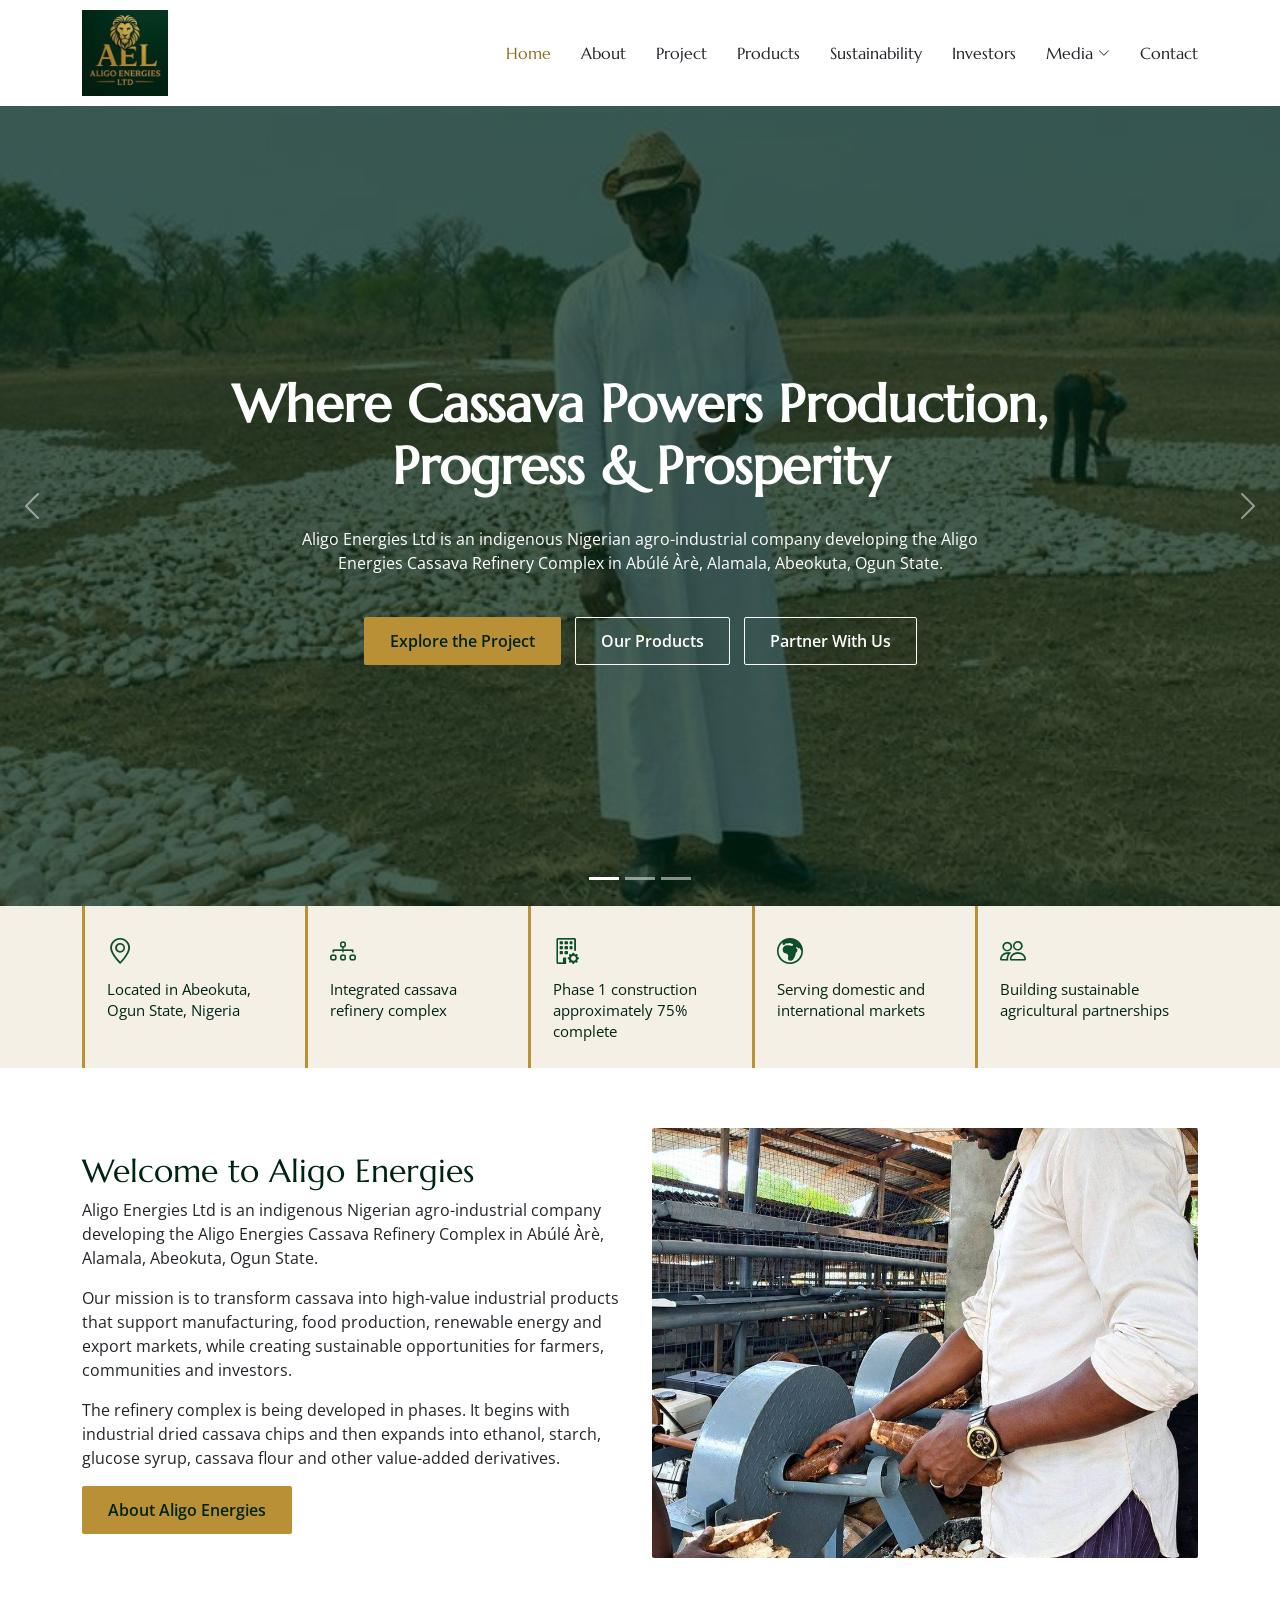
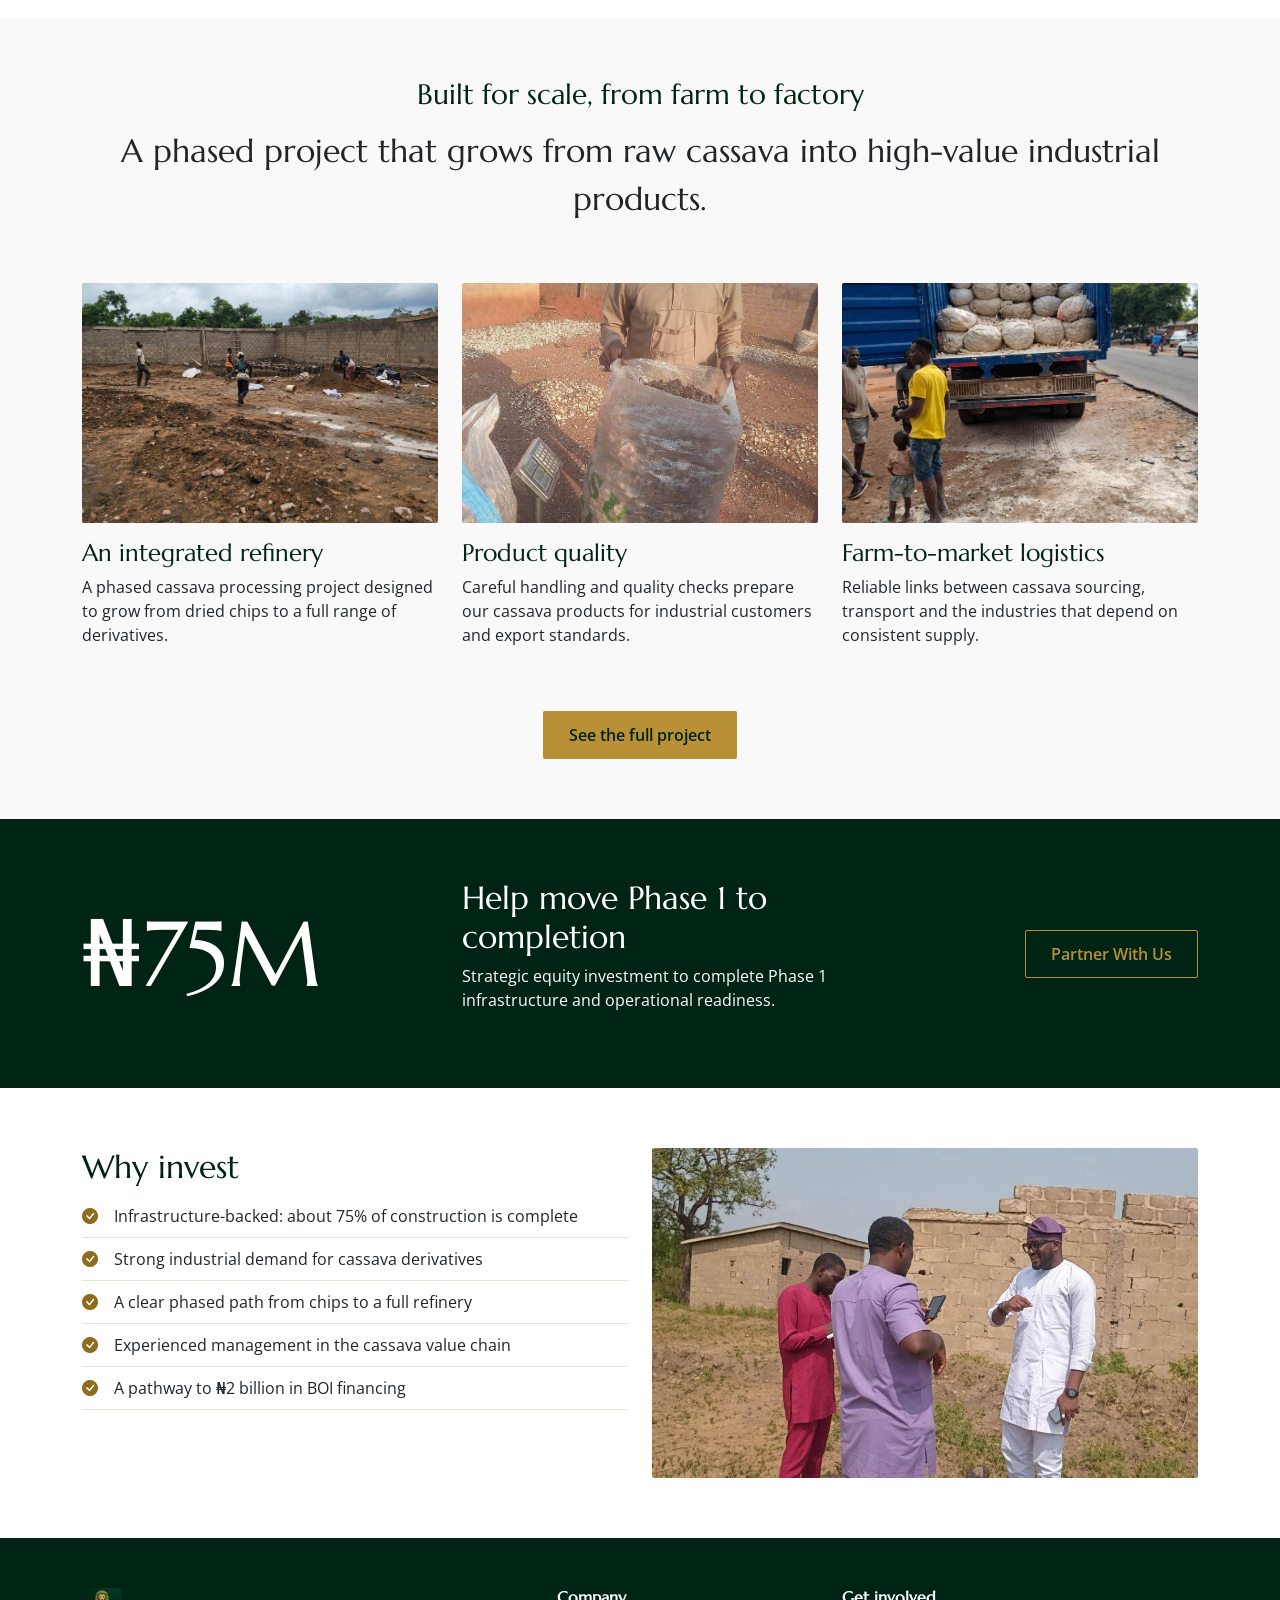
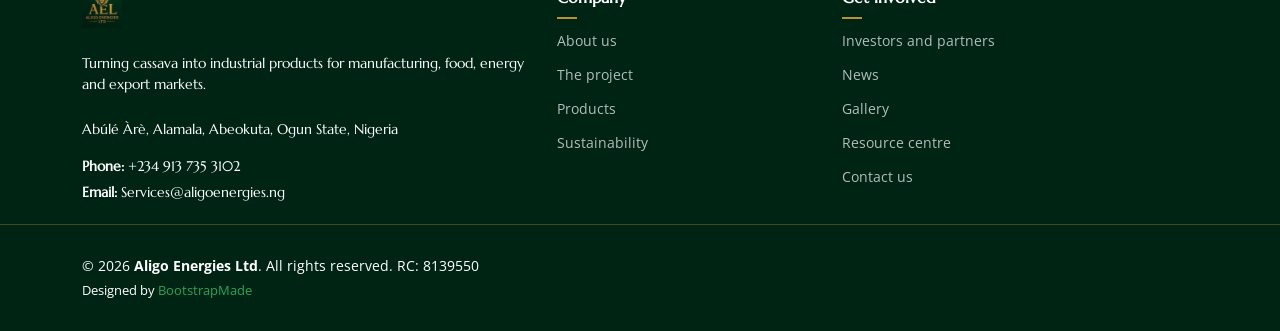
<file: index.html>
<!DOCTYPE html>
<html lang="en"><head><meta charset="utf-8"><meta content="width=device-width, initial-scale=1.0" name="viewport">
<title>Home | Aligo Energies Ltd</title><meta name="description" content="Aligo Energies Ltd: where cassava powers production, progress and prosperity.">
<link href="assets/img/favicon.jpeg" rel="icon"><link href="https://fonts.googleapis.com" rel="preconnect"><link href="https://fonts.gstatic.com" rel="preconnect" crossorigin>
<link href="https://fonts.googleapis.com/css2?family=Open+Sans:wght@300;400;500;600;700&family=Marcellus:wght@400&display=swap" rel="stylesheet">
<link href="assets/vendor/bootstrap/css/bootstrap.min.css" rel="stylesheet"><link href="assets/vendor/bootstrap-icons/bootstrap-icons.css" rel="stylesheet">
<link href="assets/vendor/aos/aos.css" rel="stylesheet"><link href="assets/vendor/swiper/swiper-bundle.min.css" rel="stylesheet"><link href="assets/vendor/glightbox/css/glightbox.min.css" rel="stylesheet">
<link href="assets/css/main.css" rel="stylesheet"><link href="assets/css/aligo.css" rel="stylesheet">
<!-- Template: AgriCulture by BootstrapMade.com | License: https://bootstrapmade.com/license/ -->
</head><body class="index-page">
<header id="header" class="header d-flex align-items-center sticky-top"><div class="container-fluid container-xl position-relative d-flex align-items-center justify-content-between">
<a href="index.html" class="logo d-flex align-items-center"><img src="assets/img/logo.jpeg" alt="Aligo Energies Ltd logo"></a>
<nav id="navmenu" class="navmenu"><ul><li><a href="index.html" class="active">Home</a></li><li><a href="about.html">About</a></li><li><a href="project.html">Project</a></li><li><a href="products.html">Products</a></li><li><a href="sustainability.html">Sustainability</a></li><li><a href="investors.html">Investors</a></li><li class="dropdown"><a href="#"><span>Media</span> <i class="bi bi-chevron-down toggle-dropdown"></i></a><ul><li><a href="news.html">News</a></li><li><a href="gallery.html">Gallery</a></li><li><a href="downloads.html">Downloads</a></li></ul></li><li><a href="contact.html">Contact</a></li></ul><i class="mobile-nav-toggle d-xl-none bi bi-list"></i></nav></div></header>
<main class="main">
<section id="hero" class="hero section dark-background"><div id="hero-carousel" class="carousel slide carousel-fade" data-bs-ride="carousel" data-bs-interval="6000"><div class="carousel-item active"><img src="assets/img/hero-harvest.jpg" alt=""><div class="carousel-container"><h2>Where Cassava Powers Production, Progress &amp; Prosperity</h2><p>Aligo Energies Ltd is an indigenous Nigerian agro-industrial company developing the Aligo Energies Cassava Refinery Complex in Abúlé Àrè, Alamala, Abeokuta, Ogun State.</p><div class="hero-btns"><a href="project.html" class="btn-aligo">Explore the Project</a><a href="products.html" class="btn-line text-white">Our Products</a><a href="investors.html" class="btn-line text-white">Partner With Us</a></div></div></div><div class="carousel-item"><img src="assets/img/gallery-bulldozer-work.jpg" alt=""><div class="carousel-container"><h2>Phase 1 construction is about 75% complete</h2><p>The foundation of the Aligo Energies Cassava Refinery Complex is already in the ground at our Abeokuta site.</p><div class="hero-btns"><a href="project.html" class="btn-aligo">Explore the Project</a><a href="products.html" class="btn-line text-white">Our Products</a><a href="investors.html" class="btn-line text-white">Partner With Us</a></div></div></div><div class="carousel-item"><img src="assets/img/gallery-chips-drying-floor.jpg" alt=""><div class="carousel-container"><h2>Industrial dried cassava chips, from farm to factory</h2><p>Consistent, standardised chips for ethanol producers, animal-feed makers and export markets.</p><div class="hero-btns"><a href="project.html" class="btn-aligo">Explore the Project</a><a href="products.html" class="btn-line text-white">Our Products</a><a href="investors.html" class="btn-line text-white">Partner With Us</a></div></div></div>
<a class="carousel-control-prev" href="#hero-carousel" role="button" data-bs-slide="prev"><span class="carousel-control-prev-icon bi bi-chevron-left" aria-hidden="true"></span></a>
<a class="carousel-control-next" href="#hero-carousel" role="button" data-bs-slide="next"><span class="carousel-control-next-icon bi bi-chevron-right" aria-hidden="true"></span></a><ol class="carousel-indicators"></ol></div></section>
<section class="stats glance"><div class="container"><div class="row row-cols-1 row-cols-md-2 row-cols-lg-5 g-0">
<div class="col"><div class="stat"><i class="bi bi-geo-alt"></i><span>Located in Abeokuta, Ogun State, Nigeria</span></div></div>
<div class="col"><div class="stat"><i class="bi bi-diagram-3"></i><span>Integrated cassava refinery complex</span></div></div>
<div class="col"><div class="stat"><i class="bi bi-building-gear"></i><span>Phase 1 construction approximately 75% complete</span></div></div>
<div class="col"><div class="stat"><i class="bi bi-globe-europe-africa"></i><span>Serving domestic and international markets</span></div></div>
<div class="col"><div class="stat"><i class="bi bi-people"></i><span>Building sustainable agricultural partnerships</span></div></div></div></div></section>
<section class="section"><div class="container"><div class="row gy-4 align-items-center">
<div class="col-lg-6" data-aos="fade-up"><h2>Welcome to Aligo Energies</h2>
<p>Aligo Energies Ltd is an indigenous Nigerian agro-industrial company developing the Aligo Energies Cassava Refinery Complex in Abúlé Àrè, Alamala, Abeokuta, Ogun State.</p>
<p>Our mission is to transform cassava into high-value industrial products that support manufacturing, food production, renewable energy and export markets, while creating sustainable opportunities for farmers, communities and investors.</p>
<p>The refinery complex is being developed in phases. It begins with industrial dried cassava chips and then expands into ethanol, starch, glucose syrup, cassava flour and other value-added derivatives.</p><a href="about.html" class="btn-aligo">About Aligo Energies</a></div>
<div class="col-lg-6" data-aos="fade-up" data-aos-delay="100"><img src="assets/img/about-site.jpg" class="photo h-tall" alt="Processing cassava at the Aligo Energies site"></div></div></div></section>
<section class="section light-background"><div class="container section-title" data-aos="fade-up"><h2>Built for scale, from farm to factory</h2><p>A phased project that grows from raw cassava into high-value industrial products.</p></div>
<div class="container"><div class="row gy-4">
<div class="col-lg-4"><img src="assets/img/gallery-construction-workers.jpg" class="photo h-card" alt="Workers at the construction site"><h4 class="mt-3">An integrated refinery</h4><p>A phased cassava processing project designed to grow from dried chips to a full range of derivatives.</p></div>
<div class="col-lg-4"><img src="assets/img/gallery-weighing-chips.jpg" class="photo h-card" alt="Weighing a bag of dried cassava chips"><h4 class="mt-3">Product quality</h4><p>Careful handling and quality checks prepare our cassava products for industrial customers and export standards.</p></div>
<div class="col-lg-4"><img src="assets/img/gallery-cassava-truck.jpg" class="photo h-card" alt="Truck loaded with bagged cassava chips"><h4 class="mt-3">Farm-to-market logistics</h4><p>Reliable links between cassava sourcing, transport and the industries that depend on consistent supply.</p></div></div>
<div class="text-center mt-5"><a href="project.html" class="btn-aligo">See the full project</a></div></div></section>
<section class="invest section dark-background"><div class="container"><div class="row gy-4 align-items-center"><div class="col-lg-4"><div class="big">₦75M</div></div>
<div class="col-lg-5"><h2>Help move Phase 1 to completion</h2><p>Strategic equity investment to complete Phase 1 infrastructure and operational readiness.</p></div>
<div class="col-lg-3 text-lg-end"><a href="investors.html" class="btn-line text-white">Partner With Us</a></div></div></div></section>
<section class="section"><div class="container"><div class="row gy-4"><div class="col-lg-6"><h2>Why invest</h2><ul class="check-list"><li>Infrastructure-backed: about 75% of construction is complete</li><li>Strong industrial demand for cassava derivatives</li><li>A clear phased path from chips to a full refinery</li><li>Experienced management in the cassava value chain</li><li>A pathway to ₦2 billion in BOI financing</li></ul></div>
<div class="col-lg-6"><img src="assets/img/gallery-site-discussion.jpg" class="photo h-mid" alt="Site discussion at the project site"></div></div></div></section></main>
<footer id="footer" class="footer dark-background"><div class="footer-top"><div class="container"><div class="row gy-4">
<div class="col-lg-5 col-md-12 footer-about"><a href="index.html" class="logo d-flex align-items-center"><img src="assets/img/logo.jpeg" alt="Aligo Energies Ltd logo" class="foot-logo"></a>
<p class="mt-3">Turning cassava into industrial products for manufacturing, food, energy and export markets.</p>
<div class="footer-contact pt-2"><p>Abúlé Àrè, Alamala, Abeokuta, Ogun State, Nigeria</p><p class="mt-3"><strong>Phone:</strong> <span>+234 913 735 3102</span></p><p><strong>Email:</strong> <span>Services@aligoenergies.ng</span></p></div></div>
<div class="col-lg-3 col-md-6 footer-links"><h4>Company</h4><ul><li><a href="about.html">About us</a></li><li><a href="project.html">The project</a></li><li><a href="products.html">Products</a></li><li><a href="sustainability.html">Sustainability</a></li></ul></div>
<div class="col-lg-4 col-md-6 footer-links"><h4>Get involved</h4><ul><li><a href="investors.html">Investors and partners</a></li><li><a href="news.html">News</a></li><li><a href="gallery.html">Gallery</a></li><li><a href="downloads.html">Resource centre</a></li><li><a href="contact.html">Contact us</a></li></ul></div>
</div></div></div>
<div class="copyright text-center"><div class="container d-flex flex-column flex-lg-row justify-content-center justify-content-lg-between align-items-center"><div class="d-flex flex-column align-items-center align-items-lg-start"><div>© 2026 <strong><span>Aligo Energies Ltd</span></strong>. All rights reserved. RC: 8139550</div>
<div class="credits"><!-- Keep this credit unless you buy the BootstrapMade license: https://bootstrapmade.com/license/ -->Designed by <a href="https://bootstrapmade.com/">BootstrapMade</a></div></div></div></div></footer>
<a href="#" id="scroll-top" class="scroll-top d-flex align-items-center justify-content-center"><i class="bi bi-arrow-up-short"></i></a><div id="preloader"></div>
<script src="assets/vendor/bootstrap/js/bootstrap.bundle.min.js"></script><script src="assets/vendor/aos/aos.js"></script><script src="assets/vendor/swiper/swiper-bundle.min.js"></script><script src="assets/vendor/glightbox/js/glightbox.min.js"></script><script src="assets/js/main.js"></script>
</body></html>
</file>
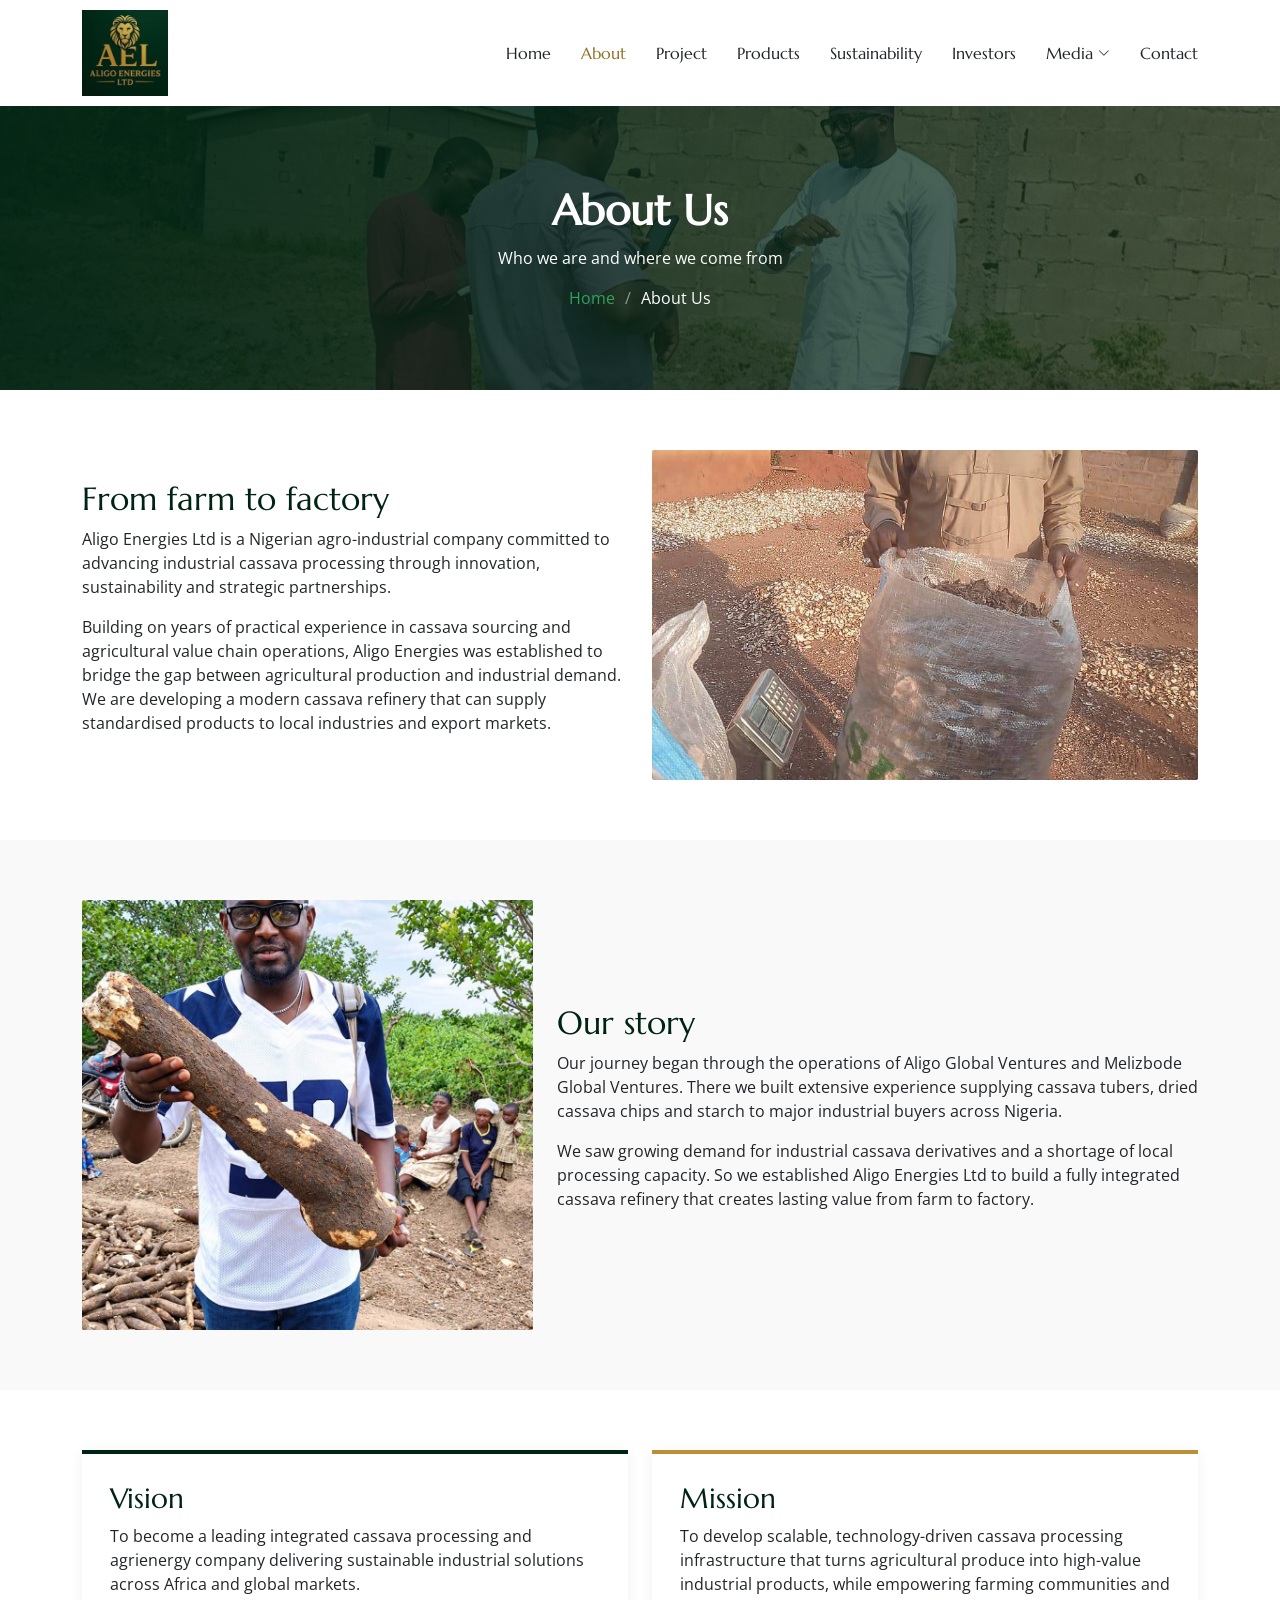
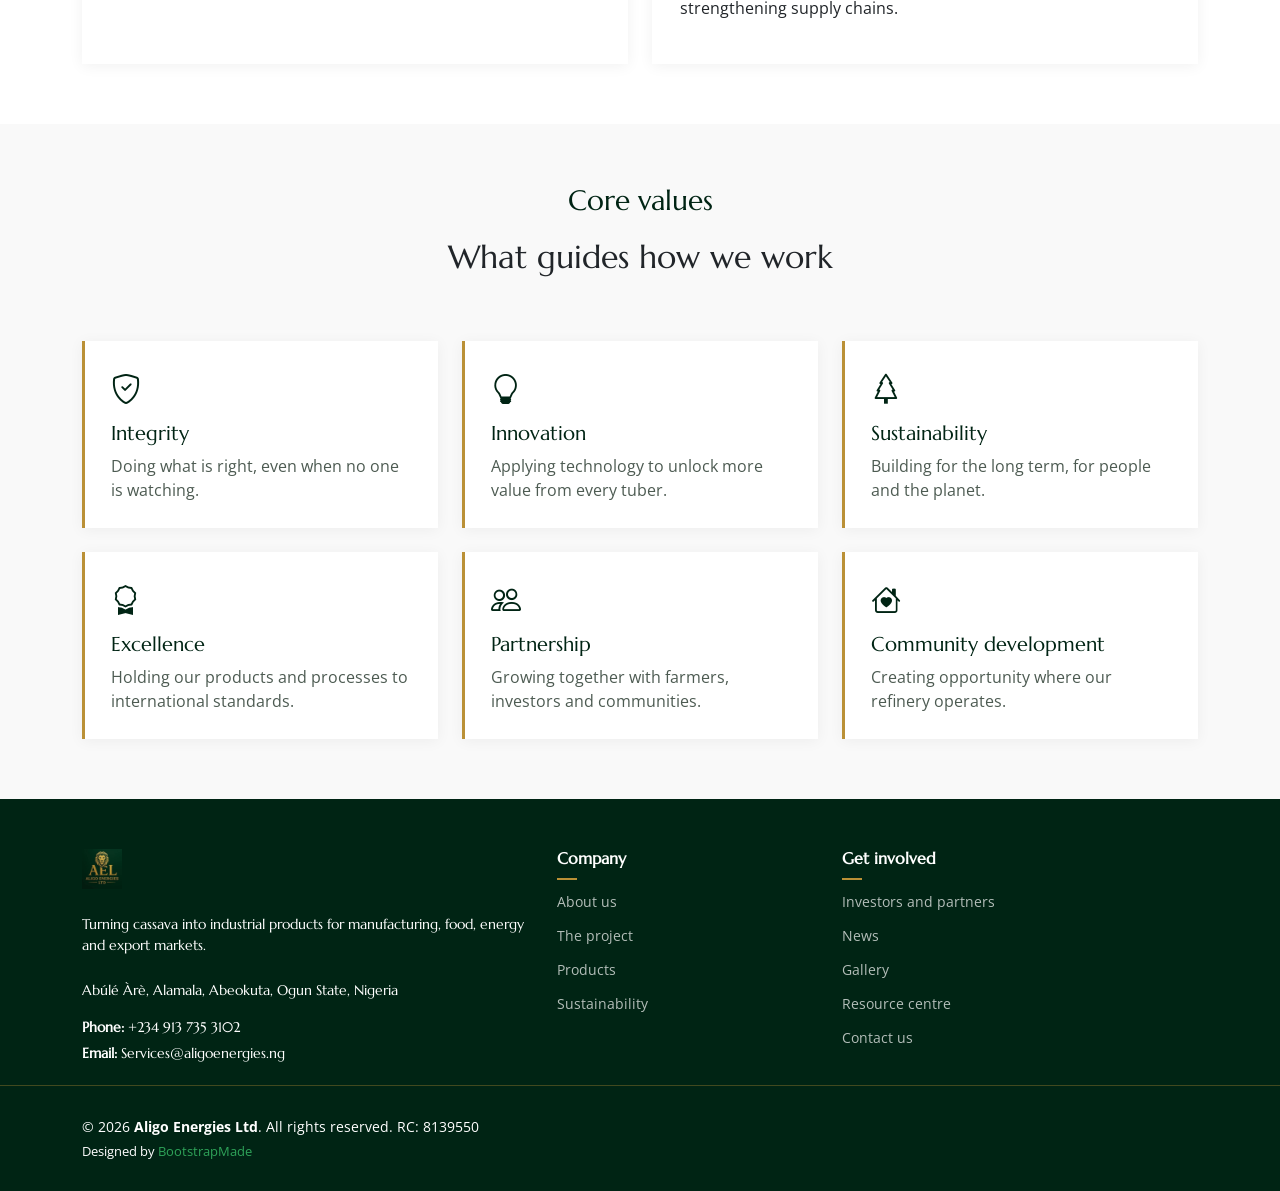
<file: about.html>
<!DOCTYPE html>
<html lang="en"><head><meta charset="utf-8"><meta content="width=device-width, initial-scale=1.0" name="viewport">
<title>About Us | Aligo Energies Ltd</title><meta name="description" content="Aligo Energies Ltd is a Nigerian agro-industrial company advancing industrial cassava processing.">
<link href="assets/img/favicon.jpeg" rel="icon"><link href="https://fonts.googleapis.com" rel="preconnect"><link href="https://fonts.gstatic.com" rel="preconnect" crossorigin>
<link href="https://fonts.googleapis.com/css2?family=Open+Sans:wght@300;400;500;600;700&family=Marcellus:wght@400&display=swap" rel="stylesheet">
<link href="assets/vendor/bootstrap/css/bootstrap.min.css" rel="stylesheet"><link href="assets/vendor/bootstrap-icons/bootstrap-icons.css" rel="stylesheet">
<link href="assets/vendor/aos/aos.css" rel="stylesheet"><link href="assets/vendor/swiper/swiper-bundle.min.css" rel="stylesheet"><link href="assets/vendor/glightbox/css/glightbox.min.css" rel="stylesheet">
<link href="assets/css/main.css" rel="stylesheet"><link href="assets/css/aligo.css" rel="stylesheet">
<!-- Template: AgriCulture by BootstrapMade.com | License: https://bootstrapmade.com/license/ -->
</head><body class="inner-page">
<header id="header" class="header d-flex align-items-center sticky-top"><div class="container-fluid container-xl position-relative d-flex align-items-center justify-content-between">
<a href="index.html" class="logo d-flex align-items-center"><img src="assets/img/logo.jpeg" alt="Aligo Energies Ltd logo"></a>
<nav id="navmenu" class="navmenu"><ul><li><a href="index.html">Home</a></li><li><a href="about.html" class="active">About</a></li><li><a href="project.html">Project</a></li><li><a href="products.html">Products</a></li><li><a href="sustainability.html">Sustainability</a></li><li><a href="investors.html">Investors</a></li><li class="dropdown"><a href="#"><span>Media</span> <i class="bi bi-chevron-down toggle-dropdown"></i></a><ul><li><a href="news.html">News</a></li><li><a href="gallery.html">Gallery</a></li><li><a href="downloads.html">Downloads</a></li></ul></li><li><a href="contact.html">Contact</a></li></ul><i class="mobile-nav-toggle d-xl-none bi bi-list"></i></nav></div></header>
<main class="main"><div class="page-title dark-background" style="background-image:url(assets/img/gallery-site-discussion.jpg);"><div class="container position-relative"><h1>About Us</h1><p>Who we are and where we come from</p><nav class="breadcrumbs"><ol><li><a href="index.html">Home</a></li><li class="current">About Us</li></ol></nav></div></div>
<section class="section"><div class="container"><div class="row gy-4 align-items-center"><div class="col-lg-6"><h2>From farm to factory</h2>
<p>Aligo Energies Ltd is a Nigerian agro-industrial company committed to advancing industrial cassava processing through innovation, sustainability and strategic partnerships.</p>
<p>Building on years of practical experience in cassava sourcing and agricultural value chain operations, Aligo Energies was established to bridge the gap between agricultural production and industrial demand. We are developing a modern cassava refinery that can supply standardised products to local industries and export markets.</p></div>
<div class="col-lg-6"><img src="assets/img/gallery-weighing-chips.jpg" class="photo h-mid" alt="Weighing dried cassava chips"></div></div></div></section>
<section class="section light-background"><div class="container"><div class="row gy-4 align-items-center"><div class="col-lg-5"><img src="assets/img/about-cassava-root.jpg" class="photo h-tall" alt="Holding a freshly harvested cassava root"></div>
<div class="col-lg-7"><h2>Our story</h2><p>Our journey began through the operations of Aligo Global Ventures and Melizbode Global Ventures. There we built extensive experience supplying cassava tubers, dried cassava chips and starch to major industrial buyers across Nigeria.</p>
<p>We saw growing demand for industrial cassava derivatives and a shortage of local processing capacity. So we established Aligo Energies Ltd to build a fully integrated cassava refinery that creates lasting value from farm to factory.</p></div></div></div></section>
<section class="section"><div class="container"><div class="row gy-4"><div class="col-md-6"><div class="phase"><h3>Vision</h3><p>To become a leading integrated cassava processing and agrienergy company delivering sustainable industrial solutions across Africa and global markets.</p></div></div>
<div class="col-md-6"><div class="phase next"><h3>Mission</h3><p>To develop scalable, technology-driven cassava processing infrastructure that turns agricultural produce into high-value industrial products, while empowering farming communities and strengthening supply chains.</p></div></div></div></div></section>
<section class="section light-background"><div class="container section-title" data-aos="fade-up"><h2>Core values</h2><p>What guides how we work</p></div><div class="container"><div class="row gy-4">
<div class="col-lg-4 col-md-6"><div class="item-box"><i class="bi bi-shield-check"></i><h4>Integrity</h4><p>Doing what is right, even when no one is watching.</p></div></div><div class="col-lg-4 col-md-6"><div class="item-box"><i class="bi bi-lightbulb"></i><h4>Innovation</h4><p>Applying technology to unlock more value from every tuber.</p></div></div><div class="col-lg-4 col-md-6"><div class="item-box"><i class="bi bi-tree"></i><h4>Sustainability</h4><p>Building for the long term, for people and the planet.</p></div></div>
<div class="col-lg-4 col-md-6"><div class="item-box"><i class="bi bi-award"></i><h4>Excellence</h4><p>Holding our products and processes to international standards.</p></div></div><div class="col-lg-4 col-md-6"><div class="item-box"><i class="bi bi-people"></i><h4>Partnership</h4><p>Growing together with farmers, investors and communities.</p></div></div><div class="col-lg-4 col-md-6"><div class="item-box"><i class="bi bi-house-heart"></i><h4>Community development</h4><p>Creating opportunity where our refinery operates.</p></div></div></div></div></section></main>
<footer id="footer" class="footer dark-background"><div class="footer-top"><div class="container"><div class="row gy-4">
<div class="col-lg-5 col-md-12 footer-about"><a href="index.html" class="logo d-flex align-items-center"><img src="assets/img/logo.jpeg" alt="Aligo Energies Ltd logo" class="foot-logo"></a>
<p class="mt-3">Turning cassava into industrial products for manufacturing, food, energy and export markets.</p>
<div class="footer-contact pt-2"><p>Abúlé Àrè, Alamala, Abeokuta, Ogun State, Nigeria</p><p class="mt-3"><strong>Phone:</strong> <span>+234 913 735 3102</span></p><p><strong>Email:</strong> <span>Services@aligoenergies.ng</span></p></div></div>
<div class="col-lg-3 col-md-6 footer-links"><h4>Company</h4><ul><li><a href="about.html">About us</a></li><li><a href="project.html">The project</a></li><li><a href="products.html">Products</a></li><li><a href="sustainability.html">Sustainability</a></li></ul></div>
<div class="col-lg-4 col-md-6 footer-links"><h4>Get involved</h4><ul><li><a href="investors.html">Investors and partners</a></li><li><a href="news.html">News</a></li><li><a href="gallery.html">Gallery</a></li><li><a href="downloads.html">Resource centre</a></li><li><a href="contact.html">Contact us</a></li></ul></div>
</div></div></div>
<div class="copyright text-center"><div class="container d-flex flex-column flex-lg-row justify-content-center justify-content-lg-between align-items-center"><div class="d-flex flex-column align-items-center align-items-lg-start"><div>© 2026 <strong><span>Aligo Energies Ltd</span></strong>. All rights reserved. RC: 8139550</div>
<div class="credits"><!-- Keep this credit unless you buy the BootstrapMade license: https://bootstrapmade.com/license/ -->Designed by <a href="https://bootstrapmade.com/">BootstrapMade</a></div></div></div></div></footer>
<a href="#" id="scroll-top" class="scroll-top d-flex align-items-center justify-content-center"><i class="bi bi-arrow-up-short"></i></a><div id="preloader"></div>
<script src="assets/vendor/bootstrap/js/bootstrap.bundle.min.js"></script><script src="assets/vendor/aos/aos.js"></script><script src="assets/vendor/swiper/swiper-bundle.min.js"></script><script src="assets/vendor/glightbox/js/glightbox.min.js"></script><script src="assets/js/main.js"></script>
</body></html>
</file>
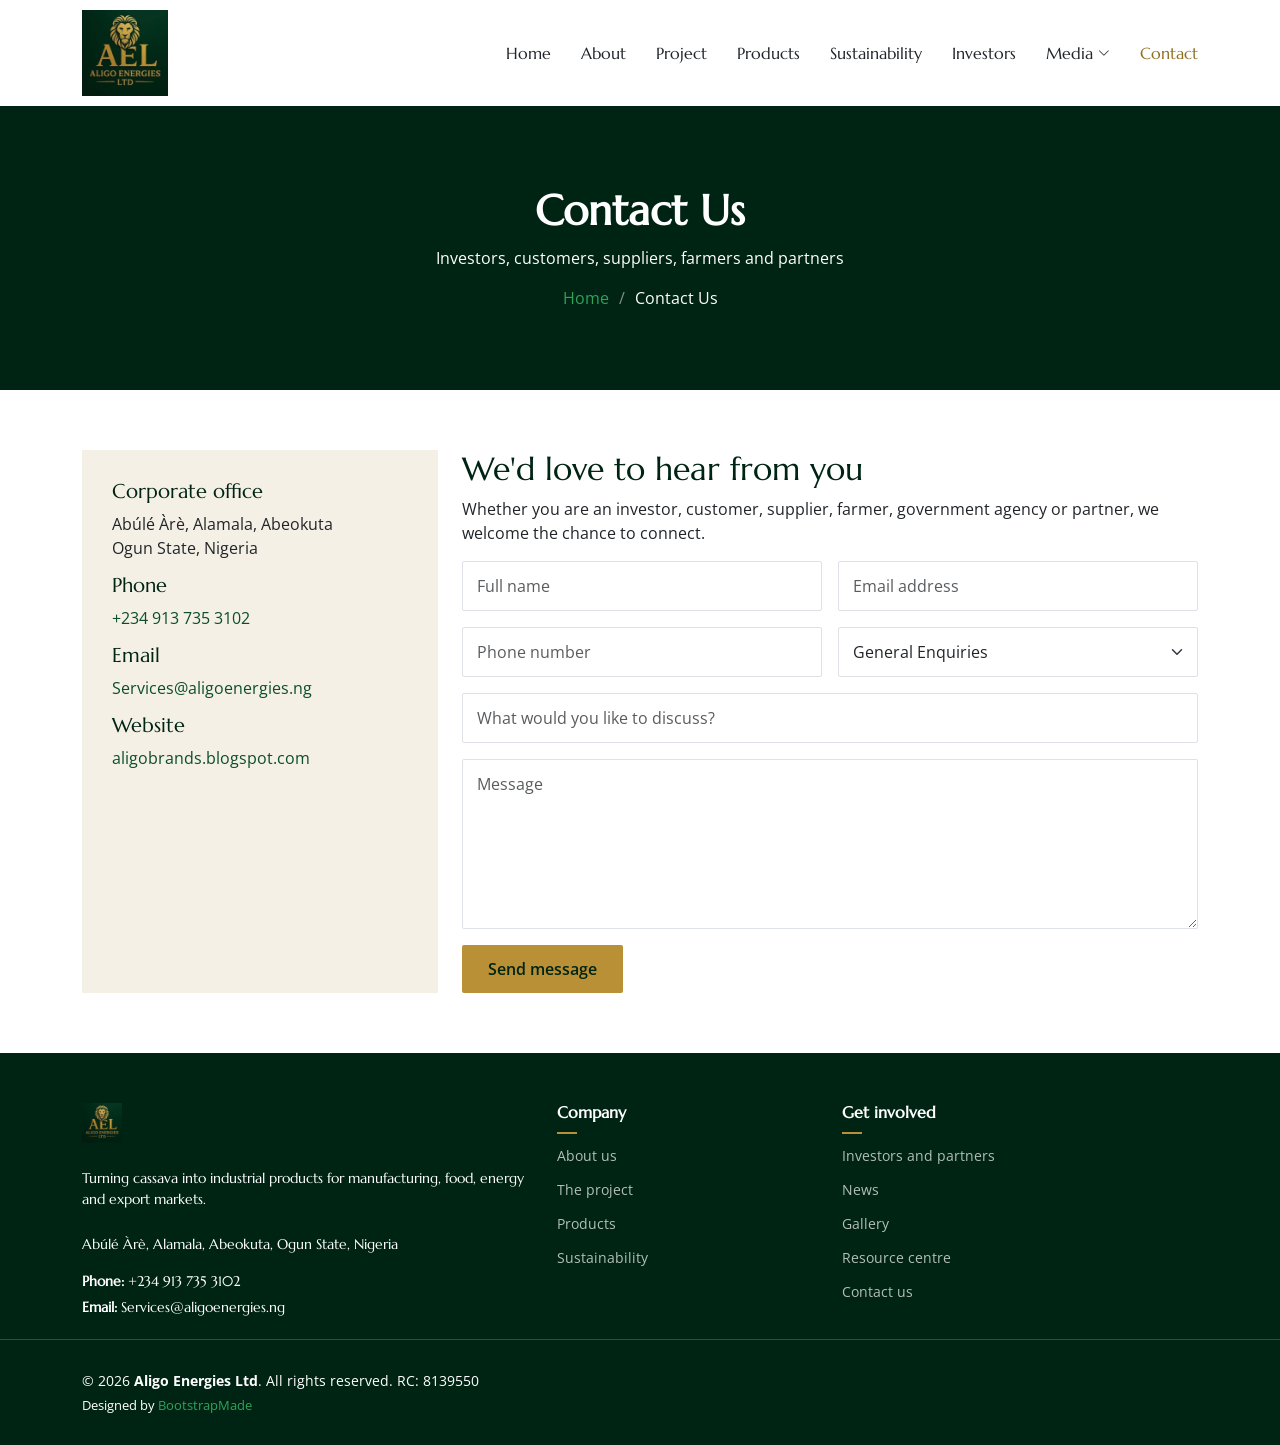
<file: contact.html>
<!DOCTYPE html>
<html lang="en"><head><meta charset="utf-8"><meta content="width=device-width, initial-scale=1.0" name="viewport">
<title>Contact Us | Aligo Energies Ltd</title><meta name="description" content="Contact Aligo Energies Ltd, Abeokuta, Ogun State.">
<link href="assets/img/favicon.jpeg" rel="icon"><link href="https://fonts.googleapis.com" rel="preconnect"><link href="https://fonts.gstatic.com" rel="preconnect" crossorigin>
<link href="https://fonts.googleapis.com/css2?family=Open+Sans:wght@300;400;500;600;700&family=Marcellus:wght@400&display=swap" rel="stylesheet">
<link href="assets/vendor/bootstrap/css/bootstrap.min.css" rel="stylesheet"><link href="assets/vendor/bootstrap-icons/bootstrap-icons.css" rel="stylesheet">
<link href="assets/vendor/aos/aos.css" rel="stylesheet"><link href="assets/vendor/swiper/swiper-bundle.min.css" rel="stylesheet"><link href="assets/vendor/glightbox/css/glightbox.min.css" rel="stylesheet">
<link href="assets/css/main.css" rel="stylesheet"><link href="assets/css/aligo.css" rel="stylesheet">
<!-- Template: AgriCulture by BootstrapMade.com | License: https://bootstrapmade.com/license/ -->
</head><body class="inner-page">
<header id="header" class="header d-flex align-items-center sticky-top"><div class="container-fluid container-xl position-relative d-flex align-items-center justify-content-between">
<a href="index.html" class="logo d-flex align-items-center"><img src="assets/img/logo.jpeg" alt="Aligo Energies Ltd logo"></a>
<nav id="navmenu" class="navmenu"><ul><li><a href="index.html">Home</a></li><li><a href="about.html">About</a></li><li><a href="project.html">Project</a></li><li><a href="products.html">Products</a></li><li><a href="sustainability.html">Sustainability</a></li><li><a href="investors.html">Investors</a></li><li class="dropdown"><a href="#"><span>Media</span> <i class="bi bi-chevron-down toggle-dropdown"></i></a><ul><li><a href="news.html">News</a></li><li><a href="gallery.html">Gallery</a></li><li><a href="downloads.html">Downloads</a></li></ul></li><li><a href="contact.html" class="active">Contact</a></li></ul><i class="mobile-nav-toggle d-xl-none bi bi-list"></i></nav></div></header>
<main class="main"><div class="page-title dark-background plain" ><div class="container position-relative"><h1>Contact Us</h1><p>Investors, customers, suppliers, farmers and partners</p><nav class="breadcrumbs"><ol><li><a href="index.html">Home</a></li><li class="current">Contact Us</li></ol></nav></div></div><section class="section"><div class="container"><div class="row gy-4">
<div class="col-lg-4"><div class="contact-card"><h4>Corporate office</h4><p>Abúlé Àrè, Alamala, Abeokuta<br>Ogun State, Nigeria</p><h4>Phone</h4><p><a href="tel:+2349137353102">+234 913 735 3102</a></p><h4>Email</h4><p><a href="mailto:Services@aligoenergies.ng">Services@aligoenergies.ng</a></p><h4>Website</h4><p><a href="https://aligobrands.blogspot.com">aligobrands.blogspot.com</a></p></div></div>
<div class="col-lg-8"><h2>We'd love to hear from you</h2><p>Whether you are an investor, customer, supplier, farmer, government agency or partner, we welcome the chance to connect.</p>
<div id="sent" class="sent-msg d-none" role="status" aria-live="polite">Thank you. We have received your message and will reply soon.</div>
<form name="contact" id="contactForm" method="POST"><input type="checkbox" name="botcheck" class="d-none" tabindex="-1" autocomplete="off">
<div class="row g-3"><div class="col-md-6"><input class="form-control" name="name" placeholder="Full name" autocomplete="name" required></div><div class="col-md-6"><input class="form-control" type="email" name="email" placeholder="Email address" autocomplete="email" required></div>
<div class="col-md-6"><input class="form-control" type="tel" name="phone" placeholder="Phone number" autocomplete="tel"></div><div class="col-md-6"><select class="form-select" name="category" aria-label="Inquiry category"><option>General Enquiries</option><option>Investor Relations</option><option>Partnership Opportunities</option><option>Product Sales</option><option>Farmer Registration</option><option>Procurement</option><option>Media &amp; Public Relations</option></select></div>
<div class="col-12"><input class="form-control" name="subject" placeholder="What would you like to discuss?" maxlength="140"></div><div class="col-12"><textarea class="form-control" name="message" rows="6" placeholder="Message" required></textarea></div>
<div class="col-12"><button class="btn-aligo" type="submit">Send message</button></div></div></form></div></div></div></section>
<script>
(function () {
  // Prefill the subject when arriving from the Downloads page (?doc=...)
  var p = new URLSearchParams(location.search);
  var d = p.get("doc");
  if (d) { var s = document.querySelector('[name=subject]'); if (s) s.value = "Request for: " + d; }

  // Web3Forms: add a second key (another email) to notify two inboxes.
  var ACCESS_KEYS = ['ae2dae35-ca38-4f1c-8439-a592c85c8711', 'PASTE_ACCESS_KEY_FOR_EMAIL_2'];

  var form = document.getElementById('contactForm');
  var status = document.getElementById('sent');
  var btn = form.querySelector('button[type="submit"]');
  var okText = 'Thank you. We have received your message and will reply soon.';
  var errText = 'Sorry, your message could not be sent. Please email us at Services@aligoenergies.ng or call +234 913 735 3102.';

  function show(ok, text) {
    status.textContent = text;
    status.classList.remove('d-none');
    status.style.cssText = ok ? '' : 'background:#fbeaea;color:#8a1f1f;border-color:#efc4c4;';
  }

  form.addEventListener('submit', function (e) {
    e.preventDefault();
    var keys = ACCESS_KEYS.filter(function (k) { return k && k.indexOf('PASTE_') !== 0; });
    if (!keys.length) { show(false, errText); return; }

    var label = btn.textContent;
    btn.disabled = true; btn.textContent = 'Sending…';
    var f = Object.fromEntries(new FormData(form));
    var payload = {
      name: f.name, email: f.email, phone: f.phone, category: f.category,
      inquiry_subject: f.subject, message: f.message, botcheck: f.botcheck || '',
      from_name: 'Aligo Energies Website', replyto: f.email,
      subject: 'Aligo Energies website: ' + (f.category || 'Enquiry') + (f.subject ? ' - ' + f.subject : '')
    };

    Promise.all(keys.map(function (k) {
      return fetch('https://api.web3forms.com/submit', {
        method: 'POST',
        headers: { 'Content-Type': 'application/json', 'Accept': 'application/json' },
        body: JSON.stringify(Object.assign({ access_key: k }, payload))
      }).then(function (r) { return r.json(); }).catch(function () { return { success: false }; });
    })).then(function (results) {
      if (!results.some(function (r) { return r && r.success; })) throw new Error('failed');
      show(true, okText);
      form.reset();
    }).catch(function () {
      show(false, errText);
    }).then(function () { btn.disabled = false; btn.textContent = label; });
  });
})();
</script></main>
<footer id="footer" class="footer dark-background"><div class="footer-top"><div class="container"><div class="row gy-4">
<div class="col-lg-5 col-md-12 footer-about"><a href="index.html" class="logo d-flex align-items-center"><img src="assets/img/logo.jpeg" alt="Aligo Energies Ltd logo" class="foot-logo"></a>
<p class="mt-3">Turning cassava into industrial products for manufacturing, food, energy and export markets.</p>
<div class="footer-contact pt-2"><p>Abúlé Àrè, Alamala, Abeokuta, Ogun State, Nigeria</p><p class="mt-3"><strong>Phone:</strong> <span>+234 913 735 3102</span></p><p><strong>Email:</strong> <span>Services@aligoenergies.ng</span></p></div></div>
<div class="col-lg-3 col-md-6 footer-links"><h4>Company</h4><ul><li><a href="about.html">About us</a></li><li><a href="project.html">The project</a></li><li><a href="products.html">Products</a></li><li><a href="sustainability.html">Sustainability</a></li></ul></div>
<div class="col-lg-4 col-md-6 footer-links"><h4>Get involved</h4><ul><li><a href="investors.html">Investors and partners</a></li><li><a href="news.html">News</a></li><li><a href="gallery.html">Gallery</a></li><li><a href="downloads.html">Resource centre</a></li><li><a href="contact.html">Contact us</a></li></ul></div>
</div></div></div>
<div class="copyright text-center"><div class="container d-flex flex-column flex-lg-row justify-content-center justify-content-lg-between align-items-center"><div class="d-flex flex-column align-items-center align-items-lg-start"><div>© 2026 <strong><span>Aligo Energies Ltd</span></strong>. All rights reserved. RC: 8139550</div>
<div class="credits"><!-- Keep this credit unless you buy the BootstrapMade license: https://bootstrapmade.com/license/ -->Designed by <a href="https://bootstrapmade.com/">BootstrapMade</a></div></div></div></div></footer>
<a href="#" id="scroll-top" class="scroll-top d-flex align-items-center justify-content-center"><i class="bi bi-arrow-up-short"></i></a><div id="preloader"></div>
<script src="assets/vendor/bootstrap/js/bootstrap.bundle.min.js"></script><script src="assets/vendor/aos/aos.js"></script><script src="assets/vendor/swiper/swiper-bundle.min.js"></script><script src="assets/vendor/glightbox/js/glightbox.min.js"></script><script src="assets/js/main.js"></script>
</body></html>
</file>
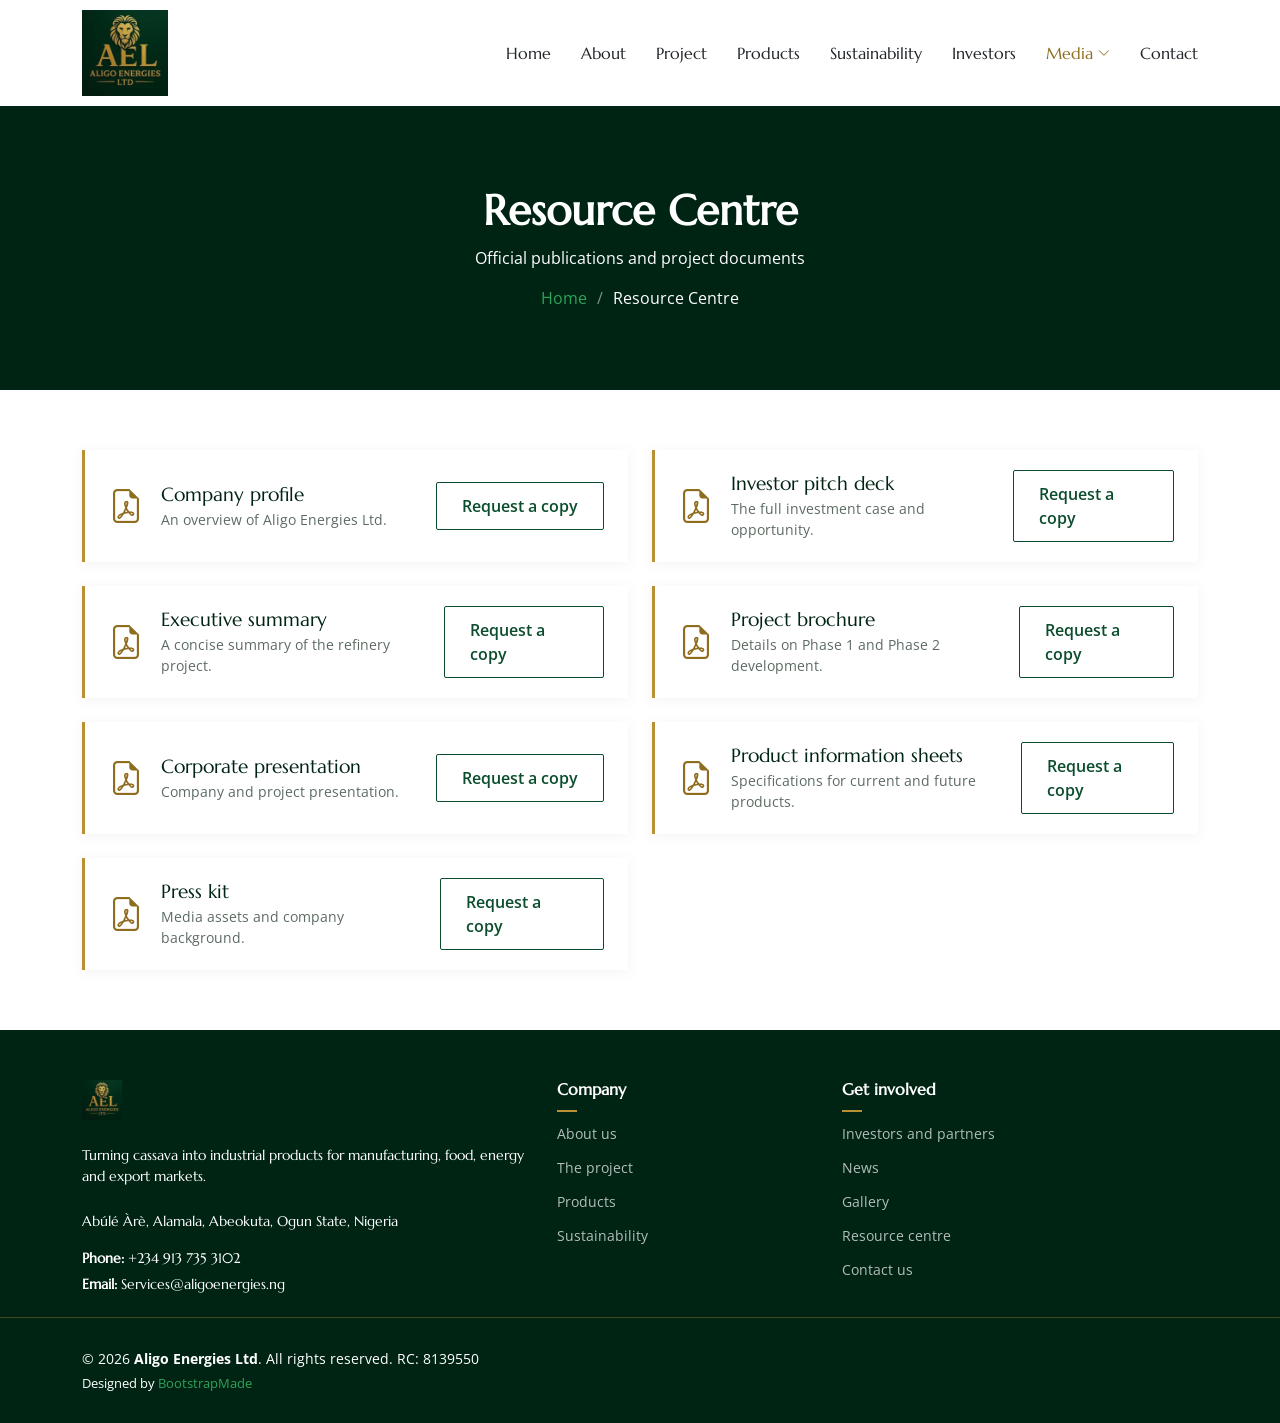
<file: downloads.html>
<!DOCTYPE html>
<html lang="en"><head><meta charset="utf-8"><meta content="width=device-width, initial-scale=1.0" name="viewport">
<title>Resource Centre | Aligo Energies Ltd</title><meta name="description" content="Company publications and project documents.">
<link href="assets/img/favicon.jpeg" rel="icon"><link href="https://fonts.googleapis.com" rel="preconnect"><link href="https://fonts.gstatic.com" rel="preconnect" crossorigin>
<link href="https://fonts.googleapis.com/css2?family=Open+Sans:wght@300;400;500;600;700&family=Marcellus:wght@400&display=swap" rel="stylesheet">
<link href="assets/vendor/bootstrap/css/bootstrap.min.css" rel="stylesheet"><link href="assets/vendor/bootstrap-icons/bootstrap-icons.css" rel="stylesheet">
<link href="assets/vendor/aos/aos.css" rel="stylesheet"><link href="assets/vendor/swiper/swiper-bundle.min.css" rel="stylesheet"><link href="assets/vendor/glightbox/css/glightbox.min.css" rel="stylesheet">
<link href="assets/css/main.css" rel="stylesheet"><link href="assets/css/aligo.css" rel="stylesheet">
<!-- Template: AgriCulture by BootstrapMade.com | License: https://bootstrapmade.com/license/ -->
</head><body class="inner-page">
<header id="header" class="header d-flex align-items-center sticky-top"><div class="container-fluid container-xl position-relative d-flex align-items-center justify-content-between">
<a href="index.html" class="logo d-flex align-items-center"><img src="assets/img/logo.jpeg" alt="Aligo Energies Ltd logo"></a>
<nav id="navmenu" class="navmenu"><ul><li><a href="index.html">Home</a></li><li><a href="about.html">About</a></li><li><a href="project.html">Project</a></li><li><a href="products.html">Products</a></li><li><a href="sustainability.html">Sustainability</a></li><li><a href="investors.html">Investors</a></li><li class="dropdown"><a href="#" class="active"><span>Media</span> <i class="bi bi-chevron-down toggle-dropdown"></i></a><ul><li><a href="news.html">News</a></li><li><a href="gallery.html">Gallery</a></li><li><a href="downloads.html" class="active">Downloads</a></li></ul></li><li><a href="contact.html">Contact</a></li></ul><i class="mobile-nav-toggle d-xl-none bi bi-list"></i></nav></div></header>
<main class="main"><div class="page-title dark-background plain" ><div class="container position-relative"><h1>Resource Centre</h1><p>Official publications and project documents</p><nav class="breadcrumbs"><ol><li><a href="index.html">Home</a></li><li class="current">Resource Centre</li></ol></nav></div></div><section class="section"><div class="container"><div class="row gy-4"><div class="col-lg-6"><div class="doc"><i class="bi bi-file-earmark-pdf big"></i><div class="flex-grow-1"><h4>Company profile</h4><p>An overview of Aligo Energies Ltd.</p></div><a href="contact.html?doc=Company+profile" class="btn-line">Request a copy</a></div></div><div class="col-lg-6"><div class="doc"><i class="bi bi-file-earmark-pdf big"></i><div class="flex-grow-1"><h4>Investor pitch deck</h4><p>The full investment case and opportunity.</p></div><a href="contact.html?doc=Investor+pitch+deck" class="btn-line">Request a copy</a></div></div><div class="col-lg-6"><div class="doc"><i class="bi bi-file-earmark-pdf big"></i><div class="flex-grow-1"><h4>Executive summary</h4><p>A concise summary of the refinery project.</p></div><a href="contact.html?doc=Executive+summary" class="btn-line">Request a copy</a></div></div><div class="col-lg-6"><div class="doc"><i class="bi bi-file-earmark-pdf big"></i><div class="flex-grow-1"><h4>Project brochure</h4><p>Details on Phase 1 and Phase 2 development.</p></div><a href="contact.html?doc=Project+brochure" class="btn-line">Request a copy</a></div></div><div class="col-lg-6"><div class="doc"><i class="bi bi-file-earmark-pdf big"></i><div class="flex-grow-1"><h4>Corporate presentation</h4><p>Company and project presentation.</p></div><a href="contact.html?doc=Corporate+presentation" class="btn-line">Request a copy</a></div></div><div class="col-lg-6"><div class="doc"><i class="bi bi-file-earmark-pdf big"></i><div class="flex-grow-1"><h4>Product information sheets</h4><p>Specifications for current and future products.</p></div><a href="contact.html?doc=Product+information+sheets" class="btn-line">Request a copy</a></div></div><div class="col-lg-6"><div class="doc"><i class="bi bi-file-earmark-pdf big"></i><div class="flex-grow-1"><h4>Press kit</h4><p>Media assets and company background.</p></div><a href="contact.html?doc=Press+kit" class="btn-line">Request a copy</a></div></div></div></div></section></main>
<footer id="footer" class="footer dark-background"><div class="footer-top"><div class="container"><div class="row gy-4">
<div class="col-lg-5 col-md-12 footer-about"><a href="index.html" class="logo d-flex align-items-center"><img src="assets/img/logo.jpeg" alt="Aligo Energies Ltd logo" class="foot-logo"></a>
<p class="mt-3">Turning cassava into industrial products for manufacturing, food, energy and export markets.</p>
<div class="footer-contact pt-2"><p>Abúlé Àrè, Alamala, Abeokuta, Ogun State, Nigeria</p><p class="mt-3"><strong>Phone:</strong> <span>+234 913 735 3102</span></p><p><strong>Email:</strong> <span>Services@aligoenergies.ng</span></p></div></div>
<div class="col-lg-3 col-md-6 footer-links"><h4>Company</h4><ul><li><a href="about.html">About us</a></li><li><a href="project.html">The project</a></li><li><a href="products.html">Products</a></li><li><a href="sustainability.html">Sustainability</a></li></ul></div>
<div class="col-lg-4 col-md-6 footer-links"><h4>Get involved</h4><ul><li><a href="investors.html">Investors and partners</a></li><li><a href="news.html">News</a></li><li><a href="gallery.html">Gallery</a></li><li><a href="downloads.html">Resource centre</a></li><li><a href="contact.html">Contact us</a></li></ul></div>
</div></div></div>
<div class="copyright text-center"><div class="container d-flex flex-column flex-lg-row justify-content-center justify-content-lg-between align-items-center"><div class="d-flex flex-column align-items-center align-items-lg-start"><div>© 2026 <strong><span>Aligo Energies Ltd</span></strong>. All rights reserved. RC: 8139550</div>
<div class="credits"><!-- Keep this credit unless you buy the BootstrapMade license: https://bootstrapmade.com/license/ -->Designed by <a href="https://bootstrapmade.com/">BootstrapMade</a></div></div></div></div></footer>
<a href="#" id="scroll-top" class="scroll-top d-flex align-items-center justify-content-center"><i class="bi bi-arrow-up-short"></i></a><div id="preloader"></div>
<script src="assets/vendor/bootstrap/js/bootstrap.bundle.min.js"></script><script src="assets/vendor/aos/aos.js"></script><script src="assets/vendor/swiper/swiper-bundle.min.js"></script><script src="assets/vendor/glightbox/js/glightbox.min.js"></script><script src="assets/js/main.js"></script>
</body></html>
</file>
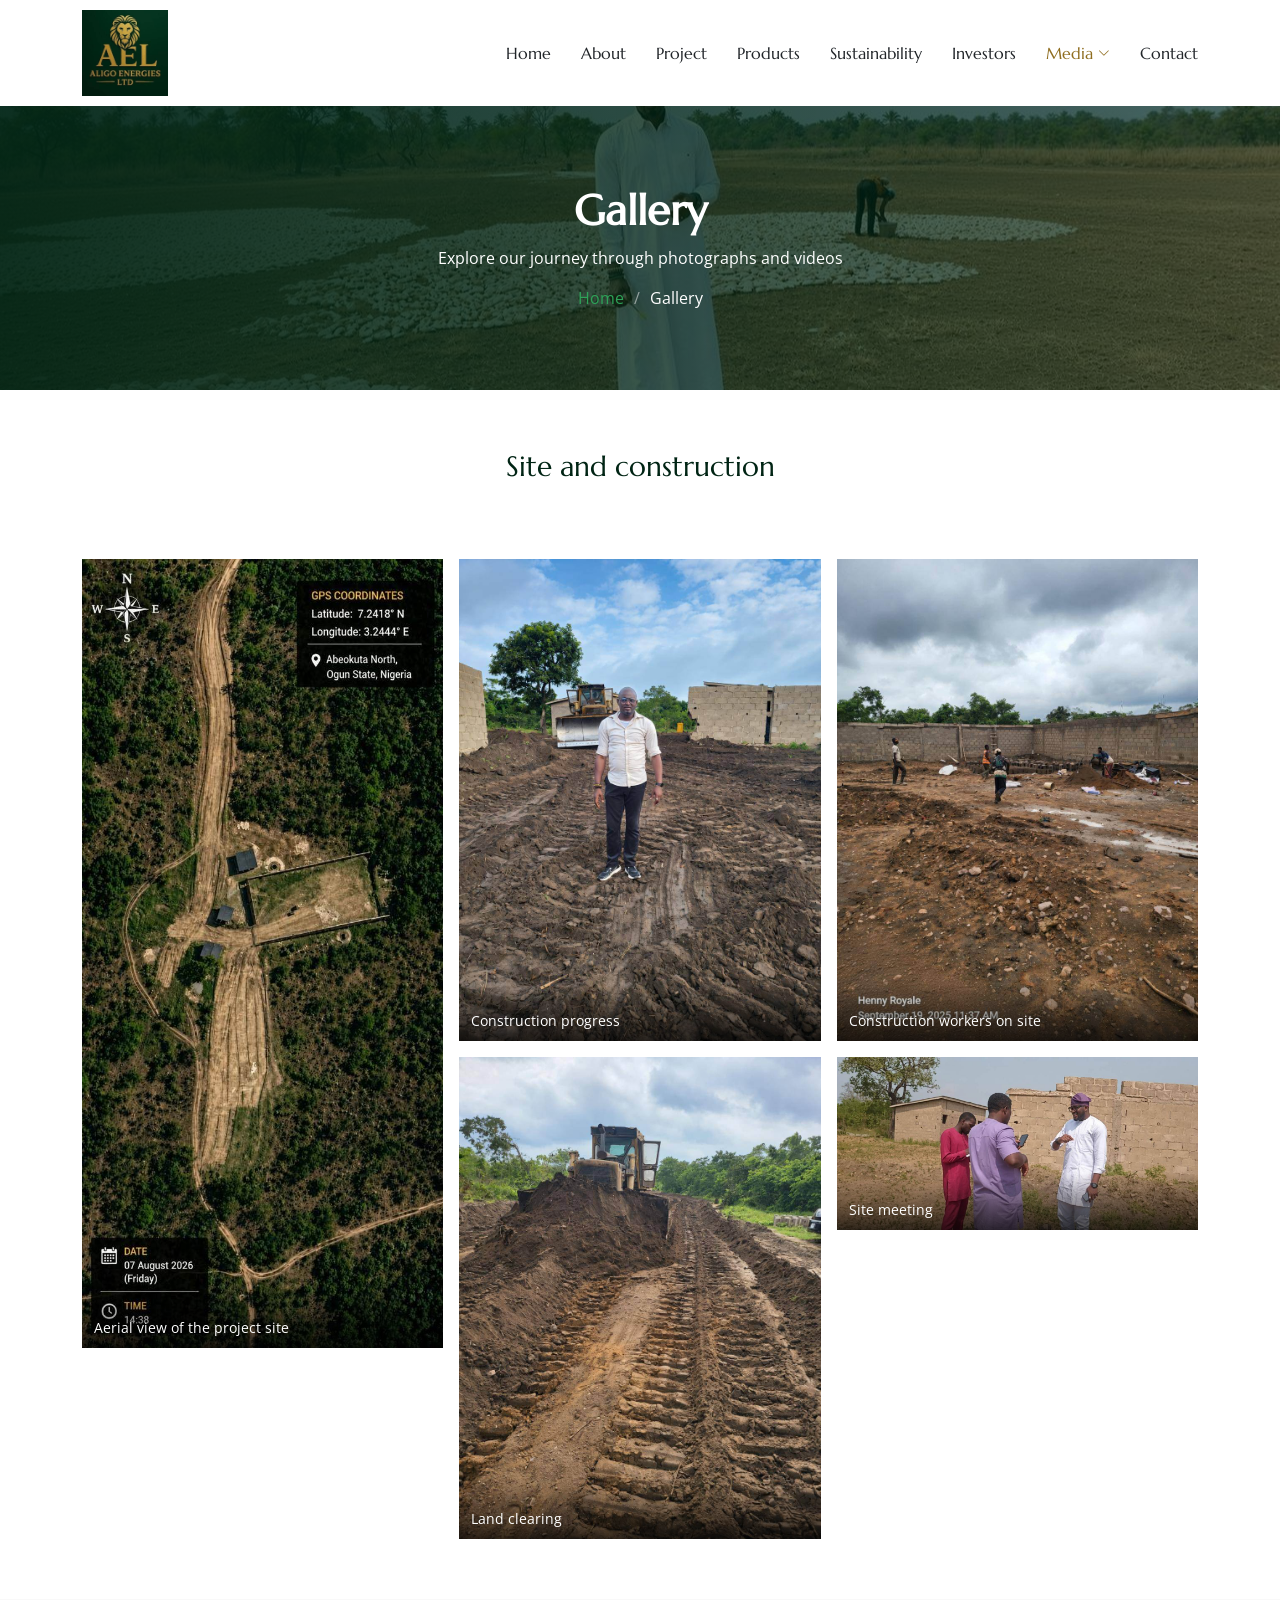
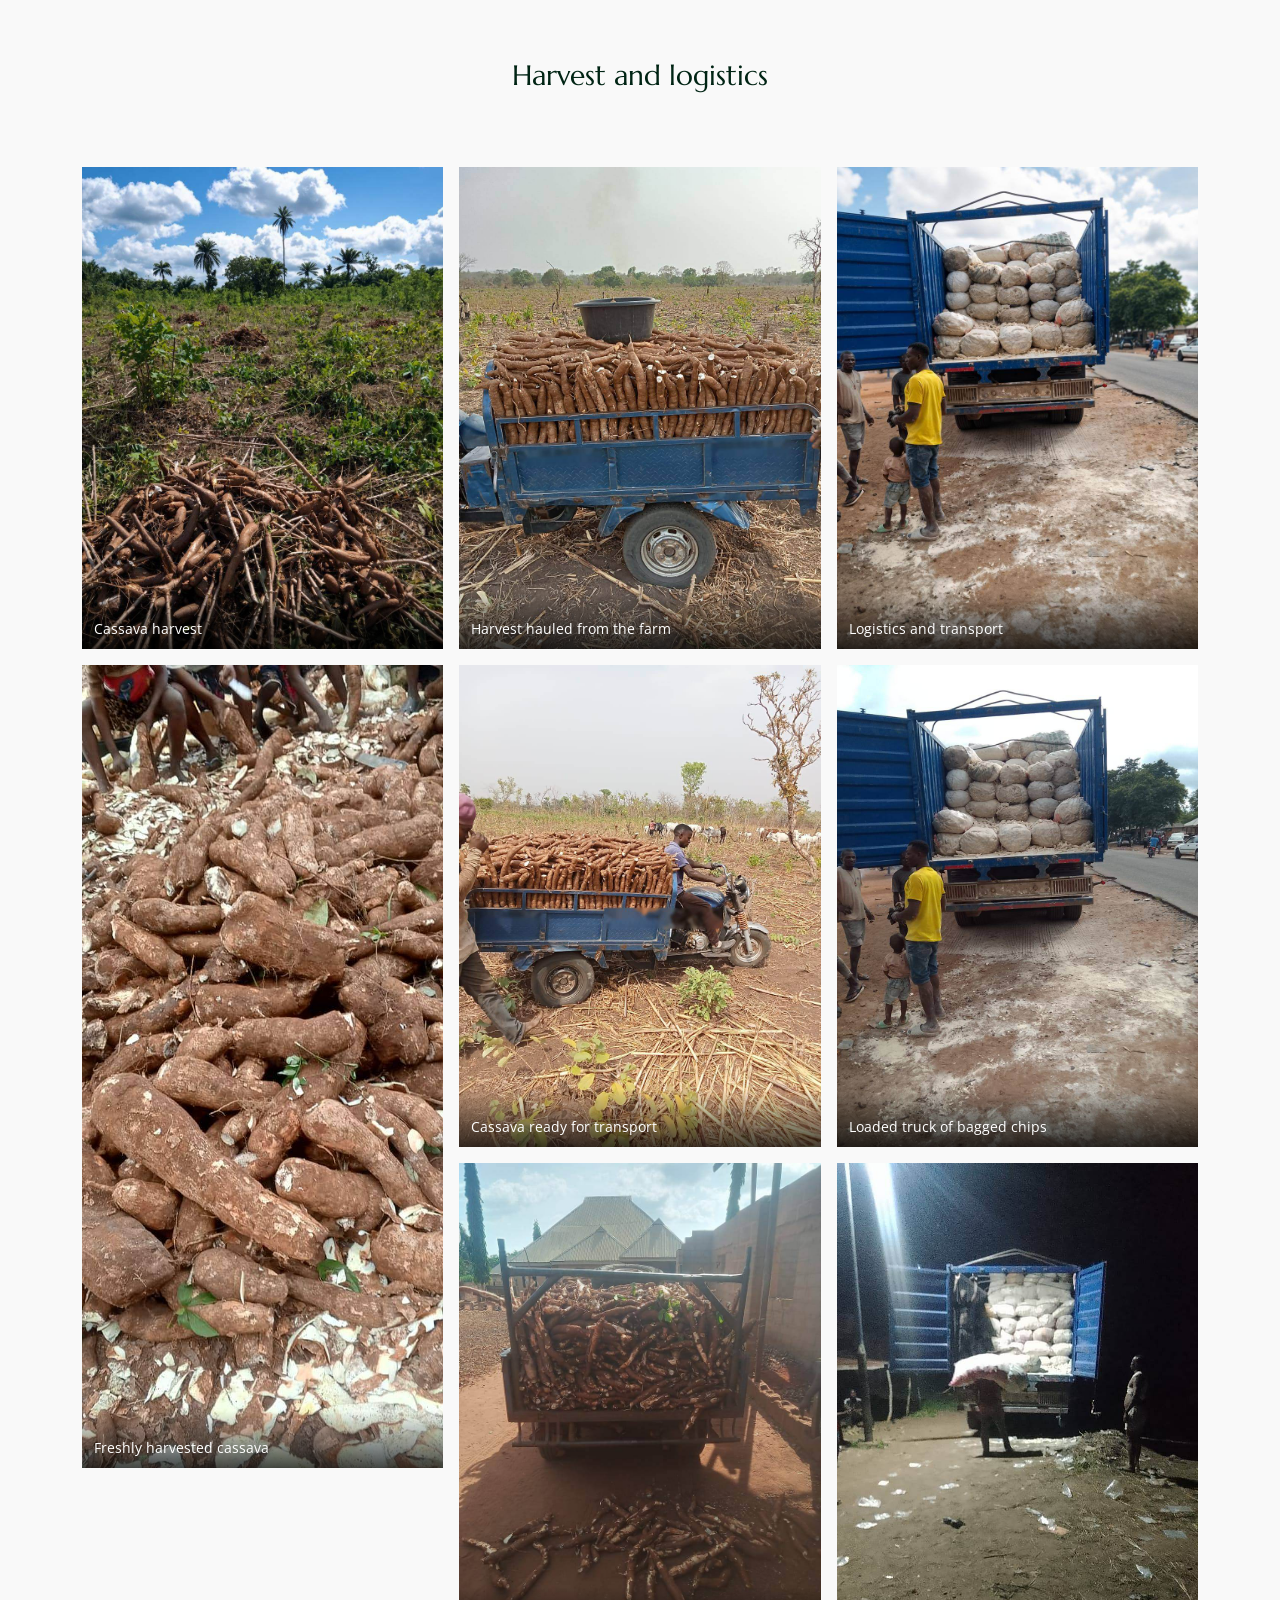
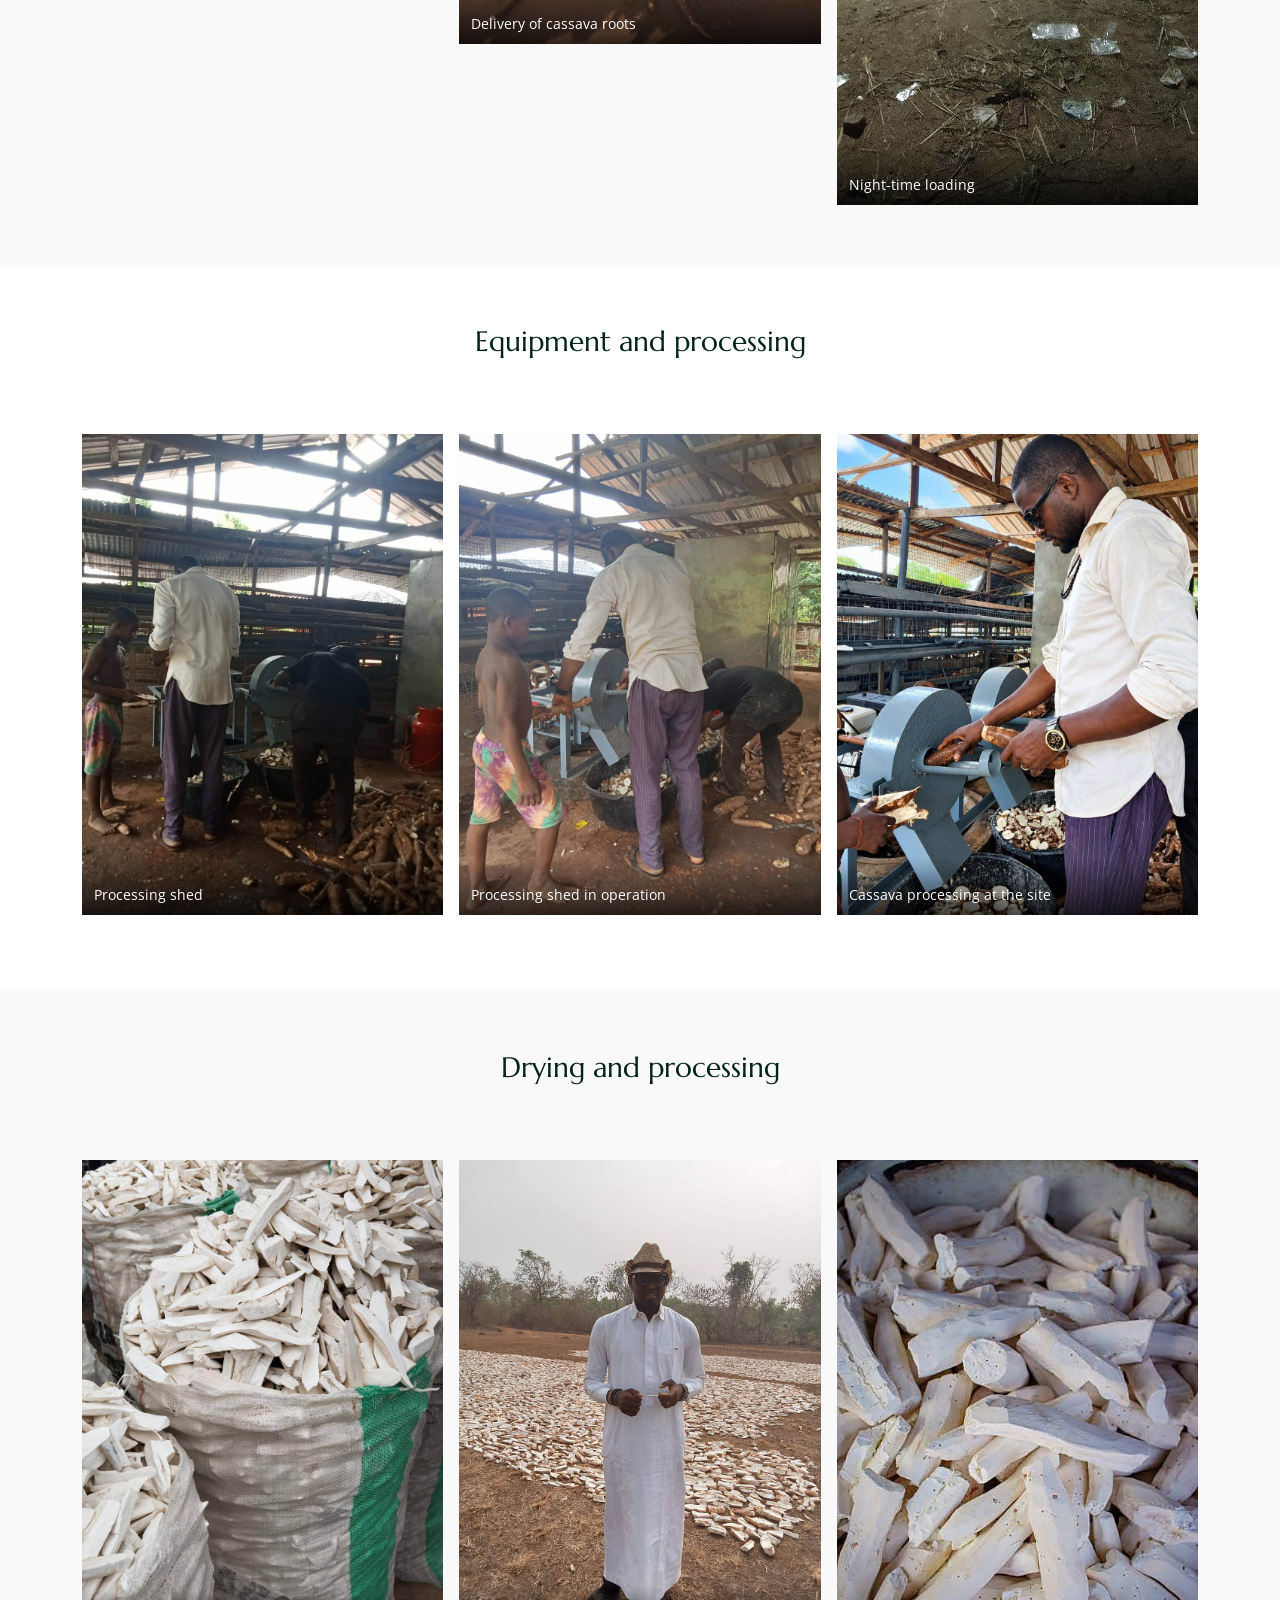
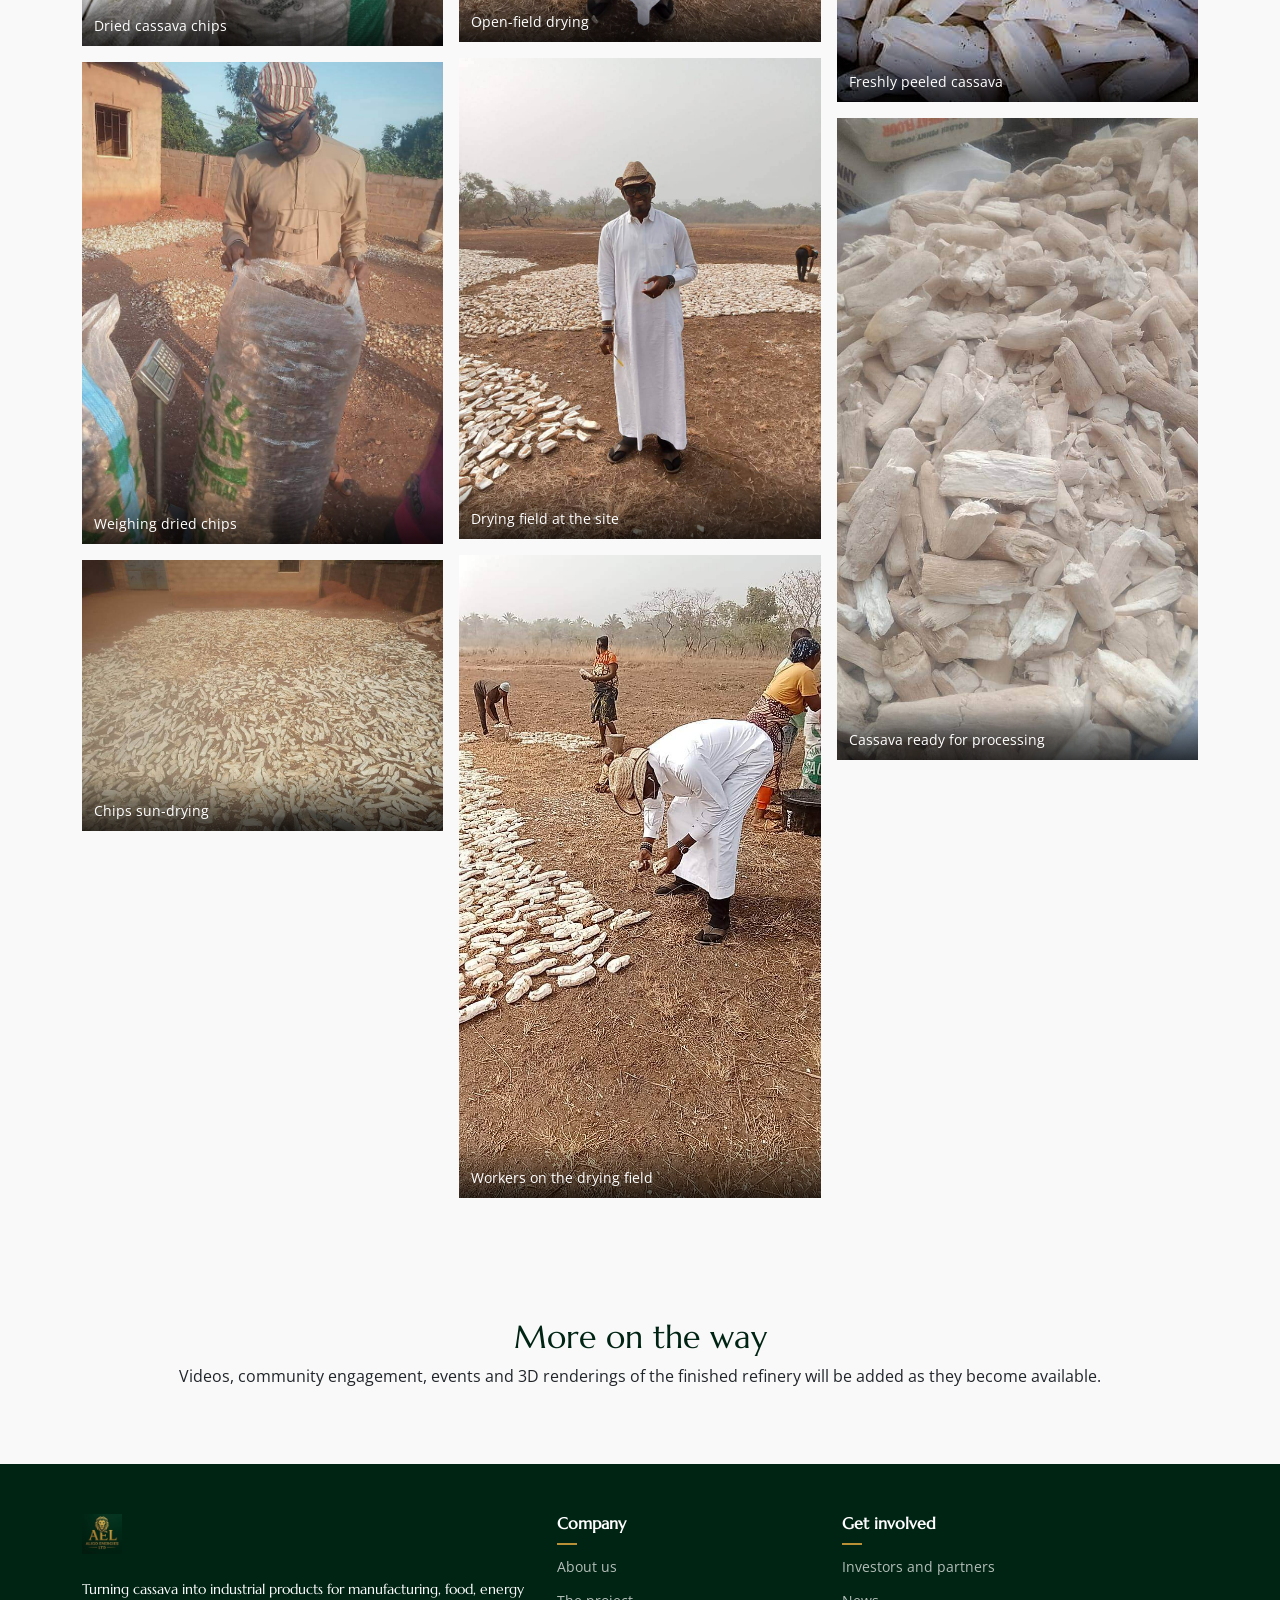
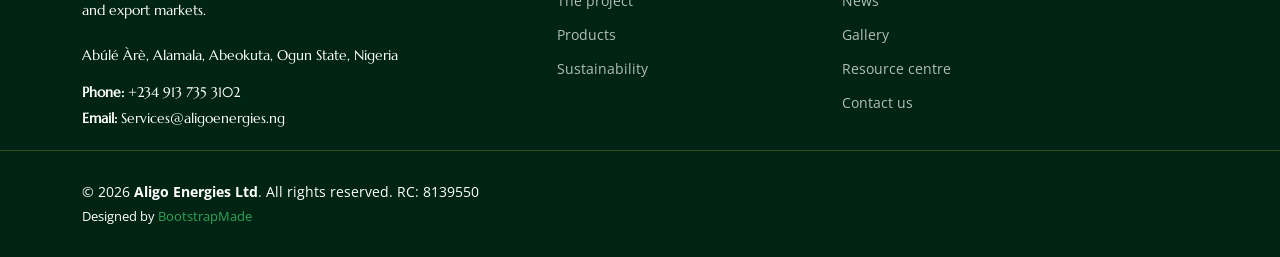
<file: gallery.html>
<!DOCTYPE html>
<html lang="en"><head><meta charset="utf-8"><meta content="width=device-width, initial-scale=1.0" name="viewport">
<title>Gallery | Aligo Energies Ltd</title><meta name="description" content="Photographs of the Aligo Energies refinery site, harvest, logistics and drying operations.">
<link href="assets/img/favicon.jpeg" rel="icon"><link href="https://fonts.googleapis.com" rel="preconnect"><link href="https://fonts.gstatic.com" rel="preconnect" crossorigin>
<link href="https://fonts.googleapis.com/css2?family=Open+Sans:wght@300;400;500;600;700&family=Marcellus:wght@400&display=swap" rel="stylesheet">
<link href="assets/vendor/bootstrap/css/bootstrap.min.css" rel="stylesheet"><link href="assets/vendor/bootstrap-icons/bootstrap-icons.css" rel="stylesheet">
<link href="assets/vendor/aos/aos.css" rel="stylesheet"><link href="assets/vendor/swiper/swiper-bundle.min.css" rel="stylesheet"><link href="assets/vendor/glightbox/css/glightbox.min.css" rel="stylesheet">
<link href="assets/css/main.css" rel="stylesheet"><link href="assets/css/aligo.css" rel="stylesheet">
<!-- Template: AgriCulture by BootstrapMade.com | License: https://bootstrapmade.com/license/ -->
</head><body class="inner-page">
<header id="header" class="header d-flex align-items-center sticky-top"><div class="container-fluid container-xl position-relative d-flex align-items-center justify-content-between">
<a href="index.html" class="logo d-flex align-items-center"><img src="assets/img/logo.jpeg" alt="Aligo Energies Ltd logo"></a>
<nav id="navmenu" class="navmenu"><ul><li><a href="index.html">Home</a></li><li><a href="about.html">About</a></li><li><a href="project.html">Project</a></li><li><a href="products.html">Products</a></li><li><a href="sustainability.html">Sustainability</a></li><li><a href="investors.html">Investors</a></li><li class="dropdown"><a href="#" class="active"><span>Media</span> <i class="bi bi-chevron-down toggle-dropdown"></i></a><ul><li><a href="news.html">News</a></li><li><a href="gallery.html" class="active">Gallery</a></li><li><a href="downloads.html">Downloads</a></li></ul></li><li><a href="contact.html">Contact</a></li></ul><i class="mobile-nav-toggle d-xl-none bi bi-list"></i></nav></div></header>
<main class="main"><div class="page-title dark-background" style="background-image:url(assets/img/hero-harvest.jpg);"><div class="container position-relative"><h1>Gallery</h1><p>Explore our journey through photographs and videos</p><nav class="breadcrumbs"><ol><li><a href="index.html">Home</a></li><li class="current">Gallery</li></ol></nav></div></div><section class="section "><div class="container section-title" data-aos="fade-up"><h2>Site and construction</h2><p></p></div><div class="container"><div class="masonry"><a href="assets/img/gallery-aerial-site.jpg" class="glightbox" data-gallery="aligo" data-title="Aerial view of the project site"><img src="assets/img/gallery-aerial-site.jpg" alt="Aerial view of the project site" loading="lazy"><span>Aerial view of the project site</span></a><a href="assets/img/gallery-construction-site.jpg" class="glightbox" data-gallery="aligo" data-title="Construction progress"><img src="assets/img/gallery-construction-site.jpg" alt="Construction progress" loading="lazy"><span>Construction progress</span></a><a href="assets/img/gallery-bulldozer-work.jpg" class="glightbox" data-gallery="aligo" data-title="Land clearing"><img src="assets/img/gallery-bulldozer-work.jpg" alt="Land clearing" loading="lazy"><span>Land clearing</span></a><a href="assets/img/gallery-construction-workers.jpg" class="glightbox" data-gallery="aligo" data-title="Construction workers on site"><img src="assets/img/gallery-construction-workers.jpg" alt="Construction workers on site" loading="lazy"><span>Construction workers on site</span></a><a href="assets/img/gallery-site-discussion.jpg" class="glightbox" data-gallery="aligo" data-title="Site meeting"><img src="assets/img/gallery-site-discussion.jpg" alt="Site meeting" loading="lazy"><span>Site meeting</span></a></div></div></section><section class="section light-background"><div class="container section-title" data-aos="fade-up"><h2>Harvest and logistics</h2><p></p></div><div class="container"><div class="masonry"><a href="assets/img/gallery-cassava-harvest.jpg" class="glightbox" data-gallery="aligo" data-title="Cassava harvest"><img src="assets/img/gallery-cassava-harvest.jpg" alt="Cassava harvest" loading="lazy"><span>Cassava harvest</span></a><a href="assets/img/gallery-harvested-roots.jpg" class="glightbox" data-gallery="aligo" data-title="Freshly harvested cassava"><img src="assets/img/gallery-harvested-roots.jpg" alt="Freshly harvested cassava" loading="lazy"><span>Freshly harvested cassava</span></a><a href="assets/img/gallery-tricycle-harvest.jpg" class="glightbox" data-gallery="aligo" data-title="Harvest hauled from the farm"><img src="assets/img/gallery-tricycle-harvest.jpg" alt="Harvest hauled from the farm" loading="lazy"><span>Harvest hauled from the farm</span></a><a href="assets/img/gallery-tricycle-roots.jpg" class="glightbox" data-gallery="aligo" data-title="Cassava ready for transport"><img src="assets/img/gallery-tricycle-roots.jpg" alt="Cassava ready for transport" loading="lazy"><span>Cassava ready for transport</span></a><a href="assets/img/gallery-truck-roots.jpg" class="glightbox" data-gallery="aligo" data-title="Delivery of cassava roots"><img src="assets/img/gallery-truck-roots.jpg" alt="Delivery of cassava roots" loading="lazy"><span>Delivery of cassava roots</span></a><a href="assets/img/gallery-cassava-truck.jpg" class="glightbox" data-gallery="aligo" data-title="Logistics and transport"><img src="assets/img/gallery-cassava-truck.jpg" alt="Logistics and transport" loading="lazy"><span>Logistics and transport</span></a><a href="assets/img/gallery-truck-bags.jpg" class="glightbox" data-gallery="aligo" data-title="Loaded truck of bagged chips"><img src="assets/img/gallery-truck-bags.jpg" alt="Loaded truck of bagged chips" loading="lazy"><span>Loaded truck of bagged chips</span></a><a href="assets/img/gallery-night-loading.jpg" class="glightbox" data-gallery="aligo" data-title="Night-time loading"><img src="assets/img/gallery-night-loading.jpg" alt="Night-time loading" loading="lazy"><span>Night-time loading</span></a></div></div></section><section class="section "><div class="container section-title" data-aos="fade-up"><h2>Equipment and processing</h2><p></p></div><div class="container"><div class="masonry"><a href="assets/img/processing-shed-1.jpg" class="glightbox" data-gallery="aligo" data-title="Processing shed"><img src="assets/img/processing-shed-1.jpg" alt="Processing shed" loading="lazy"><span>Processing shed</span></a><a href="assets/img/processing-shed-2.jpg" class="glightbox" data-gallery="aligo" data-title="Processing shed in operation"><img src="assets/img/processing-shed-2.jpg" alt="Processing shed in operation" loading="lazy"><span>Processing shed in operation</span></a><a href="assets/img/about-processing.jpg" class="glightbox" data-gallery="aligo" data-title="Cassava processing at the site"><img src="assets/img/about-processing.jpg" alt="Cassava processing at the site" loading="lazy"><span>Cassava processing at the site</span></a></div></div></section><section class="section light-background"><div class="container section-title" data-aos="fade-up"><h2>Drying and processing</h2><p></p></div><div class="container"><div class="masonry"><a href="assets/img/gallery-cassava-chips-bags.jpg" class="glightbox" data-gallery="aligo" data-title="Dried cassava chips"><img src="assets/img/gallery-cassava-chips-bags.jpg" alt="Dried cassava chips" loading="lazy"><span>Dried cassava chips</span></a><a href="assets/img/gallery-weighing-chips.jpg" class="glightbox" data-gallery="aligo" data-title="Weighing dried chips"><img src="assets/img/gallery-weighing-chips.jpg" alt="Weighing dried chips" loading="lazy"><span>Weighing dried chips</span></a><a href="assets/img/gallery-chips-drying-floor.jpg" class="glightbox" data-gallery="aligo" data-title="Chips sun-drying"><img src="assets/img/gallery-chips-drying-floor.jpg" alt="Chips sun-drying" loading="lazy"><span>Chips sun-drying</span></a><a href="assets/img/gallery-drying-field-1.jpg" class="glightbox" data-gallery="aligo" data-title="Open-field drying"><img src="assets/img/gallery-drying-field-1.jpg" alt="Open-field drying" loading="lazy"><span>Open-field drying</span></a><a href="assets/img/gallery-drying-field-2.jpg" class="glightbox" data-gallery="aligo" data-title="Drying field at the site"><img src="assets/img/gallery-drying-field-2.jpg" alt="Drying field at the site" loading="lazy"><span>Drying field at the site</span></a><a href="assets/img/gallery-field-workers.jpg" class="glightbox" data-gallery="aligo" data-title="Workers on the drying field"><img src="assets/img/gallery-field-workers.jpg" alt="Workers on the drying field" loading="lazy"><span>Workers on the drying field</span></a><a href="assets/img/gallery-peeled-cassava.jpg" class="glightbox" data-gallery="aligo" data-title="Freshly peeled cassava"><img src="assets/img/gallery-peeled-cassava.jpg" alt="Freshly peeled cassava" loading="lazy"><span>Freshly peeled cassava</span></a><a href="assets/img/gallery-cassava-pieces.jpg" class="glightbox" data-gallery="aligo" data-title="Cassava ready for processing"><img src="assets/img/gallery-cassava-pieces.jpg" alt="Cassava ready for processing" loading="lazy"><span>Cassava ready for processing</span></a></div></div></section><section class="section light-background"><div class="container text-center"><h2>More on the way</h2><p>Videos, community engagement, events and 3D renderings of the finished refinery will be added as they become available.</p></div></section></main>
<footer id="footer" class="footer dark-background"><div class="footer-top"><div class="container"><div class="row gy-4">
<div class="col-lg-5 col-md-12 footer-about"><a href="index.html" class="logo d-flex align-items-center"><img src="assets/img/logo.jpeg" alt="Aligo Energies Ltd logo" class="foot-logo"></a>
<p class="mt-3">Turning cassava into industrial products for manufacturing, food, energy and export markets.</p>
<div class="footer-contact pt-2"><p>Abúlé Àrè, Alamala, Abeokuta, Ogun State, Nigeria</p><p class="mt-3"><strong>Phone:</strong> <span>+234 913 735 3102</span></p><p><strong>Email:</strong> <span>Services@aligoenergies.ng</span></p></div></div>
<div class="col-lg-3 col-md-6 footer-links"><h4>Company</h4><ul><li><a href="about.html">About us</a></li><li><a href="project.html">The project</a></li><li><a href="products.html">Products</a></li><li><a href="sustainability.html">Sustainability</a></li></ul></div>
<div class="col-lg-4 col-md-6 footer-links"><h4>Get involved</h4><ul><li><a href="investors.html">Investors and partners</a></li><li><a href="news.html">News</a></li><li><a href="gallery.html">Gallery</a></li><li><a href="downloads.html">Resource centre</a></li><li><a href="contact.html">Contact us</a></li></ul></div>
</div></div></div>
<div class="copyright text-center"><div class="container d-flex flex-column flex-lg-row justify-content-center justify-content-lg-between align-items-center"><div class="d-flex flex-column align-items-center align-items-lg-start"><div>© 2026 <strong><span>Aligo Energies Ltd</span></strong>. All rights reserved. RC: 8139550</div>
<div class="credits"><!-- Keep this credit unless you buy the BootstrapMade license: https://bootstrapmade.com/license/ -->Designed by <a href="https://bootstrapmade.com/">BootstrapMade</a></div></div></div></div></footer>
<a href="#" id="scroll-top" class="scroll-top d-flex align-items-center justify-content-center"><i class="bi bi-arrow-up-short"></i></a><div id="preloader"></div>
<script src="assets/vendor/bootstrap/js/bootstrap.bundle.min.js"></script><script src="assets/vendor/aos/aos.js"></script><script src="assets/vendor/swiper/swiper-bundle.min.js"></script><script src="assets/vendor/glightbox/js/glightbox.min.js"></script><script src="assets/js/main.js"></script>
</body></html>
</file>
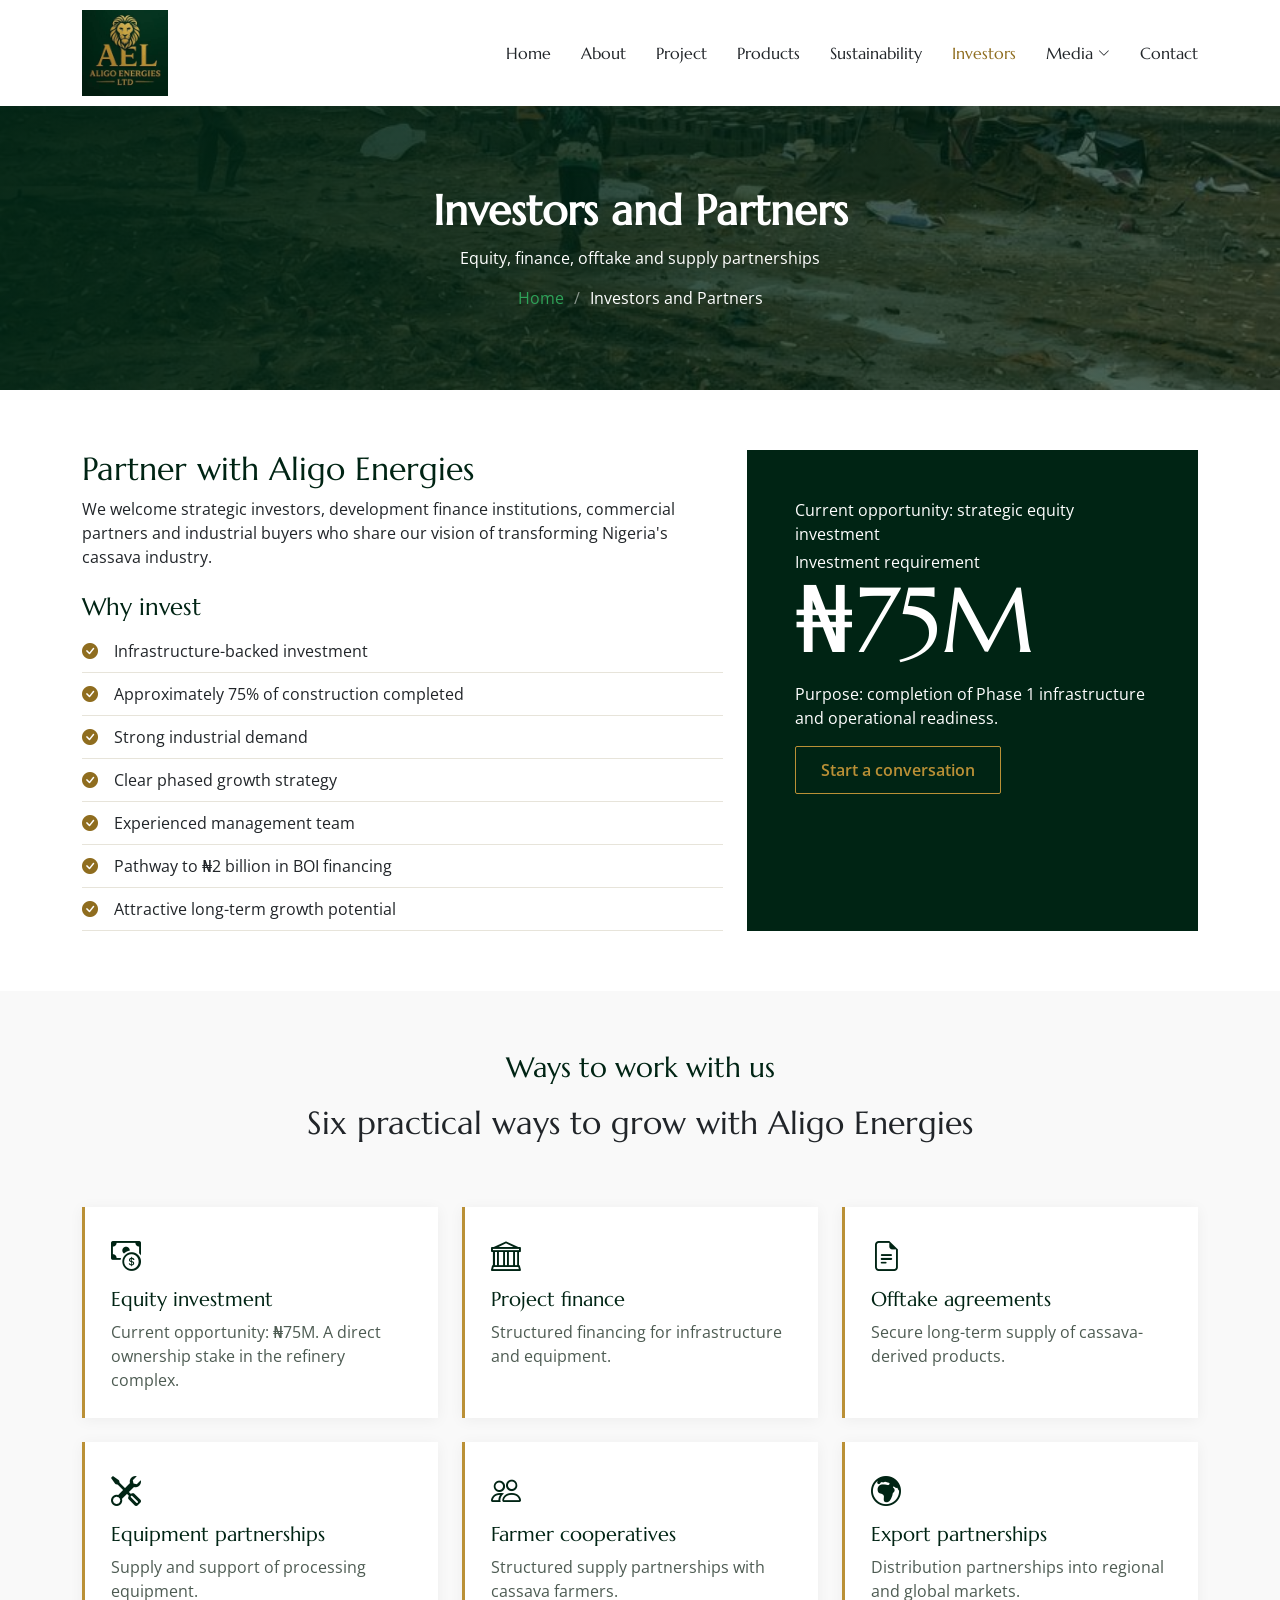
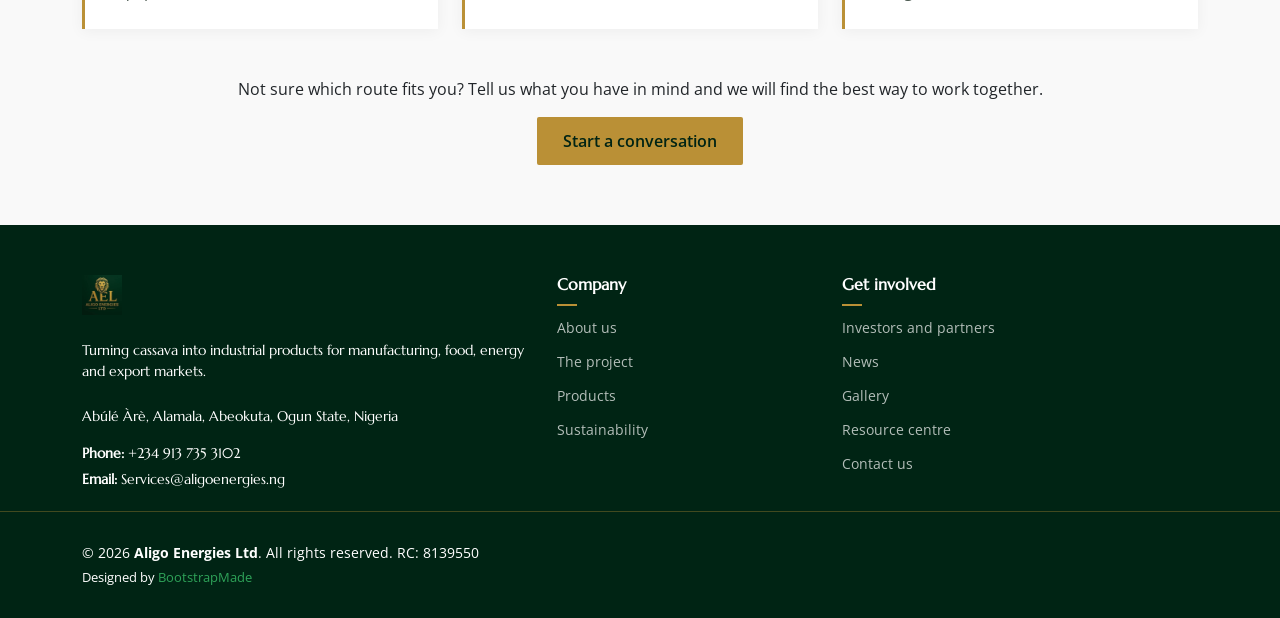
<file: investors.html>
<!DOCTYPE html>
<html lang="en"><head><meta charset="utf-8"><meta content="width=device-width, initial-scale=1.0" name="viewport">
<title>Investors and Partners | Aligo Energies Ltd</title><meta name="description" content="Partner with Aligo Energies: equity investment, finance, offtake, equipment, farmer and export partnerships.">
<link href="assets/img/favicon.jpeg" rel="icon"><link href="https://fonts.googleapis.com" rel="preconnect"><link href="https://fonts.gstatic.com" rel="preconnect" crossorigin>
<link href="https://fonts.googleapis.com/css2?family=Open+Sans:wght@300;400;500;600;700&family=Marcellus:wght@400&display=swap" rel="stylesheet">
<link href="assets/vendor/bootstrap/css/bootstrap.min.css" rel="stylesheet"><link href="assets/vendor/bootstrap-icons/bootstrap-icons.css" rel="stylesheet">
<link href="assets/vendor/aos/aos.css" rel="stylesheet"><link href="assets/vendor/swiper/swiper-bundle.min.css" rel="stylesheet"><link href="assets/vendor/glightbox/css/glightbox.min.css" rel="stylesheet">
<link href="assets/css/main.css" rel="stylesheet"><link href="assets/css/aligo.css" rel="stylesheet">
<!-- Template: AgriCulture by BootstrapMade.com | License: https://bootstrapmade.com/license/ -->
</head><body class="inner-page">
<header id="header" class="header d-flex align-items-center sticky-top"><div class="container-fluid container-xl position-relative d-flex align-items-center justify-content-between">
<a href="index.html" class="logo d-flex align-items-center"><img src="assets/img/logo.jpeg" alt="Aligo Energies Ltd logo"></a>
<nav id="navmenu" class="navmenu"><ul><li><a href="index.html">Home</a></li><li><a href="about.html">About</a></li><li><a href="project.html">Project</a></li><li><a href="products.html">Products</a></li><li><a href="sustainability.html">Sustainability</a></li><li><a href="investors.html" class="active">Investors</a></li><li class="dropdown"><a href="#"><span>Media</span> <i class="bi bi-chevron-down toggle-dropdown"></i></a><ul><li><a href="news.html">News</a></li><li><a href="gallery.html">Gallery</a></li><li><a href="downloads.html">Downloads</a></li></ul></li><li><a href="contact.html">Contact</a></li></ul><i class="mobile-nav-toggle d-xl-none bi bi-list"></i></nav></div></header>
<main class="main"><div class="page-title dark-background" style="background-image:url(assets/img/gallery-construction-workers.jpg);"><div class="container position-relative"><h1>Investors and Partners</h1><p>Equity, finance, offtake and supply partnerships</p><nav class="breadcrumbs"><ol><li><a href="index.html">Home</a></li><li class="current">Investors and Partners</li></ol></nav></div></div>
<section class="section"><div class="container"><div class="row gy-4"><div class="col-lg-7"><h2>Partner with Aligo Energies</h2><p>We welcome strategic investors, development finance institutions, commercial partners and industrial buyers who share our vision of transforming Nigeria's cassava industry.</p>
<h4 class="mt-4">Why invest</h4><ul class="check-list"><li>Infrastructure-backed investment</li><li>Approximately 75% of construction completed</li><li>Strong industrial demand</li><li>Clear phased growth strategy</li><li>Experienced management team</li><li>Pathway to ₦2 billion in BOI financing</li><li>Attractive long-term growth potential</li></ul></div>
<div class="col-lg-5"><div class="invest p-4 p-lg-5 h-100"><p class="mb-1">Current opportunity: strategic equity investment</p><p class="mb-0">Investment requirement</p><div class="big">₦75M</div><p class="mt-3">Purpose: completion of Phase 1 infrastructure and operational readiness.</p><a href="contact.html" class="btn-line text-white">Start a conversation</a></div></div></div></div></section>
<section class="section light-background"><div class="container section-title" data-aos="fade-up"><h2>Ways to work with us</h2><p>Six practical ways to grow with Aligo Energies</p></div><div class="container"><div class="row gy-4"><div class="col-lg-4 col-md-6"><div class="item-box"><i class="bi bi-cash-coin"></i><h4>Equity investment</h4><p>Current opportunity: ₦75M. A direct ownership stake in the refinery complex.</p></div></div><div class="col-lg-4 col-md-6"><div class="item-box"><i class="bi bi-bank"></i><h4>Project finance</h4><p>Structured financing for infrastructure and equipment.</p></div></div><div class="col-lg-4 col-md-6"><div class="item-box"><i class="bi bi-file-earmark-text"></i><h4>Offtake agreements</h4><p>Secure long-term supply of cassava-derived products.</p></div></div><div class="col-lg-4 col-md-6"><div class="item-box"><i class="bi bi-tools"></i><h4>Equipment partnerships</h4><p>Supply and support of processing equipment.</p></div></div><div class="col-lg-4 col-md-6"><div class="item-box"><i class="bi bi-people"></i><h4>Farmer cooperatives</h4><p>Structured supply partnerships with cassava farmers.</p></div></div><div class="col-lg-4 col-md-6"><div class="item-box"><i class="bi bi-globe-europe-africa"></i><h4>Export partnerships</h4><p>Distribution partnerships into regional and global markets.</p></div></div></div>
<div class="text-center mt-5"><p>Not sure which route fits you? Tell us what you have in mind and we will find the best way to work together.</p><a href="contact.html" class="btn-aligo">Start a conversation</a></div></div></section></main>
<footer id="footer" class="footer dark-background"><div class="footer-top"><div class="container"><div class="row gy-4">
<div class="col-lg-5 col-md-12 footer-about"><a href="index.html" class="logo d-flex align-items-center"><img src="assets/img/logo.jpeg" alt="Aligo Energies Ltd logo" class="foot-logo"></a>
<p class="mt-3">Turning cassava into industrial products for manufacturing, food, energy and export markets.</p>
<div class="footer-contact pt-2"><p>Abúlé Àrè, Alamala, Abeokuta, Ogun State, Nigeria</p><p class="mt-3"><strong>Phone:</strong> <span>+234 913 735 3102</span></p><p><strong>Email:</strong> <span>Services@aligoenergies.ng</span></p></div></div>
<div class="col-lg-3 col-md-6 footer-links"><h4>Company</h4><ul><li><a href="about.html">About us</a></li><li><a href="project.html">The project</a></li><li><a href="products.html">Products</a></li><li><a href="sustainability.html">Sustainability</a></li></ul></div>
<div class="col-lg-4 col-md-6 footer-links"><h4>Get involved</h4><ul><li><a href="investors.html">Investors and partners</a></li><li><a href="news.html">News</a></li><li><a href="gallery.html">Gallery</a></li><li><a href="downloads.html">Resource centre</a></li><li><a href="contact.html">Contact us</a></li></ul></div>
</div></div></div>
<div class="copyright text-center"><div class="container d-flex flex-column flex-lg-row justify-content-center justify-content-lg-between align-items-center"><div class="d-flex flex-column align-items-center align-items-lg-start"><div>© 2026 <strong><span>Aligo Energies Ltd</span></strong>. All rights reserved. RC: 8139550</div>
<div class="credits"><!-- Keep this credit unless you buy the BootstrapMade license: https://bootstrapmade.com/license/ -->Designed by <a href="https://bootstrapmade.com/">BootstrapMade</a></div></div></div></div></footer>
<a href="#" id="scroll-top" class="scroll-top d-flex align-items-center justify-content-center"><i class="bi bi-arrow-up-short"></i></a><div id="preloader"></div>
<script src="assets/vendor/bootstrap/js/bootstrap.bundle.min.js"></script><script src="assets/vendor/aos/aos.js"></script><script src="assets/vendor/swiper/swiper-bundle.min.js"></script><script src="assets/vendor/glightbox/js/glightbox.min.js"></script><script src="assets/js/main.js"></script>
</body></html>
</file>
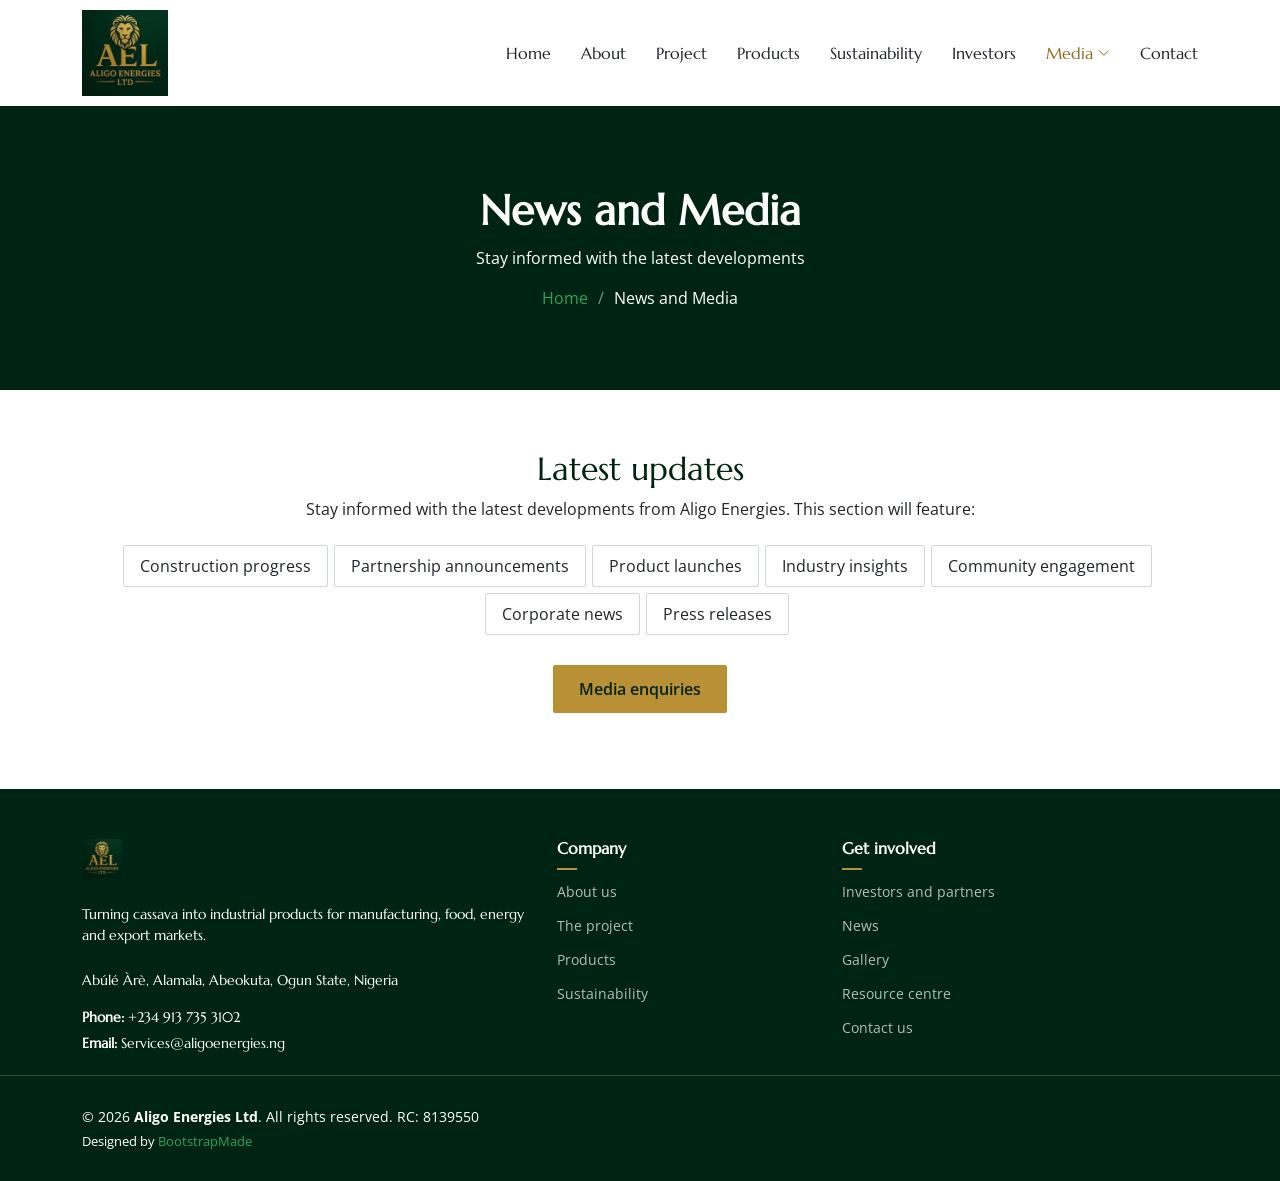
<file: news.html>
<!DOCTYPE html>
<html lang="en"><head><meta charset="utf-8"><meta content="width=device-width, initial-scale=1.0" name="viewport">
<title>News and Media | Aligo Energies Ltd</title><meta name="description" content="Latest updates from Aligo Energies.">
<link href="assets/img/favicon.jpeg" rel="icon"><link href="https://fonts.googleapis.com" rel="preconnect"><link href="https://fonts.gstatic.com" rel="preconnect" crossorigin>
<link href="https://fonts.googleapis.com/css2?family=Open+Sans:wght@300;400;500;600;700&family=Marcellus:wght@400&display=swap" rel="stylesheet">
<link href="assets/vendor/bootstrap/css/bootstrap.min.css" rel="stylesheet"><link href="assets/vendor/bootstrap-icons/bootstrap-icons.css" rel="stylesheet">
<link href="assets/vendor/aos/aos.css" rel="stylesheet"><link href="assets/vendor/swiper/swiper-bundle.min.css" rel="stylesheet"><link href="assets/vendor/glightbox/css/glightbox.min.css" rel="stylesheet">
<link href="assets/css/main.css" rel="stylesheet"><link href="assets/css/aligo.css" rel="stylesheet">
<!-- Template: AgriCulture by BootstrapMade.com | License: https://bootstrapmade.com/license/ -->
</head><body class="inner-page">
<header id="header" class="header d-flex align-items-center sticky-top"><div class="container-fluid container-xl position-relative d-flex align-items-center justify-content-between">
<a href="index.html" class="logo d-flex align-items-center"><img src="assets/img/logo.jpeg" alt="Aligo Energies Ltd logo"></a>
<nav id="navmenu" class="navmenu"><ul><li><a href="index.html">Home</a></li><li><a href="about.html">About</a></li><li><a href="project.html">Project</a></li><li><a href="products.html">Products</a></li><li><a href="sustainability.html">Sustainability</a></li><li><a href="investors.html">Investors</a></li><li class="dropdown"><a href="#" class="active"><span>Media</span> <i class="bi bi-chevron-down toggle-dropdown"></i></a><ul><li><a href="news.html" class="active">News</a></li><li><a href="gallery.html">Gallery</a></li><li><a href="downloads.html">Downloads</a></li></ul></li><li><a href="contact.html">Contact</a></li></ul><i class="mobile-nav-toggle d-xl-none bi bi-list"></i></nav></div></header>
<main class="main"><div class="page-title dark-background plain" ><div class="container position-relative"><h1>News and Media</h1><p>Stay informed with the latest developments</p><nav class="breadcrumbs"><ol><li><a href="index.html">Home</a></li><li class="current">News and Media</li></ol></nav></div></div><section class="section"><div class="container text-center"><h2>Latest updates</h2><p>Stay informed with the latest developments from Aligo Energies. This section will feature:</p><div class="mt-4"><span class="chip">Construction progress</span><span class="chip">Partnership announcements</span><span class="chip">Product launches</span><span class="chip">Industry insights</span><span class="chip">Community engagement</span><span class="chip">Corporate news</span><span class="chip">Press releases</span></div><p class="mt-4"><a href="contact.html" class="btn-aligo">Media enquiries</a></p></div></section></main>
<footer id="footer" class="footer dark-background"><div class="footer-top"><div class="container"><div class="row gy-4">
<div class="col-lg-5 col-md-12 footer-about"><a href="index.html" class="logo d-flex align-items-center"><img src="assets/img/logo.jpeg" alt="Aligo Energies Ltd logo" class="foot-logo"></a>
<p class="mt-3">Turning cassava into industrial products for manufacturing, food, energy and export markets.</p>
<div class="footer-contact pt-2"><p>Abúlé Àrè, Alamala, Abeokuta, Ogun State, Nigeria</p><p class="mt-3"><strong>Phone:</strong> <span>+234 913 735 3102</span></p><p><strong>Email:</strong> <span>Services@aligoenergies.ng</span></p></div></div>
<div class="col-lg-3 col-md-6 footer-links"><h4>Company</h4><ul><li><a href="about.html">About us</a></li><li><a href="project.html">The project</a></li><li><a href="products.html">Products</a></li><li><a href="sustainability.html">Sustainability</a></li></ul></div>
<div class="col-lg-4 col-md-6 footer-links"><h4>Get involved</h4><ul><li><a href="investors.html">Investors and partners</a></li><li><a href="news.html">News</a></li><li><a href="gallery.html">Gallery</a></li><li><a href="downloads.html">Resource centre</a></li><li><a href="contact.html">Contact us</a></li></ul></div>
</div></div></div>
<div class="copyright text-center"><div class="container d-flex flex-column flex-lg-row justify-content-center justify-content-lg-between align-items-center"><div class="d-flex flex-column align-items-center align-items-lg-start"><div>© 2026 <strong><span>Aligo Energies Ltd</span></strong>. All rights reserved. RC: 8139550</div>
<div class="credits"><!-- Keep this credit unless you buy the BootstrapMade license: https://bootstrapmade.com/license/ -->Designed by <a href="https://bootstrapmade.com/">BootstrapMade</a></div></div></div></div></footer>
<a href="#" id="scroll-top" class="scroll-top d-flex align-items-center justify-content-center"><i class="bi bi-arrow-up-short"></i></a><div id="preloader"></div>
<script src="assets/vendor/bootstrap/js/bootstrap.bundle.min.js"></script><script src="assets/vendor/aos/aos.js"></script><script src="assets/vendor/swiper/swiper-bundle.min.js"></script><script src="assets/vendor/glightbox/js/glightbox.min.js"></script><script src="assets/js/main.js"></script>
</body></html>
</file>
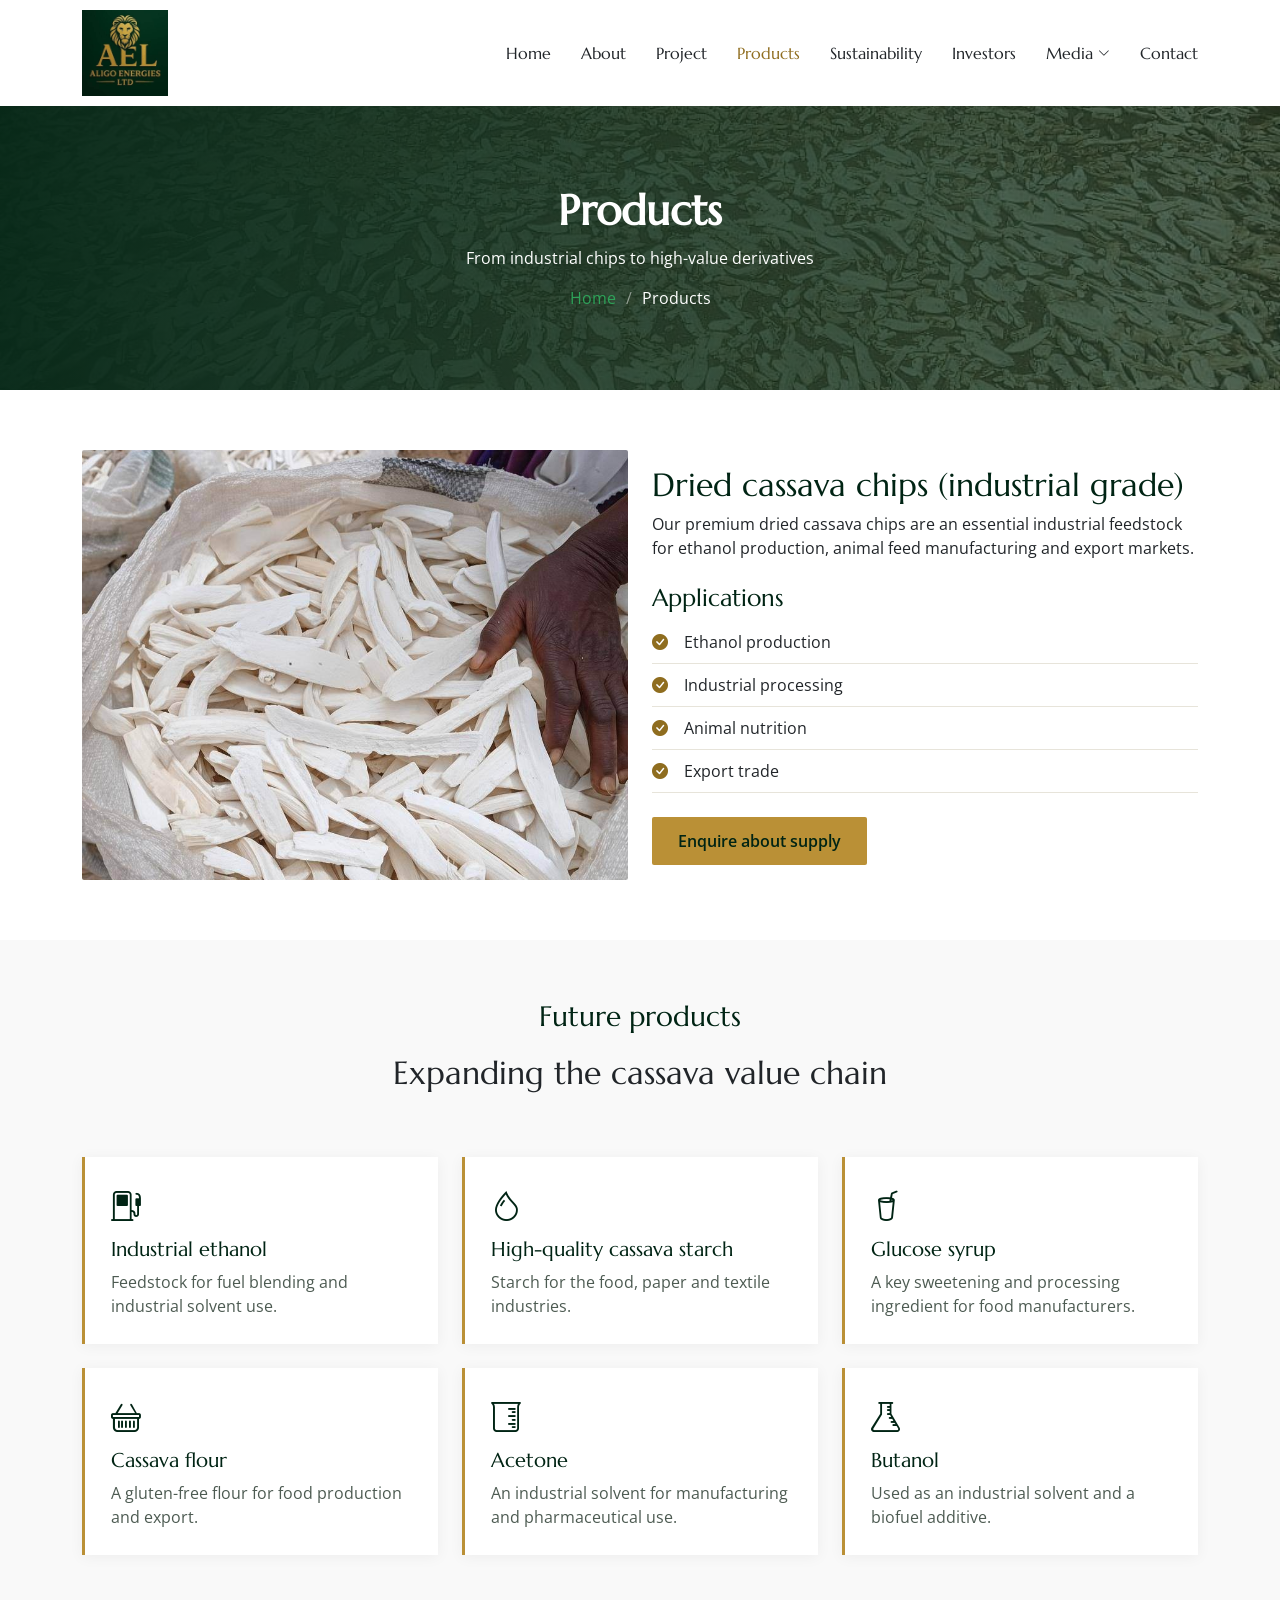
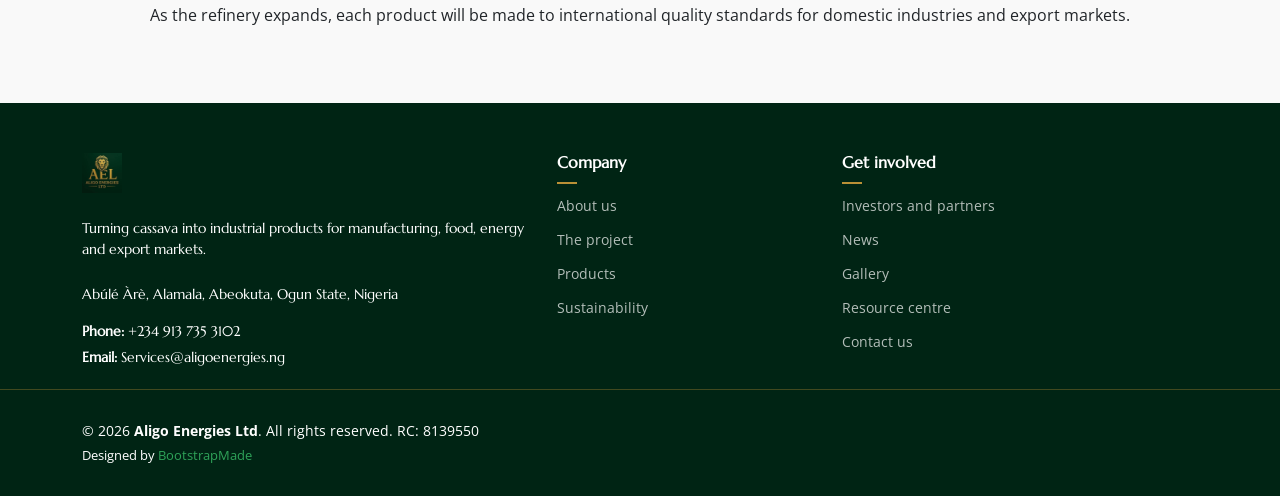
<file: products.html>
<!DOCTYPE html>
<html lang="en"><head><meta charset="utf-8"><meta content="width=device-width, initial-scale=1.0" name="viewport">
<title>Products | Aligo Energies Ltd</title><meta name="description" content="Industrial dried cassava chips today, with high-value cassava derivatives planned.">
<link href="assets/img/favicon.jpeg" rel="icon"><link href="https://fonts.googleapis.com" rel="preconnect"><link href="https://fonts.gstatic.com" rel="preconnect" crossorigin>
<link href="https://fonts.googleapis.com/css2?family=Open+Sans:wght@300;400;500;600;700&family=Marcellus:wght@400&display=swap" rel="stylesheet">
<link href="assets/vendor/bootstrap/css/bootstrap.min.css" rel="stylesheet"><link href="assets/vendor/bootstrap-icons/bootstrap-icons.css" rel="stylesheet">
<link href="assets/vendor/aos/aos.css" rel="stylesheet"><link href="assets/vendor/swiper/swiper-bundle.min.css" rel="stylesheet"><link href="assets/vendor/glightbox/css/glightbox.min.css" rel="stylesheet">
<link href="assets/css/main.css" rel="stylesheet"><link href="assets/css/aligo.css" rel="stylesheet">
<!-- Template: AgriCulture by BootstrapMade.com | License: https://bootstrapmade.com/license/ -->
</head><body class="inner-page">
<header id="header" class="header d-flex align-items-center sticky-top"><div class="container-fluid container-xl position-relative d-flex align-items-center justify-content-between">
<a href="index.html" class="logo d-flex align-items-center"><img src="assets/img/logo.jpeg" alt="Aligo Energies Ltd logo"></a>
<nav id="navmenu" class="navmenu"><ul><li><a href="index.html">Home</a></li><li><a href="about.html">About</a></li><li><a href="project.html">Project</a></li><li><a href="products.html" class="active">Products</a></li><li><a href="sustainability.html">Sustainability</a></li><li><a href="investors.html">Investors</a></li><li class="dropdown"><a href="#"><span>Media</span> <i class="bi bi-chevron-down toggle-dropdown"></i></a><ul><li><a href="news.html">News</a></li><li><a href="gallery.html">Gallery</a></li><li><a href="downloads.html">Downloads</a></li></ul></li><li><a href="contact.html">Contact</a></li></ul><i class="mobile-nav-toggle d-xl-none bi bi-list"></i></nav></div></header>
<main class="main"><div class="page-title dark-background" style="background-image:url(assets/img/gallery-chips-drying-floor.jpg);"><div class="container position-relative"><h1>Products</h1><p>From industrial chips to high-value derivatives</p><nav class="breadcrumbs"><ol><li><a href="index.html">Home</a></li><li class="current">Products</li></ol></nav></div></div>
<section class="section"><div class="container"><div class="row gy-4 align-items-center"><div class="col-lg-6"><img src="assets/img/dried-cassava-chips.jpg" class="photo h-tall" alt="Dried cassava chips in a sack"></div>
<div class="col-lg-6"><h2>Dried cassava chips (industrial grade)</h2><p>Our premium dried cassava chips are an essential industrial feedstock for ethanol production, animal feed manufacturing and export markets.</p><h4 class="mt-4">Applications</h4><ul class="check-list"><li>Ethanol production</li><li>Industrial processing</li><li>Animal nutrition</li><li>Export trade</li></ul><a href="contact.html" class="btn-aligo mt-4">Enquire about supply</a></div></div></div></section>
<section class="section light-background"><div class="container section-title" data-aos="fade-up"><h2>Future products</h2><p>Expanding the cassava value chain</p></div><div class="container"><div class="row gy-4"><div class="col-lg-4 col-md-6"><div class="item-box"><i class="bi bi-fuel-pump"></i><h4>Industrial ethanol</h4><p>Feedstock for fuel blending and industrial solvent use.</p></div></div><div class="col-lg-4 col-md-6"><div class="item-box"><i class="bi bi-droplet"></i><h4>High-quality cassava starch</h4><p>Starch for the food, paper and textile industries.</p></div></div><div class="col-lg-4 col-md-6"><div class="item-box"><i class="bi bi-cup-straw"></i><h4>Glucose syrup</h4><p>A key sweetening and processing ingredient for food manufacturers.</p></div></div><div class="col-lg-4 col-md-6"><div class="item-box"><i class="bi bi-basket"></i><h4>Cassava flour</h4><p>A gluten-free flour for food production and export.</p></div></div><div class="col-lg-4 col-md-6"><div class="item-box"><i class="bi bi-beaker"></i><h4>Acetone</h4><p>An industrial solvent for manufacturing and pharmaceutical use.</p></div></div><div class="col-lg-4 col-md-6"><div class="item-box"><i class="bi bi-flask"></i><h4>Butanol</h4><p>Used as an industrial solvent and a biofuel additive.</p></div></div></div><p class="text-center mt-5">As the refinery expands, each product will be made to international quality standards for domestic industries and export markets.</p></div></section></main>
<footer id="footer" class="footer dark-background"><div class="footer-top"><div class="container"><div class="row gy-4">
<div class="col-lg-5 col-md-12 footer-about"><a href="index.html" class="logo d-flex align-items-center"><img src="assets/img/logo.jpeg" alt="Aligo Energies Ltd logo" class="foot-logo"></a>
<p class="mt-3">Turning cassava into industrial products for manufacturing, food, energy and export markets.</p>
<div class="footer-contact pt-2"><p>Abúlé Àrè, Alamala, Abeokuta, Ogun State, Nigeria</p><p class="mt-3"><strong>Phone:</strong> <span>+234 913 735 3102</span></p><p><strong>Email:</strong> <span>Services@aligoenergies.ng</span></p></div></div>
<div class="col-lg-3 col-md-6 footer-links"><h4>Company</h4><ul><li><a href="about.html">About us</a></li><li><a href="project.html">The project</a></li><li><a href="products.html">Products</a></li><li><a href="sustainability.html">Sustainability</a></li></ul></div>
<div class="col-lg-4 col-md-6 footer-links"><h4>Get involved</h4><ul><li><a href="investors.html">Investors and partners</a></li><li><a href="news.html">News</a></li><li><a href="gallery.html">Gallery</a></li><li><a href="downloads.html">Resource centre</a></li><li><a href="contact.html">Contact us</a></li></ul></div>
</div></div></div>
<div class="copyright text-center"><div class="container d-flex flex-column flex-lg-row justify-content-center justify-content-lg-between align-items-center"><div class="d-flex flex-column align-items-center align-items-lg-start"><div>© 2026 <strong><span>Aligo Energies Ltd</span></strong>. All rights reserved. RC: 8139550</div>
<div class="credits"><!-- Keep this credit unless you buy the BootstrapMade license: https://bootstrapmade.com/license/ -->Designed by <a href="https://bootstrapmade.com/">BootstrapMade</a></div></div></div></div></footer>
<a href="#" id="scroll-top" class="scroll-top d-flex align-items-center justify-content-center"><i class="bi bi-arrow-up-short"></i></a><div id="preloader"></div>
<script src="assets/vendor/bootstrap/js/bootstrap.bundle.min.js"></script><script src="assets/vendor/aos/aos.js"></script><script src="assets/vendor/swiper/swiper-bundle.min.js"></script><script src="assets/vendor/glightbox/js/glightbox.min.js"></script><script src="assets/js/main.js"></script>
</body></html>
</file>
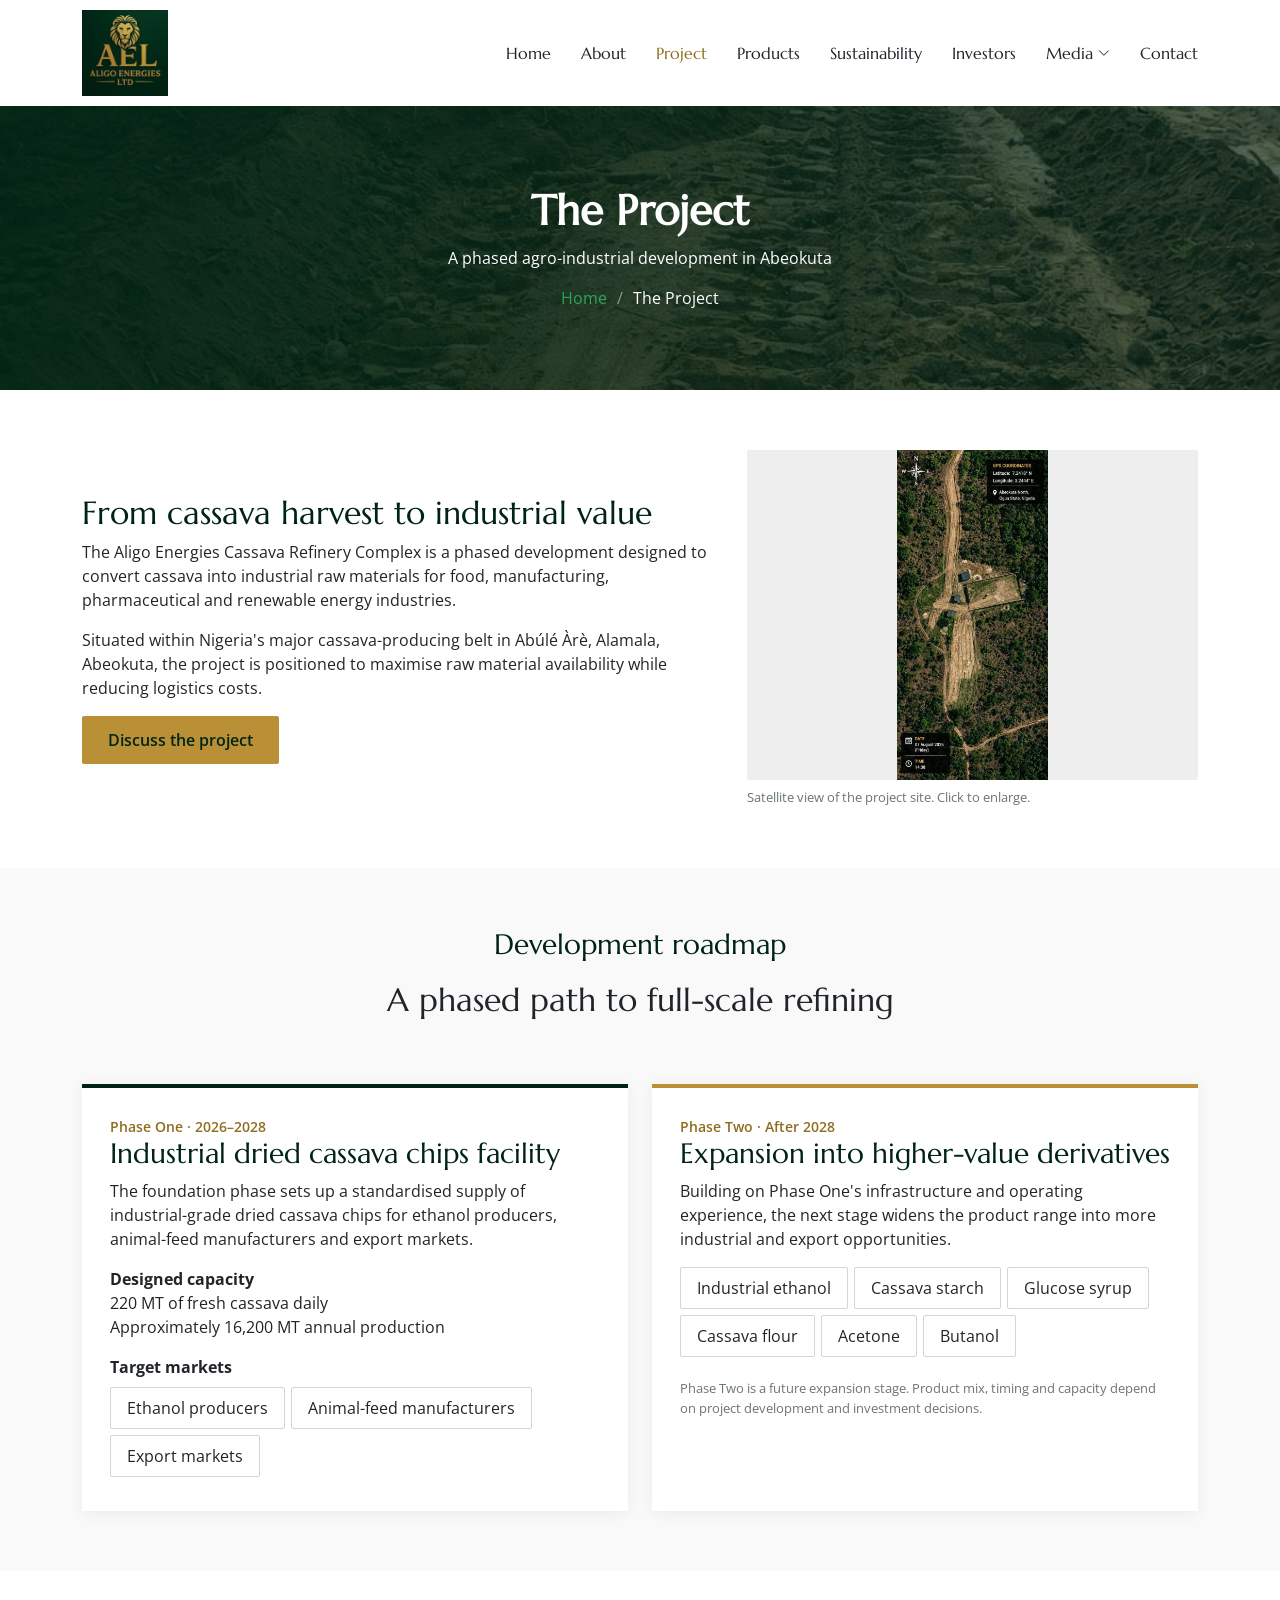
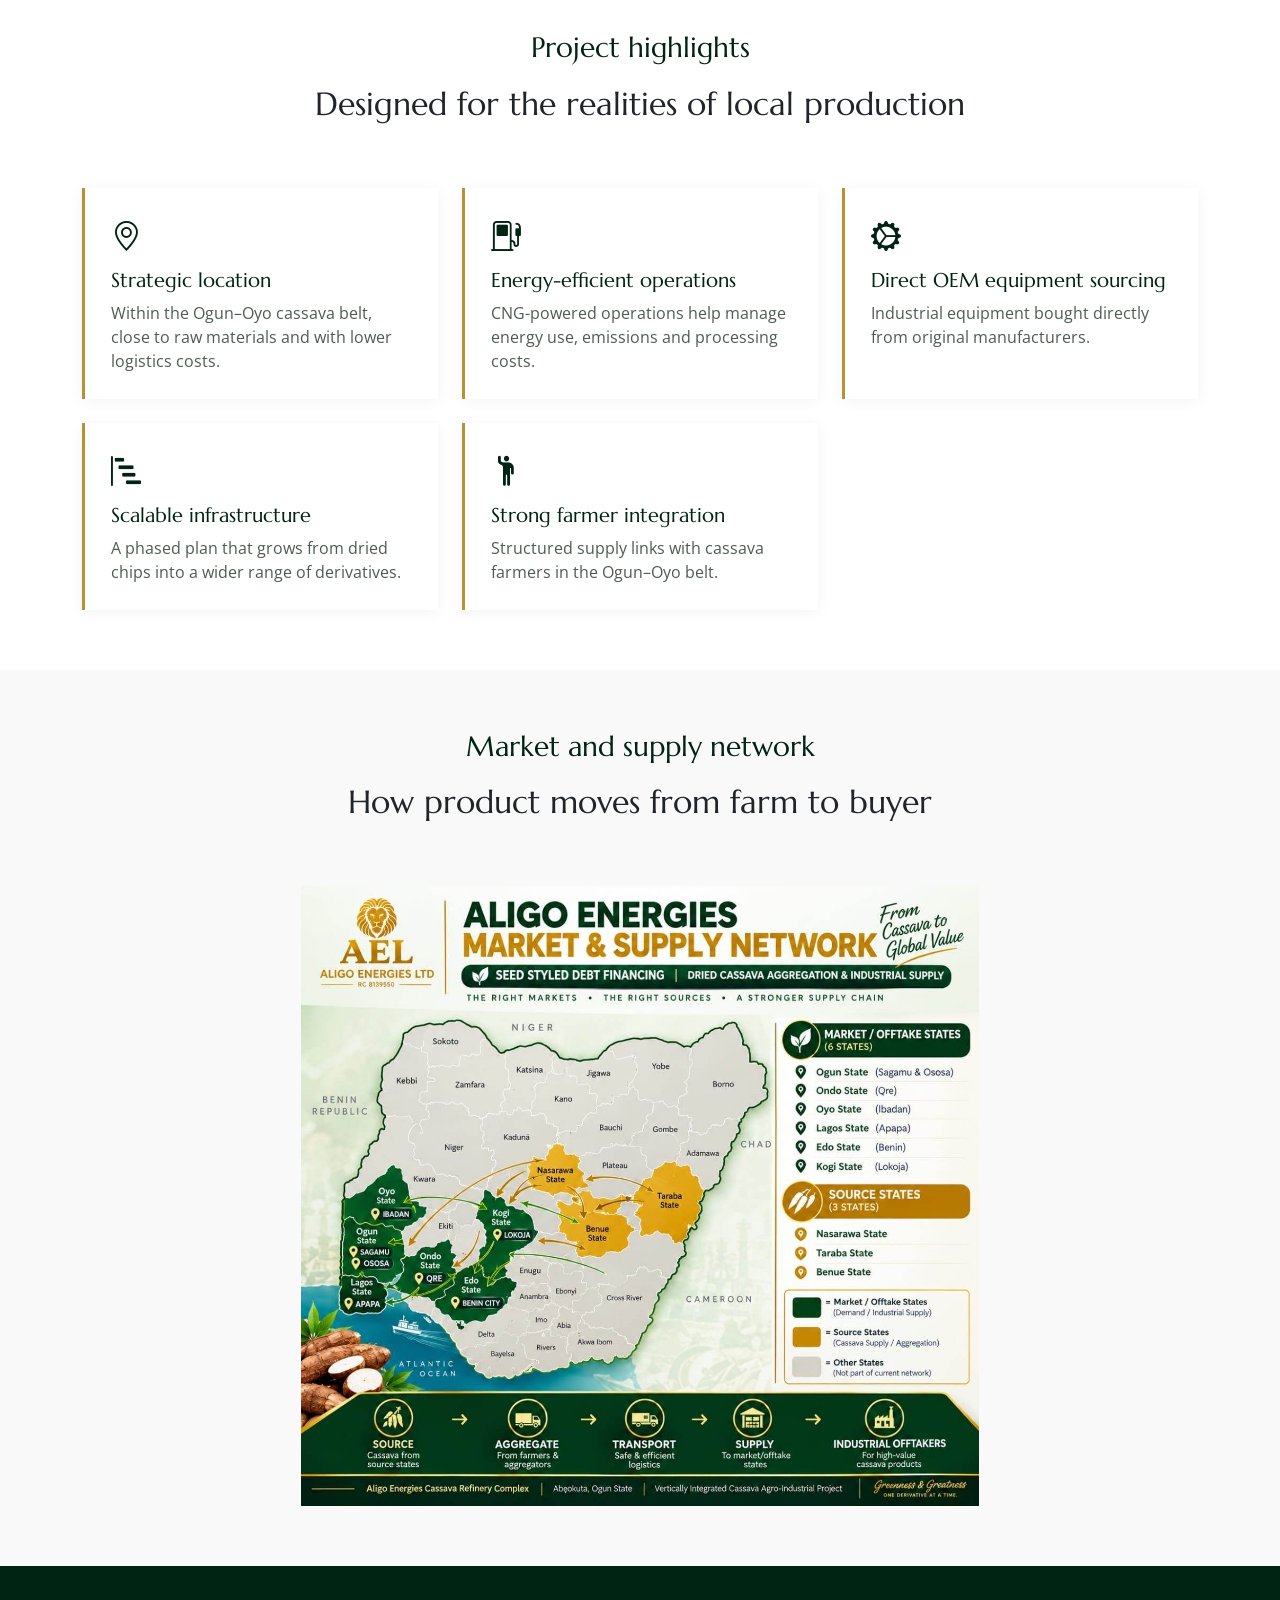
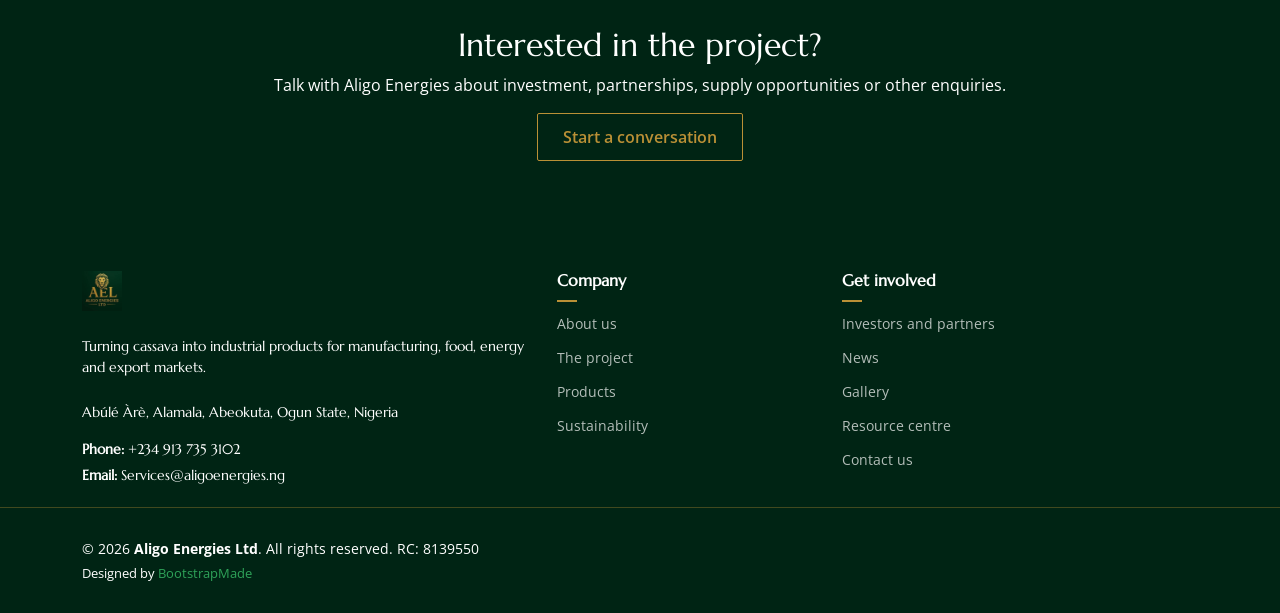
<file: project.html>
<!DOCTYPE html>
<html lang="en"><head><meta charset="utf-8"><meta content="width=device-width, initial-scale=1.0" name="viewport">
<title>The Project | Aligo Energies Ltd</title><meta name="description" content="The Aligo Energies Cassava Refinery Complex, a phased agro-industrial development in Abeokuta.">
<link href="assets/img/favicon.jpeg" rel="icon"><link href="https://fonts.googleapis.com" rel="preconnect"><link href="https://fonts.gstatic.com" rel="preconnect" crossorigin>
<link href="https://fonts.googleapis.com/css2?family=Open+Sans:wght@300;400;500;600;700&family=Marcellus:wght@400&display=swap" rel="stylesheet">
<link href="assets/vendor/bootstrap/css/bootstrap.min.css" rel="stylesheet"><link href="assets/vendor/bootstrap-icons/bootstrap-icons.css" rel="stylesheet">
<link href="assets/vendor/aos/aos.css" rel="stylesheet"><link href="assets/vendor/swiper/swiper-bundle.min.css" rel="stylesheet"><link href="assets/vendor/glightbox/css/glightbox.min.css" rel="stylesheet">
<link href="assets/css/main.css" rel="stylesheet"><link href="assets/css/aligo.css" rel="stylesheet">
<!-- Template: AgriCulture by BootstrapMade.com | License: https://bootstrapmade.com/license/ -->
</head><body class="inner-page">
<header id="header" class="header d-flex align-items-center sticky-top"><div class="container-fluid container-xl position-relative d-flex align-items-center justify-content-between">
<a href="index.html" class="logo d-flex align-items-center"><img src="assets/img/logo.jpeg" alt="Aligo Energies Ltd logo"></a>
<nav id="navmenu" class="navmenu"><ul><li><a href="index.html">Home</a></li><li><a href="about.html">About</a></li><li><a href="project.html" class="active">Project</a></li><li><a href="products.html">Products</a></li><li><a href="sustainability.html">Sustainability</a></li><li><a href="investors.html">Investors</a></li><li class="dropdown"><a href="#"><span>Media</span> <i class="bi bi-chevron-down toggle-dropdown"></i></a><ul><li><a href="news.html">News</a></li><li><a href="gallery.html">Gallery</a></li><li><a href="downloads.html">Downloads</a></li></ul></li><li><a href="contact.html">Contact</a></li></ul><i class="mobile-nav-toggle d-xl-none bi bi-list"></i></nav></div></header>
<main class="main"><div class="page-title dark-background" style="background-image:url(assets/img/gallery-bulldozer-work.jpg);"><div class="container position-relative"><h1>The Project</h1><p>A phased agro-industrial development in Abeokuta</p><nav class="breadcrumbs"><ol><li><a href="index.html">Home</a></li><li class="current">The Project</li></ol></nav></div></div>
<section class="section"><div class="container"><div class="row gy-4 align-items-center"><div class="col-lg-7"><h2>From cassava harvest to industrial value</h2>
<p>The Aligo Energies Cassava Refinery Complex is a phased development designed to convert cassava into industrial raw materials for food, manufacturing, pharmaceutical and renewable energy industries.</p>
<p>Situated within Nigeria's major cassava-producing belt in Abúlé Àrè, Alamala, Abeokuta, the project is positioned to maximise raw material availability while reducing logistics costs.</p><a href="contact.html" class="btn-aligo">Discuss the project</a></div>
<div class="col-lg-5"><a href="assets/img/refinery-site-marked.jpg" class="glightbox"><img src="assets/img/refinery-site-marked.jpg" class="photo h-mid" style="object-fit:contain;background:#eee" alt="Satellite view of the refinery site"></a><div class="fig-note">Satellite view of the project site. Click to enlarge.</div></div></div></div></section>
<section class="section light-background"><div class="container section-title" data-aos="fade-up"><h2>Development roadmap</h2><p>A phased path to full-scale refining</p></div><div class="container"><div class="row gy-4">
<div class="col-lg-6"><div class="phase"><div class="when">Phase One · 2026–2028</div><h3>Industrial dried cassava chips facility</h3>
<p>The foundation phase sets up a standardised supply of industrial-grade dried cassava chips for ethanol producers, animal-feed manufacturers and export markets.</p>
<p><strong>Designed capacity</strong><br>220 MT of fresh cassava daily<br>Approximately 16,200 MT annual production</p><p class="mb-2"><strong>Target markets</strong></p><span class="chip">Ethanol producers</span><span class="chip">Animal-feed manufacturers</span><span class="chip">Export markets</span></div></div>
<div class="col-lg-6"><div class="phase next"><div class="when">Phase Two · After 2028</div><h3>Expansion into higher-value derivatives</h3>
<p>Building on Phase One's infrastructure and operating experience, the next stage widens the product range into more industrial and export opportunities.</p>
<span class="chip">Industrial ethanol</span><span class="chip">Cassava starch</span><span class="chip">Glucose syrup</span><span class="chip">Cassava flour</span><span class="chip">Acetone</span><span class="chip">Butanol</span>
<p class="fig-note mt-3">Phase Two is a future expansion stage. Product mix, timing and capacity depend on project development and investment decisions.</p></div></div></div></div></section>
<section class="section"><div class="container section-title" data-aos="fade-up"><h2>Project highlights</h2><p>Designed for the realities of local production</p></div><div class="container"><div class="row gy-4">
<div class="col-lg-4 col-md-6"><div class="item-box"><i class="bi bi-geo-alt"></i><h4>Strategic location</h4><p>Within the Ogun–Oyo cassava belt, close to raw materials and with lower logistics costs.</p></div></div><div class="col-lg-4 col-md-6"><div class="item-box"><i class="bi bi-fuel-pump"></i><h4>Energy-efficient operations</h4><p>CNG-powered operations help manage energy use, emissions and processing costs.</p></div></div><div class="col-lg-4 col-md-6"><div class="item-box"><i class="bi bi-gear-wide-connected"></i><h4>Direct OEM equipment sourcing</h4><p>Industrial equipment bought directly from original manufacturers.</p></div></div>
<div class="col-lg-4 col-md-6"><div class="item-box"><i class="bi bi-bar-chart-steps"></i><h4>Scalable infrastructure</h4><p>A phased plan that grows from dried chips into a wider range of derivatives.</p></div></div><div class="col-lg-4 col-md-6"><div class="item-box"><i class="bi bi-person-raised-hand"></i><h4>Strong farmer integration</h4><p>Structured supply links with cassava farmers in the Ogun–Oyo belt.</p></div></div></div></div></section>
<section class="section light-background"><div class="container section-title" data-aos="fade-up"><h2>Market and supply network</h2><p>How product moves from farm to buyer</p></div><div class="container text-center"><a href="assets/img/market-supply-network.jpg" class="glightbox"><img src="assets/img/market-supply-network.jpg" class="img-fluid" style="max-height:620px" alt="Aligo Energies market and supply network map"></a></div></section>
<section class="invest section dark-background"><div class="container text-center"><h2>Interested in the project?</h2><p>Talk with Aligo Energies about investment, partnerships, supply opportunities or other enquiries.</p><a href="contact.html" class="btn-line text-white">Start a conversation</a></div></section></main>
<footer id="footer" class="footer dark-background"><div class="footer-top"><div class="container"><div class="row gy-4">
<div class="col-lg-5 col-md-12 footer-about"><a href="index.html" class="logo d-flex align-items-center"><img src="assets/img/logo.jpeg" alt="Aligo Energies Ltd logo" class="foot-logo"></a>
<p class="mt-3">Turning cassava into industrial products for manufacturing, food, energy and export markets.</p>
<div class="footer-contact pt-2"><p>Abúlé Àrè, Alamala, Abeokuta, Ogun State, Nigeria</p><p class="mt-3"><strong>Phone:</strong> <span>+234 913 735 3102</span></p><p><strong>Email:</strong> <span>Services@aligoenergies.ng</span></p></div></div>
<div class="col-lg-3 col-md-6 footer-links"><h4>Company</h4><ul><li><a href="about.html">About us</a></li><li><a href="project.html">The project</a></li><li><a href="products.html">Products</a></li><li><a href="sustainability.html">Sustainability</a></li></ul></div>
<div class="col-lg-4 col-md-6 footer-links"><h4>Get involved</h4><ul><li><a href="investors.html">Investors and partners</a></li><li><a href="news.html">News</a></li><li><a href="gallery.html">Gallery</a></li><li><a href="downloads.html">Resource centre</a></li><li><a href="contact.html">Contact us</a></li></ul></div>
</div></div></div>
<div class="copyright text-center"><div class="container d-flex flex-column flex-lg-row justify-content-center justify-content-lg-between align-items-center"><div class="d-flex flex-column align-items-center align-items-lg-start"><div>© 2026 <strong><span>Aligo Energies Ltd</span></strong>. All rights reserved. RC: 8139550</div>
<div class="credits"><!-- Keep this credit unless you buy the BootstrapMade license: https://bootstrapmade.com/license/ -->Designed by <a href="https://bootstrapmade.com/">BootstrapMade</a></div></div></div></div></footer>
<a href="#" id="scroll-top" class="scroll-top d-flex align-items-center justify-content-center"><i class="bi bi-arrow-up-short"></i></a><div id="preloader"></div>
<script src="assets/vendor/bootstrap/js/bootstrap.bundle.min.js"></script><script src="assets/vendor/aos/aos.js"></script><script src="assets/vendor/swiper/swiper-bundle.min.js"></script><script src="assets/vendor/glightbox/js/glightbox.min.js"></script><script src="assets/js/main.js"></script>
</body></html>
</file>
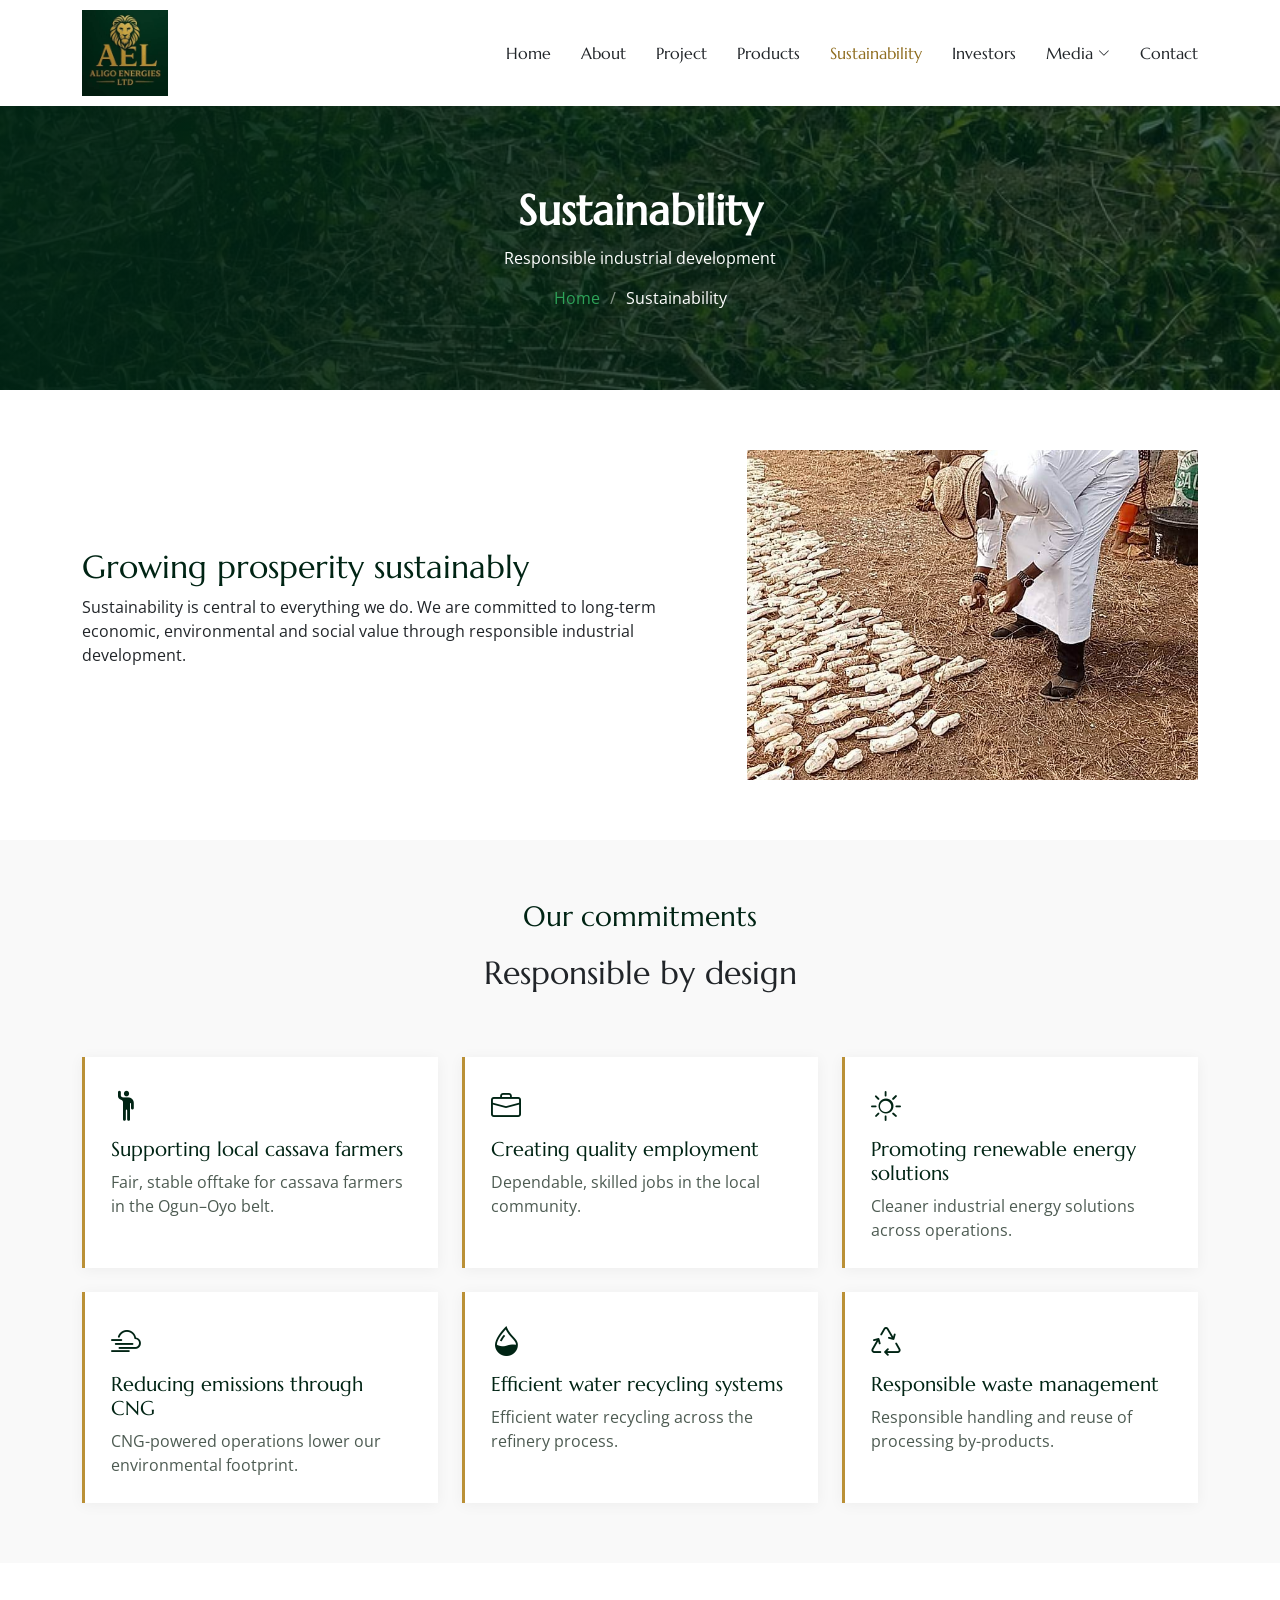
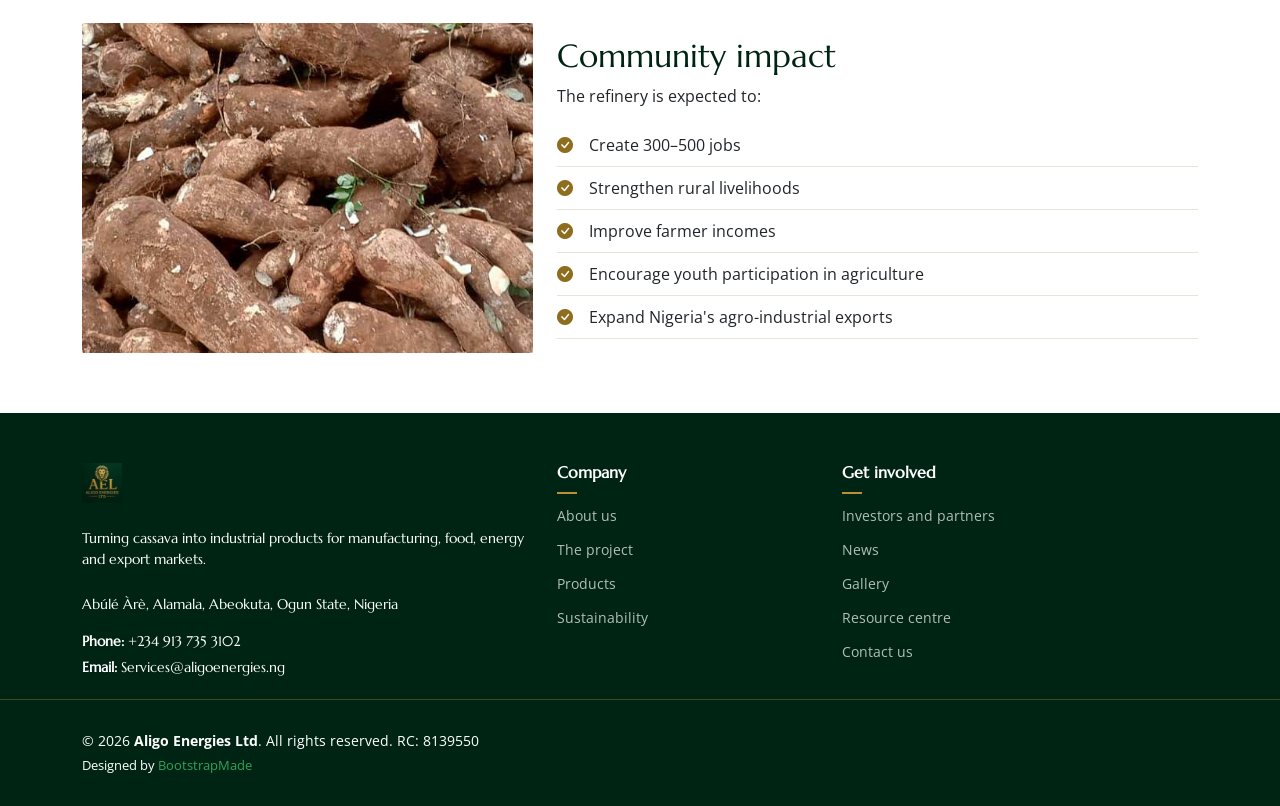
<file: sustainability.html>
<!DOCTYPE html>
<html lang="en"><head><meta charset="utf-8"><meta content="width=device-width, initial-scale=1.0" name="viewport">
<title>Sustainability | Aligo Energies Ltd</title><meta name="description" content="Long-term economic, environmental and social value through responsible industrial development.">
<link href="assets/img/favicon.jpeg" rel="icon"><link href="https://fonts.googleapis.com" rel="preconnect"><link href="https://fonts.gstatic.com" rel="preconnect" crossorigin>
<link href="https://fonts.googleapis.com/css2?family=Open+Sans:wght@300;400;500;600;700&family=Marcellus:wght@400&display=swap" rel="stylesheet">
<link href="assets/vendor/bootstrap/css/bootstrap.min.css" rel="stylesheet"><link href="assets/vendor/bootstrap-icons/bootstrap-icons.css" rel="stylesheet">
<link href="assets/vendor/aos/aos.css" rel="stylesheet"><link href="assets/vendor/swiper/swiper-bundle.min.css" rel="stylesheet"><link href="assets/vendor/glightbox/css/glightbox.min.css" rel="stylesheet">
<link href="assets/css/main.css" rel="stylesheet"><link href="assets/css/aligo.css" rel="stylesheet">
<!-- Template: AgriCulture by BootstrapMade.com | License: https://bootstrapmade.com/license/ -->
</head><body class="inner-page">
<header id="header" class="header d-flex align-items-center sticky-top"><div class="container-fluid container-xl position-relative d-flex align-items-center justify-content-between">
<a href="index.html" class="logo d-flex align-items-center"><img src="assets/img/logo.jpeg" alt="Aligo Energies Ltd logo"></a>
<nav id="navmenu" class="navmenu"><ul><li><a href="index.html">Home</a></li><li><a href="about.html">About</a></li><li><a href="project.html">Project</a></li><li><a href="products.html">Products</a></li><li><a href="sustainability.html" class="active">Sustainability</a></li><li><a href="investors.html">Investors</a></li><li class="dropdown"><a href="#"><span>Media</span> <i class="bi bi-chevron-down toggle-dropdown"></i></a><ul><li><a href="news.html">News</a></li><li><a href="gallery.html">Gallery</a></li><li><a href="downloads.html">Downloads</a></li></ul></li><li><a href="contact.html">Contact</a></li></ul><i class="mobile-nav-toggle d-xl-none bi bi-list"></i></nav></div></header>
<main class="main"><div class="page-title dark-background" style="background-image:url(assets/img/gallery-cassava-harvest.jpg);"><div class="container position-relative"><h1>Sustainability</h1><p>Responsible industrial development</p><nav class="breadcrumbs"><ol><li><a href="index.html">Home</a></li><li class="current">Sustainability</li></ol></nav></div></div>
<section class="section"><div class="container"><div class="row gy-4 align-items-center"><div class="col-lg-7"><h2>Growing prosperity sustainably</h2><p>Sustainability is central to everything we do. We are committed to long-term economic, environmental and social value through responsible industrial development.</p></div>
<div class="col-lg-5"><img src="assets/img/gallery-field-workers.jpg" class="photo h-mid" alt="Workers turning cassava chips on the drying field"></div></div></div></section>
<section class="section light-background"><div class="container section-title" data-aos="fade-up"><h2>Our commitments</h2><p>Responsible by design</p></div><div class="container"><div class="row gy-4">
<div class="col-lg-4 col-md-6"><div class="item-box"><i class="bi bi-person-raised-hand"></i><h4>Supporting local cassava farmers</h4><p>Fair, stable offtake for cassava farmers in the Ogun–Oyo belt.</p></div></div><div class="col-lg-4 col-md-6"><div class="item-box"><i class="bi bi-briefcase"></i><h4>Creating quality employment</h4><p>Dependable, skilled jobs in the local community.</p></div></div><div class="col-lg-4 col-md-6"><div class="item-box"><i class="bi bi-sun"></i><h4>Promoting renewable energy solutions</h4><p>Cleaner industrial energy solutions across operations.</p></div></div>
<div class="col-lg-4 col-md-6"><div class="item-box"><i class="bi bi-cloud-haze2"></i><h4>Reducing emissions through CNG</h4><p>CNG-powered operations lower our environmental footprint.</p></div></div><div class="col-lg-4 col-md-6"><div class="item-box"><i class="bi bi-droplet-half"></i><h4>Efficient water recycling systems</h4><p>Efficient water recycling across the refinery process.</p></div></div><div class="col-lg-4 col-md-6"><div class="item-box"><i class="bi bi-recycle"></i><h4>Responsible waste management</h4><p>Responsible handling and reuse of processing by-products.</p></div></div></div></div></section>
<section class="section"><div class="container"><div class="row gy-4 align-items-center"><div class="col-lg-5"><img src="assets/img/gallery-harvested-roots.jpg" class="photo h-mid" alt="Freshly harvested cassava roots"></div>
<div class="col-lg-7"><h2>Community impact</h2><p>The refinery is expected to:</p><ul class="check-list"><li>Create 300–500 jobs</li><li>Strengthen rural livelihoods</li><li>Improve farmer incomes</li><li>Encourage youth participation in agriculture</li><li>Expand Nigeria's agro-industrial exports</li></ul></div></div></div></div></section></main>
<footer id="footer" class="footer dark-background"><div class="footer-top"><div class="container"><div class="row gy-4">
<div class="col-lg-5 col-md-12 footer-about"><a href="index.html" class="logo d-flex align-items-center"><img src="assets/img/logo.jpeg" alt="Aligo Energies Ltd logo" class="foot-logo"></a>
<p class="mt-3">Turning cassava into industrial products for manufacturing, food, energy and export markets.</p>
<div class="footer-contact pt-2"><p>Abúlé Àrè, Alamala, Abeokuta, Ogun State, Nigeria</p><p class="mt-3"><strong>Phone:</strong> <span>+234 913 735 3102</span></p><p><strong>Email:</strong> <span>Services@aligoenergies.ng</span></p></div></div>
<div class="col-lg-3 col-md-6 footer-links"><h4>Company</h4><ul><li><a href="about.html">About us</a></li><li><a href="project.html">The project</a></li><li><a href="products.html">Products</a></li><li><a href="sustainability.html">Sustainability</a></li></ul></div>
<div class="col-lg-4 col-md-6 footer-links"><h4>Get involved</h4><ul><li><a href="investors.html">Investors and partners</a></li><li><a href="news.html">News</a></li><li><a href="gallery.html">Gallery</a></li><li><a href="downloads.html">Resource centre</a></li><li><a href="contact.html">Contact us</a></li></ul></div>
</div></div></div>
<div class="copyright text-center"><div class="container d-flex flex-column flex-lg-row justify-content-center justify-content-lg-between align-items-center"><div class="d-flex flex-column align-items-center align-items-lg-start"><div>© 2026 <strong><span>Aligo Energies Ltd</span></strong>. All rights reserved. RC: 8139550</div>
<div class="credits"><!-- Keep this credit unless you buy the BootstrapMade license: https://bootstrapmade.com/license/ -->Designed by <a href="https://bootstrapmade.com/">BootstrapMade</a></div></div></div></div></footer>
<a href="#" id="scroll-top" class="scroll-top d-flex align-items-center justify-content-center"><i class="bi bi-arrow-up-short"></i></a><div id="preloader"></div>
<script src="assets/vendor/bootstrap/js/bootstrap.bundle.min.js"></script><script src="assets/vendor/aos/aos.js"></script><script src="assets/vendor/swiper/swiper-bundle.min.js"></script><script src="assets/vendor/glightbox/js/glightbox.min.js"></script><script src="assets/js/main.js"></script>
</body></html>
</file>
<file: assets/css/aligo.css>
:root{--accent-color:#12603a;--nav-hover-color:#12603a;--nav-dropdown-hover-color:#12603a;--heading-color:#1c2b23;--earth:#a8651d;--sand:#f3efe6}
.header .logo img{max-height:46px;border-radius:50%;margin-right:12px}
.header .logo .brand-text{font-family:var(--heading-font);font-size:22px;color:var(--heading-color);line-height:1.05}
.header .logo .brand-text small{display:block;font-family:var(--default-font);font-size:11px;color:#6b776c;letter-spacing:.02em}
.btn-aligo{background:var(--accent-color);color:#fff;padding:12px 26px;border-radius:2px;display:inline-block;font-weight:600;border:0}
.btn-aligo:hover{background:#0c4a2c;color:#fff}
.btn-line{border:1px solid currentColor;padding:11px 25px;border-radius:2px;display:inline-block;font-weight:600}
.page-title{background-size:cover;background-position:center}
.page-title:before{background:linear-gradient(100deg,rgba(8,36,22,.92),rgba(8,36,22,.55))!important;opacity:1!important}
.page-title.plain{background:linear-gradient(100deg,#0b2a1b,#12603a)}
.hero .carousel-item img{object-position:center 40%}
.hero .carousel-container h2{font-size:clamp(30px,4.4vw,52px);max-width:820px}
.hero .hero-btns{margin-top:26px;display:flex;gap:14px;flex-wrap:wrap;justify-content:center}
.stats{background:var(--sand);padding:0}
.stats .stat{padding:34px 26px;border-left:3px solid var(--earth)}
.stats .stat b{display:block;font-family:var(--heading-font);font-size:30px;color:var(--heading-color);font-weight:400;line-height:1.1}
.stats .stat span{font-size:14px;color:#5c6b62}
.photo{width:100%;object-fit:cover;border-radius:2px}
.photo.h-card{height:240px}.photo.h-tall{height:430px}.photo.h-mid{height:330px}
.fig-note{font-size:13px;color:#6b776c;margin-top:8px}
.check-list{list-style:none;padding:0;margin:0}
.check-list li{padding:9px 0 9px 32px;position:relative;border-bottom:1px solid #e7e4da}
.check-list li:before{content:"\F26A";font-family:bootstrap-icons;position:absolute;left:0;top:9px;color:var(--accent-color)}
.phase{border-top:4px solid var(--accent-color);background:#fff;padding:28px;height:100%;box-shadow:0 2px 14px rgba(0,0,0,.06)}
.phase.next{border-top-color:var(--earth)}
.phase .when{color:var(--earth);font-weight:600;font-size:14px}
.chip{display:inline-block;border:1px solid #cfd8d1;padding:4px 12px;margin:0 6px 6px 0;font-size:14px;border-radius:2px;background:#fff}
.item-box{background:#fff;padding:26px;height:100%;border-left:3px solid var(--accent-color);box-shadow:0 2px 14px rgba(0,0,0,.05)}
.item-box i{font-size:30px;color:var(--accent-color)}
.item-box h4{font-size:20px;margin:10px 0 8px}
.item-box p{margin:0;color:#4d5b52}
.invest{background:linear-gradient(100deg,#0b2a1b,#12603a);color:#fff}
.invest h2,.invest p,.invest .big{color:#fff}
.invest .big{font-family:var(--heading-font);font-size:clamp(54px,8vw,92px);line-height:1}
.masonry{column-count:3;column-gap:16px}
.masonry a{display:block;margin-bottom:16px;position:relative;break-inside:avoid;background:#e9e6dc}
.masonry img{width:100%;display:block}
.masonry span{position:absolute;left:0;right:0;bottom:0;padding:26px 12px 10px;color:#fff;font-size:14px;background:linear-gradient(transparent,rgba(0,0,0,.72))}
@media(max-width:991px){.masonry{column-count:2}}@media(max-width:575px){.masonry{column-count:1}}
.doc{display:flex;align-items:center;gap:18px;background:#fff;padding:20px 24px;border-left:3px solid var(--earth);box-shadow:0 2px 14px rgba(0,0,0,.05);height:100%}
.doc i.big{font-size:34px;color:var(--earth)}
.doc h4{font-size:19px;margin:0 0 3px}.doc p{margin:0;font-size:14px;color:#5c6b62}
.contact-card{background:var(--sand);padding:30px;height:100%}
.contact-card h4{font-size:20px}.contact-card p{margin-bottom:14px}
.form-control,.form-select{border-radius:2px;padding:12px 14px}
.news-card img{height:210px;object-fit:cover;width:100%}
.news-card .tag{color:var(--earth);font-weight:600;font-size:14px}
.sent-msg{background:#e3f1e8;border-left:3px solid var(--accent-color);padding:14px 18px;margin-bottom:20px}
.stats.glance .stat{padding:26px 22px;height:100%}
.stats.glance .stat i{font-size:26px;color:var(--accent-color);display:block;margin-bottom:8px}
.stats.glance .stat span{font-size:15px;color:var(--heading-color);line-height:1.4;display:block}
.chip{font-size:16px;padding:8px 16px}

/* ---- Logo theme: deep green #002414 + gold #BA9036 ---- */
:root{--logo-green:#002414;--accent-color:#0b4d2c;--gold:#ba9036;--gold-text:#8f6d1f;--heading-color:#002414;--nav-hover-color:#8f6d1f;--nav-dropdown-hover-color:#8f6d1f;--earth:#ba9036;--sand:#f4f0e6}
.header .logo img{height:68px;max-height:68px;width:auto;border-radius:0;margin-right:0}
@media(max-width:575px){.header .logo img{height:54px;max-height:54px}}
.footer .foot-logo{height:110px;width:auto;max-height:none;border-radius:0}
.footer,.footer .footer-top,.footer .copyright{--background-color:#002414;background-color:#002414}
.footer .copyright{border-top:1px solid rgba(186,144,54,.35)}
.footer h4:after{background:var(--gold)}
.btn-aligo{background:var(--gold);color:var(--logo-green)}
.btn-aligo:hover{background:#cfa74a;color:var(--logo-green)}
.hero .carousel-item:before{background:rgba(0,36,20,.62)}
.page-title:before{background:linear-gradient(100deg,rgba(0,36,20,.94),rgba(0,36,20,.62))!important;opacity:1!important}
.page-title.plain{background:var(--logo-green)}
.invest{background:var(--logo-green)}
.invest .btn-line{color:var(--gold)!important;border-color:var(--gold)}
.hero .btn-line:hover,.invest .btn-line:hover{background:var(--gold);color:var(--logo-green)!important}
.stats .stat{border-left-color:var(--gold)}
.phase{border-top-color:var(--logo-green)}.phase.next{border-top-color:var(--gold)}
.phase .when,.news-card .tag{color:var(--gold-text)}
.item-box{border-left-color:var(--gold)}.item-box i{color:var(--logo-green)}
.doc{border-left-color:var(--gold)}.doc i.big{color:var(--gold-text)}
.check-list li:before{color:var(--gold-text)}
.scroll-top,#preloader:before{background-color:var(--logo-green)}
.scroll-top{background-color:var(--logo-green)}.scroll-top i{color:var(--gold)}
.navmenu a.active,.navmenu a:hover,.navmenu .active:focus{color:var(--gold-text)}
.header .logo img{height:86px;max-height:86px}
@media(max-width:575px){.header .logo img{height:62px;max-height:62px}}
.header{padding:10px 0}
.hero .carousel-item:before{background:rgba(0,36,20,.72)}
.hero .carousel-container{text-align:center}
.hero .carousel-container h2{margin-left:auto;margin-right:auto}
</file>
<file: assets/css/main.css>
/**
* Template Name: AgriCulture
* Template URL: https://bootstrapmade.com/agriculture-bootstrap-website-template/
* Updated: Aug 07 2024 with Bootstrap v5.3.3
* Author: BootstrapMade.com
* License: https://bootstrapmade.com/license/
*/

/*--------------------------------------------------------------
# Font & Color Variables
# Help: https://bootstrapmade.com/color-system/
--------------------------------------------------------------*/
/* Fonts */
:root {
  --default-font: "Open Sans",  system-ui, -apple-system, "Segoe UI", Roboto, "Helvetica Neue", Arial, "Noto Sans", "Liberation Sans", sans-serif, "Apple Color Emoji", "Segoe UI Emoji", "Segoe UI Symbol", "Noto Color Emoji";
  --heading-font: "Marcellus",  sans-serif;
  --nav-font: "Marcellus",  sans-serif;
}

/* Global Colors - The following color variables are used throughout the website. Updating them here will change the color scheme of the entire website */
:root { 
  --background-color: #ffffff; /* Background color for the entire website, including individual sections */
  --default-color: #212529; /* Default color used for the majority of the text content across the entire website */
  --heading-color: #2d465e; /* Color for headings, subheadings and title throughout the website */
  --accent-color: #116530; /* Accent color that represents your brand on the website. It's used for buttons, links, and other elements that need to stand out */
  --surface-color: #ffffff; /* The surface color is used as a background of boxed elements within sections, such as cards, icon boxes, or other elements that require a visual separation from the global background. */
  --contrast-color: #ffffff; /* Contrast color for text, ensuring readability against backgrounds of accent, heading, or default colors. */
}

/* Nav Menu Colors - The following color variables are used specifically for the navigation menu. They are separate from the global colors to allow for more customization options */
:root {
  --nav-color: #212529;  /* The default color of the main navmenu links */
  --nav-hover-color: #116530; /* Applied to main navmenu links when they are hovered over or active */
  --nav-mobile-background-color: #ffffff; /* Used as the background color for mobile navigation menu */
  --nav-dropdown-background-color: #ffffff; /* Used as the background color for dropdown items that appear when hovering over primary navigation items */
  --nav-dropdown-color: #212529; /* Used for navigation links of the dropdown items in the navigation menu. */
  --nav-dropdown-hover-color: #116530; /* Similar to --nav-hover-color, this color is applied to dropdown navigation links when they are hovered over. */
}

/* Color Presets - These classes override global colors when applied to any section or element, providing reuse of the sam color scheme. */

.light-background {
  --background-color: #f9f9f9;
  --surface-color: #ffffff;
}

.dark-background {
  --background-color: #060606;
  --default-color: #ffffff;
  --heading-color: #ffffff;
  --accent-color: #2ea359;
  --surface-color: #252525;
  --contrast-color: #ffffff;
}

/* Smooth scroll */
:root {
  scroll-behavior: smooth;
}

/*--------------------------------------------------------------
# General Styling & Shared Classes
--------------------------------------------------------------*/
body {
  color: var(--default-color);
  background-color: var(--background-color);
  font-family: var(--default-font);
}

a {
  color: var(--accent-color);
  text-decoration: none;
  transition: 0.3s;
}

a:hover {
  color: color-mix(in srgb, var(--accent-color), transparent 25%);
  text-decoration: none;
}

h1,
h2,
h3,
h4,
h5,
h6 {
  color: var(--heading-color);
  font-family: var(--heading-font);
}

/* PHP Email Form Messages
------------------------------*/
.php-email-form .error-message {
  display: none;
  background: #df1529;
  color: #ffffff;
  text-align: left;
  padding: 15px;
  margin-bottom: 24px;
  font-weight: 600;
}

.php-email-form .sent-message {
  display: none;
  color: #ffffff;
  background: #059652;
  text-align: center;
  padding: 15px;
  margin-bottom: 24px;
  font-weight: 600;
}

.php-email-form .loading {
  display: none;
  background: var(--surface-color);
  text-align: center;
  padding: 15px;
  margin-bottom: 24px;
}

.php-email-form .loading:before {
  content: "";
  display: inline-block;
  border-radius: 50%;
  width: 24px;
  height: 24px;
  margin: 0 10px -6px 0;
  border: 3px solid var(--accent-color);
  border-top-color: var(--surface-color);
  animation: php-email-form-loading 1s linear infinite;
}

@keyframes php-email-form-loading {
  0% {
    transform: rotate(0deg);
  }

  100% {
    transform: rotate(360deg);
  }
}

/* Pulsating Play Button
------------------------------*/
.pulsating-play-btn {
  width: 94px;
  height: 94px;
  background: radial-gradient(var(--accent-color) 50%, color-mix(in srgb, var(--accent-color), transparent 75%) 52%);
  border-radius: 50%;
  display: block;
  position: relative;
  overflow: hidden;
}

.pulsating-play-btn:before {
  content: "";
  position: absolute;
  width: 120px;
  height: 120px;
  animation-delay: 0s;
  animation: pulsate-play-btn 2s;
  animation-direction: forwards;
  animation-iteration-count: infinite;
  animation-timing-function: steps;
  opacity: 1;
  border-radius: 50%;
  border: 5px solid color-mix(in srgb, var(--accent-color), transparent 30%);
  top: -15%;
  left: -15%;
  background: rgba(198, 16, 0, 0);
}

.pulsating-play-btn:after {
  content: "";
  position: absolute;
  left: 50%;
  top: 50%;
  transform: translateX(-40%) translateY(-50%);
  width: 0;
  height: 0;
  border-top: 10px solid transparent;
  border-bottom: 10px solid transparent;
  border-left: 15px solid #fff;
  z-index: 100;
  transition: all 400ms cubic-bezier(0.55, 0.055, 0.675, 0.19);
}

.pulsating-play-btn:hover:before {
  content: "";
  position: absolute;
  left: 50%;
  top: 50%;
  transform: translateX(-40%) translateY(-50%);
  width: 0;
  height: 0;
  border: none;
  border-top: 10px solid transparent;
  border-bottom: 10px solid transparent;
  border-left: 15px solid #fff;
  z-index: 200;
  animation: none;
  border-radius: 0;
}

.pulsating-play-btn:hover:after {
  border-left: 15px solid var(--accent-color);
  transform: scale(20);
}

@keyframes pulsate-play-btn {
  0% {
    transform: scale(0.6, 0.6);
    opacity: 1;
  }

  100% {
    transform: scale(1, 1);
    opacity: 0;
  }
}

/*--------------------------------------------------------------
# Global Header
--------------------------------------------------------------*/
.header {
  color: var(--default-color);
  background-color: var(--background-color);
  padding: 20px 0;
  transition: all 0.5s;
  z-index: 997;
}

.header .logo {
  line-height: 1;
}

.header .logo img {
  max-height: 32px;
  margin-right: 8px;
}

.header .logo h1 {
  font-size: 30px;
  margin: 0;
  font-weight: 700;
  color: var(--heading-color);
}

.scrolled .header {
  box-shadow: 0px 0 18px color-mix(in srgb, var(--default-color), transparent 85%);
}

/*--------------------------------------------------------------
# Navigation Menu
--------------------------------------------------------------*/
/* Navmenu - Desktop */
@media (min-width: 1200px) {
  .navmenu {
    padding: 0;
  }

  .navmenu ul {
    margin: 0;
    padding: 0;
    display: flex;
    list-style: none;
    align-items: center;
  }

  .navmenu li {
    position: relative;
  }

  .navmenu a,
  .navmenu a:focus {
    color: var(--nav-color);
    padding: 18px 15px;
    font-size: 16px;
    font-family: var(--nav-font);
    font-weight: 400;
    display: flex;
    align-items: center;
    justify-content: space-between;
    white-space: nowrap;
    transition: 0.3s;
  }

  .navmenu a i,
  .navmenu a:focus i {
    font-size: 12px;
    line-height: 0;
    margin-left: 5px;
    transition: 0.3s;
  }

  .navmenu li:last-child a {
    padding-right: 0;
  }

  .navmenu li:hover>a,
  .navmenu .active,
  .navmenu .active:focus {
    color: var(--nav-hover-color);
  }

  .navmenu .dropdown ul {
    margin: 0;
    padding: 10px 0;
    background: var(--nav-dropdown-background-color);
    display: block;
    position: absolute;
    visibility: hidden;
    left: 14px;
    top: 130%;
    opacity: 0;
    transition: 0.3s;
    border-radius: 4px;
    z-index: 99;
    box-shadow: 0px 0px 30px color-mix(in srgb, var(--default-color), transparent 85%);
  }

  .navmenu .dropdown ul li {
    min-width: 200px;
  }

  .navmenu .dropdown ul a {
    padding: 10px 20px;
    font-size: 15px;
    text-transform: none;
    color: var(--nav-dropdown-color);
  }

  .navmenu .dropdown ul a i {
    font-size: 12px;
  }

  .navmenu .dropdown ul a:hover,
  .navmenu .dropdown ul .active:hover,
  .navmenu .dropdown ul li:hover>a {
    color: var(--nav-dropdown-hover-color);
  }

  .navmenu .dropdown:hover>ul {
    opacity: 1;
    top: 100%;
    visibility: visible;
  }

  .navmenu .dropdown .dropdown ul {
    top: 0;
    left: -90%;
    visibility: hidden;
  }

  .navmenu .dropdown .dropdown:hover>ul {
    opacity: 1;
    top: 0;
    left: -100%;
    visibility: visible;
  }
}

/* Navmenu - Mobile */
@media (max-width: 1199px) {
  .mobile-nav-toggle {
    color: var(--nav-color);
    font-size: 28px;
    line-height: 0;
    margin-right: 10px;
    cursor: pointer;
    transition: color 0.3s;
  }

  .navmenu {
    padding: 0;
    z-index: 9997;
  }

  .navmenu ul {
    display: none;
    list-style: none;
    position: absolute;
    inset: 60px 20px 20px 20px;
    padding: 10px 0;
    margin: 0;
    border-radius: 6px;
    background-color: var(--nav-mobile-background-color);
    overflow-y: auto;
    transition: 0.3s;
    z-index: 9998;
    box-shadow: 0px 0px 30px color-mix(in srgb, var(--default-color), transparent 90%);
  }

  .navmenu a,
  .navmenu a:focus {
    color: var(--nav-dropdown-color);
    padding: 10px 20px;
    font-family: var(--nav-font);
    font-size: 17px;
    font-weight: 500;
    display: flex;
    align-items: center;
    justify-content: space-between;
    white-space: nowrap;
    transition: 0.3s;
  }

  .navmenu a i,
  .navmenu a:focus i {
    font-size: 12px;
    line-height: 0;
    margin-left: 5px;
    width: 30px;
    height: 30px;
    display: flex;
    align-items: center;
    justify-content: center;
    border-radius: 50%;
    transition: 0.3s;
    background-color: color-mix(in srgb, var(--accent-color), transparent 90%);
  }

  .navmenu a i:hover,
  .navmenu a:focus i:hover {
    background-color: var(--accent-color);
    color: var(--contrast-color);
  }

  .navmenu a:hover,
  .navmenu .active,
  .navmenu .active:focus {
    color: var(--nav-dropdown-hover-color);
  }

  .navmenu .active i,
  .navmenu .active:focus i {
    background-color: var(--accent-color);
    color: var(--contrast-color);
    transform: rotate(180deg);
  }

  .navmenu .dropdown ul {
    position: static;
    display: none;
    z-index: 99;
    padding: 10px 0;
    margin: 10px 20px;
    background-color: var(--nav-dropdown-background-color);
    border: 1px solid color-mix(in srgb, var(--default-color), transparent 90%);
    box-shadow: none;
    transition: all 0.5s ease-in-out;
  }

  .navmenu .dropdown ul ul {
    background-color: rgba(33, 37, 41, 0.1);
  }

  .navmenu .dropdown>.dropdown-active {
    display: block;
    background-color: rgba(33, 37, 41, 0.03);
  }

  .mobile-nav-active {
    overflow: hidden;
  }

  .mobile-nav-active .mobile-nav-toggle {
    color: #fff;
    position: absolute;
    font-size: 32px;
    top: 15px;
    right: 15px;
    margin-right: 0;
    z-index: 9999;
  }

  .mobile-nav-active .navmenu {
    position: fixed;
    overflow: hidden;
    inset: 0;
    background: rgba(33, 37, 41, 0.8);
    transition: 0.3s;
  }

  .mobile-nav-active .navmenu>ul {
    display: block;
  }
}

/*--------------------------------------------------------------
# Global Footer
--------------------------------------------------------------*/
.footer {
  color: var(--default-color);
  background-color: var(--background-color);
  font-size: 14px;
  position: relative;
}

.footer .footer-top {
  background-color: color-mix(in srgb, var(--background-color), white 5%);
  padding-top: 50px;
}

.footer .footer-about .logo {
  line-height: 1;
  margin-bottom: 25px;
}

.footer .footer-about .logo img {
  max-height: 40px;
  margin-right: 6px;
}

.footer .footer-about .logo span {
  color: var(--heading-color);
  font-family: var(--heading-font);
  font-size: 26px;
  font-weight: 700;
  letter-spacing: 1px;
}

.footer .footer-about p {
  font-size: 14px;
  font-family: var(--heading-font);
}

.footer h4 {
  font-size: 16px;
  font-weight: 600;
  position: relative;
  padding-bottom: 12px;
  margin-bottom: 15px;
}

.footer h4::after {
  content: "";
  position: absolute;
  display: block;
  width: 20px;
  height: 2px;
  background: var(--accent-color);
  bottom: 0;
  left: 0;
}

.footer .footer-links {
  margin-bottom: 30px;
}

.footer .footer-links ul {
  list-style: none;
  padding: 0;
  margin: 0;
}

.footer .footer-links ul i {
  padding-right: 2px;
  font-size: 12px;
  line-height: 0;
}

.footer .footer-links ul li {
  padding: 10px 0;
  display: flex;
  align-items: center;
}

.footer .footer-links ul li:first-child {
  padding-top: 0;
}

.footer .footer-links ul a {
  color: color-mix(in srgb, var(--default-color), transparent 30%);
  display: inline-block;
  line-height: 1;
}

.footer .footer-links ul a:hover {
  color: var(--accent-color);
}

.footer .footer-contact p {
  margin-bottom: 5px;
}

.footer .copyright {
  padding: 30px 0;
}

.footer .copyright p {
  margin-bottom: 0;
}

.footer .credits {
  margin-top: 5px;
  font-size: 13px;
}

.footer .social-links a {
  font-size: 18px;
  display: inline-block;
  background: color-mix(in srgb, var(--default-color), transparent 92%);
  color: var(--accent-color);
  line-height: 1;
  padding: 8px 0;
  margin-right: 4px;
  border-radius: 4px;
  text-align: center;
  width: 36px;
  height: 36px;
  transition: 0.3s;
}

.footer .social-links a:hover {
  color: var(--contrast-color);
  background: var(--accent-color);
  text-decoration: none;
}

/*--------------------------------------------------------------
# Preloader
--------------------------------------------------------------*/
#preloader {
  position: fixed;
  inset: 0;
  z-index: 999999;
  overflow: hidden;
  background: var(--background-color);
  transition: all 0.6s ease-out;
}

#preloader:before {
  content: "";
  position: fixed;
  top: calc(50% - 30px);
  left: calc(50% - 30px);
  border: 6px solid #ffffff;
  border-color: var(--accent-color) transparent var(--accent-color) transparent;
  border-radius: 50%;
  width: 60px;
  height: 60px;
  animation: animate-preloader 1.5s linear infinite;
}

@keyframes animate-preloader {
  0% {
    transform: rotate(0deg);
  }

  100% {
    transform: rotate(360deg);
  }
}

/*--------------------------------------------------------------
# Scroll Top Button
--------------------------------------------------------------*/
.scroll-top {
  position: fixed;
  visibility: hidden;
  opacity: 0;
  right: 15px;
  bottom: 15px;
  z-index: 99999;
  background-color: var(--accent-color);
  width: 40px;
  height: 40px;
  border-radius: 4px;
  transition: all 0.4s;
}

.scroll-top i {
  font-size: 24px;
  color: var(--contrast-color);
  line-height: 0;
}

.scroll-top:hover {
  background-color: color-mix(in srgb, var(--accent-color), transparent 20%);
  color: var(--contrast-color);
}

.scroll-top.active {
  visibility: visible;
  opacity: 1;
}

/*--------------------------------------------------------------
# Disable aos animation delay on mobile devices
--------------------------------------------------------------*/
@media screen and (max-width: 768px) {
  [data-aos-delay] {
    transition-delay: 0 !important;
  }
}

/*--------------------------------------------------------------
# Global Page Titles & Breadcrumbs
--------------------------------------------------------------*/
.page-title {
  color: var(--default-color);
  background-color: var(--background-color);
  background-size: cover;
  background-position: center;
  background-repeat: no-repeat;
  padding: 80px 0;
  text-align: center;
  position: relative;
}

.page-title:before {
  content: "";
  background-color: color-mix(in srgb, var(--background-color), transparent 50%);
  position: absolute;
  inset: 0;
}

.page-title h1 {
  font-size: 42px;
  font-weight: 700;
  margin-bottom: 10px;
}

.page-title .breadcrumbs ol {
  display: flex;
  flex-wrap: wrap;
  list-style: none;
  justify-content: center;
  padding: 0;
  margin: 0;
  font-size: 16px;
  font-weight: 400;
}

.page-title .breadcrumbs ol li+li {
  padding-left: 10px;
}

.page-title .breadcrumbs ol li+li::before {
  content: "/";
  display: inline-block;
  padding-right: 10px;
  color: color-mix(in srgb, var(--default-color), transparent 50%);
}

/*--------------------------------------------------------------
# Global Sections
--------------------------------------------------------------*/
section,
.section {
  color: var(--default-color);
  background-color: var(--background-color);
  padding: 60px 0;
  scroll-margin-top: 100px;
  overflow: clip;
}

@media (max-width: 1199px) {

  section,
  .section {
    scroll-margin-top: 66px;
  }
}

/*--------------------------------------------------------------
# Global Section Titles
--------------------------------------------------------------*/
.section-title {
  text-align: center;
  padding-bottom: 60px;
  position: relative;
}

.section-title h2 {
  font-size: 28px;
  font-weight: 500;
  margin-bottom: 15px;
}

.section-title p {
  margin-bottom: 0;
  font-family: var(--heading-font);
  font-size: 32px;
}

/*--------------------------------------------------------------
# Hero Section
--------------------------------------------------------------*/
.hero {
  padding: 0;
}

.hero .carousel {
  width: 100%;
  min-height: calc(100vh - 100px);
  padding: 0;
  margin: 0;
  background-color: var(--background-color);
  position: relative;
}

.hero img {
  position: absolute;
  inset: 0;
  display: block;
  width: 100%;
  height: 100%;
  object-fit: cover;
  z-index: 1;
}

.hero .carousel-item {
  position: absolute;
  inset: 0;
  background-size: cover;
  background-position: center;
  background-repeat: no-repeat;
  overflow: hidden;
}

.hero .carousel-item:before {
  content: "";
  background: color-mix(in srgb, var(--background-color), transparent 60%);
  position: absolute;
  inset: 0;
  z-index: 2;
}

.hero .carousel-container {
  position: absolute;
  inset: 90px 64px 64px 64px;
  display: flex;
  justify-content: center;
  align-items: center;
  flex-direction: column;
  z-index: 3;
}

.hero h2 {
  margin-bottom: 30px;
  font-size: 48px;
  font-weight: 700;
  animation: fadeInDown 1s both;
}

@media (max-width: 768px) {
  .hero h2 {
    font-size: 30px;
  }
}

.hero p {
  animation: fadeInDown 1s both 0.2s;
}

@media (min-width: 1024px) {

  .hero h2,
  .hero p {
    max-width: 60%;
  }
}

.hero .btn-get-started {
  color: var(--contrast-color);
  background: var(--accent-color);
  font-family: var(--heading-font);
  font-weight: 500;
  font-size: 15px;
  letter-spacing: 1px;
  display: inline-block;
  padding: 8px 32px;
  border-radius: 50px;
  transition: 0.5s;
  margin: 10px;
  animation: fadeInUp 1s both 0.4s;
}

.hero .btn-get-started:hover {
  background: color-mix(in srgb, var(--accent-color), transparent 20%);
}

.hero .carousel-control-prev,
.hero .carousel-control-next {
  width: 10%;
  transition: 0.3s;
  opacity: 0.5;
}

.hero .carousel-control-prev:focus,
.hero .carousel-control-next:focus {
  opacity: 0.5;
}

.hero .carousel-control-prev:hover,
.hero .carousel-control-next:hover {
  opacity: 0.9;
}

@media (min-width: 1024px) {

  .hero .carousel-control-prev,
  .hero .carousel-control-next {
    width: 5%;
  }
}

.hero .carousel-control-next-icon,
.hero .carousel-control-prev-icon {
  background: none;
  font-size: 32px;
  line-height: 1;
}

.hero .carousel-indicators {
  list-style: none;
}

.hero .carousel-indicators li {
  cursor: pointer;
}

@keyframes fadeInUp {
  from {
    opacity: 0;
    transform: translate3d(0, 100%, 0);
  }

  to {
    opacity: 1;
    transform: translate3d(0, 0, 0);
  }
}

@keyframes fadeInDown {
  from {
    opacity: 0;
    transform: translate3d(0, -100%, 0);
  }

  to {
    opacity: 1;
    transform: translate3d(0, 0, 0);
  }
}

/*--------------------------------------------------------------
# Services Section
--------------------------------------------------------------*/
.services .section-title h2 {
  color: var(--accent-color);
  font-size: 20px;
}

.services .content .service-item {
  background-color: var(--surface-color);
  padding: 20px 30px;
  border-top: 1px solid color-mix(in srgb, var(--default-color), transparent 90%);
  border-left: 1px solid color-mix(in srgb, var(--default-color), transparent 90%);
  position: relative;
}

.services .content .service-item .number {
  position: absolute;
  right: 10px;
  top: 10px;
  font-weight: 400;
  color: color-mix(in srgb, var(--default-color), transparent 80%);
}

.services .content .service-item .service-item-icon {
  position: relative;
  margin-bottom: 20px;
  color: var(--accent-color);
}

.services .content .service-item .service-item-icon img {
  width: 50px;
}

.services .content .service-item .service-item-icon:before {
  position: absolute;
  content: "";
  transform: rotate(45deg);
  z-index: -1;
  left: -20px;
  border-top: 40px solid transparent;
  border-bottom: 40px solid transparent;
  border-right: 40px solid var(--accent-color);
  display: none;
}

.services .content .service-item .service-item-icon>span {
  color: var(--default-color);
  font-size: 4rem;
}

.services .content .service-item .service-item-content .service-heading {
  font-size: 20px;
  color: var(--default-color);
  font-weight: 400;
}

.services .content .service-item .service-item-content p {
  font-size: 15px;
}

@media (min-width: 769px) {
  .services .content [class^=col-]:nth-child(4n+4) .service-item {
    border-right: 1px solid color-mix(in srgb, var(--default-color), transparent 90%);
  }

  .services .content [class^=col-]:nth-last-child(-n+4) .service-item {
    border-bottom: 1px solid color-mix(in srgb, var(--default-color), transparent 90%);
  }
}

@media (max-width: 768px) {
  .services .content [class^=col-]:nth-child(2n+2) .service-item {
    border-right: 1px solid color-mix(in srgb, var(--default-color), transparent 90%);
  }

  .services .content [class^=col-]:last-child .service-item,
  .services .content [class^=col-]:nth-last-child(2) .service-item {
    border-bottom: 1px solid color-mix(in srgb, var(--default-color), transparent 90%);
  }
}

@media (max-width: 576px) {
  .services .content [class^=col-] .service-item {
    border: 1px solid color-mix(in srgb, var(--default-color), transparent 90%);
    margin-bottom: 10px;
  }
}

/*--------------------------------------------------------------
# About Section
--------------------------------------------------------------*/
.about .section-title {
  margin-bottom: 60px;
}

.about .content {
  background: var(--accent-color);
  color: var(--contrast-color);
  padding: 7rem 0;
}

.about .content .img-overlap {
  margin-top: -150px;
}

.about p {
  color: var(--contrast-color);
}

.about .content-title {
  color: var(--contrast-color);
  font-weight: 300;
  text-align: left;
}

.about .content-title strong {
  font-weight: 700;
}

.about .content-subtitle {
  font-weight: 300;
  color: var(--contrast-color);
  text-transform: uppercase;
  font-size: 1.3rem;
}

/*--------------------------------------------------------------
# Services 2 Section
--------------------------------------------------------------*/
.services-2 {
  overflow: visible;
  margin-bottom: 200px;
}

.services-2 .section-title {
  text-align: left;
}

.services-2 .section-title h2 {
  color: color-mix(in srgb, var(--contrast-color), transparent 50%);
  text-transform: uppercase;
  font-size: 20px;
}

.services-2 .section-title p {
  color: var(--contrast-color);
}

.services-2 .services-carousel-wrap {
  position: relative;
  margin-bottom: -200px;
}

.services-2 .swiper-wrapper {
  height: auto;
}

.services-2 .service-item {
  position: relative;
  overflow: hidden;
}

.services-2 .service-item:before {
  content: "";
  background-color: color-mix(in srgb, var(--background-color), transparent 50%);
  top: 0;
  left: 0;
  right: 0;
  bottom: 0;
  position: absolute;
  opacity: 0;
  visibility: hidden;
  z-index: 1;
  transition: 0.3s all ease;
}

.services-2 .service-item img {
  transition: 0.5s all ease;
  transform: scale(1);
}

.services-2 .service-item .service-item-contents {
  z-index: 9;
  position: absolute;
  bottom: 20px;
  left: 20px;
  right: 20px;
  transition: 0.3s all ease;
  transform: translateY(100%);
  opacity: 0;
  visibility: hidden;
}

.services-2 .service-item .service-item-contents .service-item-category {
  color: var(--accent-color);
  text-transform: uppercase;
}

.services-2 .service-item .service-item-contents .service-item-title {
  color: var(--contrast-color);
  margin-bottom: 0;
}

.services-2 .service-item:hover:before {
  opacity: 1;
  visibility: visible;
}

.services-2 .service-item:hover .service-item-contents {
  transform: translateY(0%);
  opacity: 1;
  visibility: visible;
}

.services-2 .service-item:hover img {
  transform: scale(1.2);
}

.services-2 .navigation-prev,
.services-2 .navigation-next {
  position: absolute;
  top: 50%;
  transform: translateY(-50%);
  z-index: 9;
  width: 46px;
  height: 46px;
  background: var(--contrast-color);
  background-color: none;
  border: none;
  transition: 0.3s all ease;
}

.services-2 .navigation-prev i,
.services-2 .navigation-next i {
  font-size: 2rem;
}

.services-2 .navigation-prev:hover,
.services-2 .navigation-next:hover {
  background-color: var(--accent-color);
  color: var(--contrast-color);
}

.services-2 .navigation-prev {
  left: 10px;
}

.services-2 .navigation-next {
  right: 10px;
}

.services-2 .swiper {
  padding-bottom: 50px;
}

.services-2 .swiper-pagination {
  bottom: 0px;
}

.services-2 .swiper-pagination .swiper-pagination-bullet {
  border-radius: 0;
  width: 20px;
  height: 4px;
  background-color: color-mix(in srgb, var(--background-color), transparent 80%) !important;
  opacity: 1;
}

.services-2 .swiper-pagination .swiper-pagination-bullet-active {
  background-color: var(--accent-color) !important;
}

/*--------------------------------------------------------------
# Testimonials Section
--------------------------------------------------------------*/
.testimonials .testimonial img {
  width: 100px;
  height: 100px;
  border-radius: 50%;
  margin-bottom: 20px;
}

.testimonials .testimonial blockquote p {
  font-size: 20px;
  color: var(--default-color);
  font-weight: 500;
}

.testimonials .testimonial .client-name {
  text-transform: uppercase;
  font-size: 1.2rem;
  color: var(--accent-color);
}

/*--------------------------------------------------------------
# Recent Posts Section
--------------------------------------------------------------*/
.recent-posts .post-item {
  background: var(--surface-color);
  box-shadow: 0px 2px 20px rgba(0, 0, 0, 0.1);
  transition: 0.3s;
}

.recent-posts .post-item .post-img img {
  transition: 0.5s;
}

.recent-posts .post-item .post-date {
  position: absolute;
  right: 0;
  bottom: 0;
  background-color: var(--accent-color);
  color: var(--contrast-color);
  text-transform: uppercase;
  font-size: 13px;
  padding: 6px 12px;
  font-weight: 500;
}

.recent-posts .post-item .post-content {
  padding: 30px;
}

.recent-posts .post-item .post-title {
  color: var(--heading-color);
  font-size: 20px;
  font-weight: 700;
  transition: 0.3s;
  margin-bottom: 15px;
}

.recent-posts .post-item .meta i {
  font-size: 16px;
  color: var(--accent-color);
}

.recent-posts .post-item .meta span {
  font-size: 15px;
  color: color-mix(in srgb, var(--default-color), transparent 50%);
}

.recent-posts .post-item hr {
  color: color-mix(in srgb, var(--default-color), transparent 80%);
  margin: 20px 0;
}

.recent-posts .post-item .readmore {
  display: flex;
  align-items: center;
  font-weight: 600;
  line-height: 1;
  transition: 0.3s;
  color: color-mix(in srgb, var(--default-color), transparent 40%);
}

.recent-posts .post-item .readmore i {
  line-height: 0;
  margin-left: 6px;
  font-size: 16px;
}

.recent-posts .post-item:hover .post-title,
.recent-posts .post-item:hover .readmore {
  color: var(--accent-color);
}

.recent-posts .post-item:hover .post-img img {
  transform: scale(1.1);
}

/*--------------------------------------------------------------
# Call To Action Section
--------------------------------------------------------------*/
.call-to-action .content {
  padding: 20px 0;
}

.call-to-action .content h3 {
  font-weight: 300;
  text-transform: uppercase;
}

.call-to-action .content .form-subscribe .form-control {
  border: 2px solid var(--accent-color);
  background: var(--surface-color);
  border-radius: 0;
}

.call-to-action .content .form-subscribe input[type=email] {
  height: 63px !important;
  color: var(--default-color);
}

.call-to-action .content .form-subscribe input[type=email]:focus {
  box-shadow: none;
}

.call-to-action .content .form-subscribe input[type=email]::placeholder {
  color: color-mix(in srgb, var(--contrast-color), transparent 50%);
}

.call-to-action .content .loading,
.call-to-action .content .error-message,
.call-to-action .content .sent-message {
  margin-top: 15px;
}

.call-to-action .content .btn {
  color: var(--contrast-color);
  background-color: var(--accent-color);
  border: 1px solid var(--accent-color);
  border-radius: 0;
}

.call-to-action .content .btn:hover,
.call-to-action .content .btn:active,
.call-to-action .content .btn:focus {
  box-shadow: none;
  outline: none;
  background-color: var(--contrast-color);
  border: 1px solid var(--contrrast-color);
}

/*--------------------------------------------------------------
# About 3 Section
--------------------------------------------------------------*/
.about-3 .content-title {
  color: var(--accent-color);
  margin-bottom: 30px;
}

.about-3 .btn-cta {
  text-transform: uppercase;
  font-size: 14px;
  padding-top: 20px;
  padding-bottom: 20px;
  padding-left: 30px;
  padding-right: 30px;
  background-color: var(--accent-color);
  color: var(--contrast-color);
  border-radius: 6px;
}

.about-3 .list-check {
  margin-bottom: 50px;
}

.about-3 .list-check li {
  display: block;
  padding-left: 30px;
  position: relative;
}

.about-3 .list-check li:before {
  content: "\f26e";
  display: inline-block;
  font-family: "bootstrap-icons" !important;
  font-style: normal;
  font-weight: normal !important;
  font-variant: normal;
  text-transform: none;
  line-height: 1;
  vertical-align: -0.125em;
  -webkit-font-smoothing: antialiased;
  position: absolute;
  top: 0.1rem;
  font-size: 20px;
  left: 0;
  color: var(--accent-color);
}

.about-3 .pulsating-play-btn {
  position: absolute;
  left: calc(50% - 47px);
  top: calc(50% - 47px);
}

/*--------------------------------------------------------------
# Team Section
--------------------------------------------------------------*/
.team .person {
  position: relative;
}

.team .person figure {
  margin-bottom: 0;
  padding-bottom: 0;
  position: relative;
  overflow: hidden;
  margin-bottom: 30px;
}

.team .person img {
  transition: 0.3s all ease;
}

.team .person .person-contents {
  text-align: center;
}

.team .person .person-contents h3 {
  color: var(--heading-color);
  font-size: 24px;
}

.team .person .person-contents .position {
  color: var(--accent-color);
}

.team .person:hover img {
  transform: scale(1.05);
}

.team .person .social {
  position: absolute;
  bottom: 10px;
  left: 10px;
  z-index: 2;
}

.team .person .social a {
  display: block;
  margin-bottom: 10px;
  width: 40px;
  height: 40px;
  background: var(--contrast-color);
  position: relative;
}

.team .person .social a>span {
  position: absolute;
  top: 50%;
  left: 50%;
  transform: translate(-50%, -50%);
}

.team .person .social a:hover {
  background: var(--accent-color);
  color: var(--contrast-color);
}

/*--------------------------------------------------------------
# Blog Posts 2 Section
--------------------------------------------------------------*/
.blog-posts-2 article {
  background-color: var(--surface-color);
  box-shadow: 0px 2px 20px rgba(0, 0, 0, 0.1);
  transition: 0.3s;
  border-radius: 8px;
  overflow: hidden;
}

.blog-posts-2 .post-img img {
  transition: 0.5s;
}

.blog-posts-2 .post-content {
  padding: 30px;
}

.blog-posts-2 .post-title {
  font-size: 20px;
  line-height: 24px;
  color: var(--heading-color);
  font-weight: 600;
  transition: 0.3s;
  margin-bottom: 20px;
}

.blog-posts-2 .meta {
  position: relative;
  margin-top: -20px;
  padding: 0 30px;
}

.blog-posts-2 .meta i {
  font-size: 16px;
  color: var(--accent-color);
}

.blog-posts-2 .meta span {
  font-size: 15px;
  color: color-mix(in srgb, var(--default-color), transparent 40%);
}

.blog-posts-2 .meta .post-date {
  background-color: var(--accent-color);
  color: var(--contrast-color);
  font-size: 13px;
  padding: 6px 12px;
  text-align: center;
  margin-right: 15px;
  border-radius: 4px;
}

.blog-posts-2 .meta .post-date span {
  display: block;
  color: var(--contrast-color);
  font-weight: 700;
  font-size: 20px;
}

.blog-posts-2 .readmore {
  display: flex;
  align-items: center;
  font-weight: 400;
  line-height: 1;
  transition: 0.3s;
  color: color-mix(in srgb, var(--heading-color), transparent 20%);
}

.blog-posts-2 .readmore i {
  line-height: 0;
  margin-left: 6px;
  font-size: 16px;
}

.blog-posts-2 article:hover .post-title,
.blog-posts-2 article:hover .readmore {
  color: var(--accent-color);
}

.blog-posts-2 article:hover .post-img img {
  transform: scale(1.1);
}

/*--------------------------------------------------------------
# Blog Pagination Section
--------------------------------------------------------------*/
.blog-pagination {
  padding-top: 0;
  color: color-mix(in srgb, var(--default-color), transparent 40%);
}

.blog-pagination ul {
  display: flex;
  padding: 0;
  margin: 0;
  list-style: none;
}

.blog-pagination li {
  margin: 0 5px;
  transition: 0.3s;
}

.blog-pagination li a {
  color: color-mix(in srgb, var(--default-color), transparent 40%);
  padding: 7px 16px;
  display: flex;
  align-items: center;
  justify-content: center;
}

.blog-pagination li a.active,
.blog-pagination li a:hover {
  background: var(--accent-color);
  color: var(--contrast-color);
}

.blog-pagination li a.active a,
.blog-pagination li a:hover a {
  color: var(--contrast-color);
}

/*--------------------------------------------------------------
# Blog Details Section
--------------------------------------------------------------*/
.blog-details {
  padding-bottom: 30px;
}

.blog-details .article {
  background-color: var(--surface-color);
  padding: 30px;
  box-shadow: 0 4px 16px rgba(0, 0, 0, 0.1);
}

.blog-details .post-img {
  margin: -30px -30px 20px -30px;
  overflow: hidden;
}

.blog-details .title {
  color: var(--heading-color);
  font-size: 28px;
  font-weight: 700;
  padding: 0;
  margin: 30px 0;
}

.blog-details .content {
  margin-top: 20px;
}

.blog-details .content h3 {
  font-size: 22px;
  margin-top: 30px;
  font-weight: bold;
}

.blog-details .content blockquote {
  overflow: hidden;
  background-color: color-mix(in srgb, var(--default-color), transparent 95%);
  padding: 60px;
  position: relative;
  text-align: center;
  margin: 20px 0;
}

.blog-details .content blockquote p {
  color: var(--default-color);
  line-height: 1.6;
  margin-bottom: 0;
  font-style: italic;
  font-weight: 500;
  font-size: 22px;
}

.blog-details .content blockquote:after {
  content: "";
  position: absolute;
  left: 0;
  top: 0;
  bottom: 0;
  width: 3px;
  background-color: var(--accent-color);
  margin-top: 20px;
  margin-bottom: 20px;
}

.blog-details .meta-top {
  margin-top: 20px;
  color: color-mix(in srgb, var(--default-color), transparent 40%);
}

.blog-details .meta-top ul {
  display: flex;
  flex-wrap: wrap;
  list-style: none;
  align-items: center;
  padding: 0;
  margin: 0;
}

.blog-details .meta-top ul li+li {
  padding-left: 20px;
}

.blog-details .meta-top i {
  font-size: 16px;
  margin-right: 8px;
  line-height: 0;
  color: color-mix(in srgb, var(--default-color), transparent 40%);
}

.blog-details .meta-top a {
  color: color-mix(in srgb, var(--default-color), transparent 40%);
  font-size: 14px;
  display: inline-block;
  line-height: 1;
}

.blog-details .meta-bottom {
  padding-top: 10px;
  border-top: 1px solid color-mix(in srgb, var(--default-color), transparent 90%);
}

.blog-details .meta-bottom i {
  color: color-mix(in srgb, var(--default-color), transparent 40%);
  display: inline;
}

.blog-details .meta-bottom a {
  color: color-mix(in srgb, var(--default-color), transparent 40%);
  transition: 0.3s;
}

.blog-details .meta-bottom a:hover {
  color: var(--accent-color);
}

.blog-details .meta-bottom .cats {
  list-style: none;
  display: inline;
  padding: 0 20px 0 0;
  font-size: 14px;
}

.blog-details .meta-bottom .cats li {
  display: inline-block;
}

.blog-details .meta-bottom .tags {
  list-style: none;
  display: inline;
  padding: 0;
  font-size: 14px;
}

.blog-details .meta-bottom .tags li {
  display: inline-block;
}

.blog-details .meta-bottom .tags li+li::before {
  padding-right: 6px;
  color: var(--default-color);
  content: ",";
}

.blog-details .meta-bottom .share {
  font-size: 16px;
}

.blog-details .meta-bottom .share i {
  padding-left: 5px;
}

/*--------------------------------------------------------------
# Blog Comments Section
--------------------------------------------------------------*/
.blog-comments {
  padding: 10px 0;
}

.blog-comments .comments-count {
  font-weight: bold;
}

.blog-comments .comment {
  margin-top: 30px;
  position: relative;
}

.blog-comments .comment .comment-img {
  margin-right: 14px;
}

.blog-comments .comment .comment-img img {
  width: 60px;
}

.blog-comments .comment h5 {
  font-size: 16px;
  margin-bottom: 2px;
}

.blog-comments .comment h5 a {
  font-weight: bold;
  color: var(--default-color);
  transition: 0.3s;
}

.blog-comments .comment h5 a:hover {
  color: var(--accent-color);
}

.blog-comments .comment h5 .reply {
  padding-left: 10px;
  color: color-mix(in srgb, var(--default-color), transparent 20%);
}

.blog-comments .comment h5 .reply i {
  font-size: 20px;
}

.blog-comments .comment time {
  display: block;
  font-size: 14px;
  color: color-mix(in srgb, var(--default-color), transparent 40%);
  margin-bottom: 5px;
}

.blog-comments .comment.comment-reply {
  padding-left: 40px;
}

/*--------------------------------------------------------------
# Comment Form Section
--------------------------------------------------------------*/
.comment-form {
  padding-top: 10px;
}

.comment-form form {
  background-color: var(--surface-color);
  margin-top: 30px;
  padding: 30px;
  box-shadow: 0 4px 16px rgba(0, 0, 0, 0.1);
}

.comment-form form h4 {
  font-weight: bold;
  font-size: 22px;
}

.comment-form form p {
  font-size: 14px;
}

.comment-form form input {
  background-color: var(--surface-color);
  color: var(--default-color);
  border: 1px solid color-mix(in srgb, var(--default-color), transparent 70%);
  font-size: 14px;
  border-radius: 4px;
  padding: 10px 10px;
}

.comment-form form input:focus {
  color: var(--default-color);
  background-color: var(--surface-color);
  box-shadow: none;
  border-color: var(--accent-color);
}

.comment-form form input::placeholder {
  color: color-mix(in srgb, var(--default-color), transparent 50%);
}

.comment-form form textarea {
  background-color: var(--surface-color);
  color: var(--default-color);
  border: 1px solid color-mix(in srgb, var(--default-color), transparent 70%);
  border-radius: 4px;
  padding: 10px 10px;
  font-size: 14px;
  height: 120px;
}

.comment-form form textarea:focus {
  color: var(--default-color);
  box-shadow: none;
  border-color: var(--accent-color);
  background-color: var(--surface-color);
}

.comment-form form textarea::placeholder {
  color: color-mix(in srgb, var(--default-color), transparent 50%);
}

.comment-form form .form-group {
  margin-bottom: 25px;
}

.comment-form form .btn-primary {
  border-radius: 4px;
  padding: 10px 20px;
  border: 0;
  background-color: var(--accent-color);
  color: var(--contrast-color);
}

.comment-form form .btn-primary:hover {
  color: var(--contrast-color);
  background-color: color-mix(in srgb, var(--accent-color), transparent 20%);
}

/*--------------------------------------------------------------
# Contact Section
--------------------------------------------------------------*/
.contact {
  padding-top: 10px;
}

.contact .info {
  background-color: var(--surface-color);
  padding: 40px;
  box-shadow: 0px 2px 15px rgba(0, 0, 0, 0.1);
  overflow: hidden;
}

.contact .info h3 {
  font-weight: 600;
  font-size: 24px;
}

.contact .info p {
  color: color-mix(in srgb, var(--default-color), transparent 40%);
  margin-bottom: 30px;
  font-size: 15px;
}

.contact .info-item+.info-item {
  padding-top: 20px;
  margin-top: 20px;
  border-top: 1px solid color-mix(in srgb, var(--default-color), transparent 90%);
}

.contact .info-item i {
  font-size: 24px;
  color: var(--accent-color);
  transition: all 0.3s ease-in-out;
  margin-right: 20px;
}

.contact .info-item h4 {
  padding: 0;
  font-size: 18px;
  line-height: 24px;
  font-weight: 600;
  margin-bottom: 5px;
}

.contact .info-item p {
  padding: 0;
  margin-bottom: 0;
  font-size: 14px;
  color: color-mix(in srgb, var(--default-color), transparent 40%);
}

.contact .php-email-form {
  width: 100%;
}

.contact .php-email-form .form-group {
  padding-bottom: 8px;
}

.contact .php-email-form input[type=text],
.contact .php-email-form input[type=email],
.contact .php-email-form textarea {
  color: var(--default-color);
  background-color: var(--surface-color);
  border-radius: 0px;
  box-shadow: none;
  font-size: 14px;
  border-color: color-mix(in srgb, var(--default-color), transparent 80%);
}

.contact .php-email-form input[type=text]:focus,
.contact .php-email-form input[type=email]:focus,
.contact .php-email-form textarea:focus {
  border-color: var(--accent-color);
}

.contact .php-email-form input[type=text]::placeholder,
.contact .php-email-form input[type=email]::placeholder,
.contact .php-email-form textarea::placeholder {
  color: color-mix(in srgb, var(--default-color), transparent 70%);
}

.contact .php-email-form input[type=text],
.contact .php-email-form input[type=email] {
  height: 48px;
  padding: 10px 15px;
}

.contact .php-email-form textarea {
  padding: 10px 12px;
  height: 290px;
}

.contact .php-email-form button[type=submit] {
  background: var(--accent-color);
  color: var(--contrast-color);
  border: 0;
  padding: 13px 50px;
  transition: 0.4s;
  border-radius: 4px;
}

.contact .php-email-form button[type=submit]:hover {
  background: color-mix(in srgb, var(--accent-color) 90%, black 15%);
}

/*--------------------------------------------------------------
# Widgets
--------------------------------------------------------------*/
.widgets-container {
  margin: 60px 0 30px 0;
}

.widget-title {
  color: var(--heading-color);
  font-size: 20px;
  font-weight: 600;
  padding: 0 0 10px 0;
  margin: 0 0 20px 0;
  position: relative;
}

.widget-title:before {
  content: "";
  position: absolute;
  display: block;
  height: 2px;
  background: color-mix(in srgb, var(--default-color), transparent 90%);
  left: 0;
  right: 0;
  bottom: 1px;
}

.widget-title:after {
  content: "";
  position: absolute;
  display: block;
  width: 40px;
  height: 2px;
  background: var(--accent-color);
  left: 0;
  bottom: 1px;
}

.widget-item {
  margin-bottom: 40px;
}

.widget-item:last-child {
  margin-bottom: 0;
}

.recent-posts-widget .post-item {
  display: flex;
  margin-bottom: 15px;
}

.recent-posts-widget .post-item:last-child {
  margin-bottom: 0;
}

.recent-posts-widget .post-item img {
  width: 80px;
  margin-right: 15px;
}

.recent-posts-widget .post-item h4 {
  font-size: 15px;
  font-weight: bold;
  margin-bottom: 5px;
}

.recent-posts-widget .post-item h4 a {
  color: var(--default-color);
  transition: 0.3s;
}

.recent-posts-widget .post-item h4 a:hover {
  color: var(--accent-color);
}

.recent-posts-widget .post-item time {
  display: block;
  font-style: italic;
  font-size: 14px;
  color: color-mix(in srgb, var(--default-color), transparent 50%);
}

.categories-widget ul {
  list-style: none;
  padding: 0;
  margin: 0;
}

.categories-widget ul li {
  padding-bottom: 10px;
}

.categories-widget ul li:last-child {
  padding-bottom: 0;
}

.categories-widget ul a {
  color: color-mix(in srgb, var(--default-color), transparent 20%);
  transition: 0.3s;
}

.categories-widget ul a:hover {
  color: var(--accent-color);
}

.categories-widget ul a span {
  padding-left: 5px;
  color: color-mix(in srgb, var(--default-color), transparent 50%);
  font-size: 14px;
}

.blog-author-widget img {
  max-width: 120px;
  margin-right: 20px;
}

.blog-author-widget h4 {
  font-weight: 600;
  font-size: 24px;
  margin-bottom: 0px;
  padding: 0;
  color: color-mix(in srgb, var(--default-color), transparent 20%);
}

.blog-author-widget .social-links {
  margin: 5px 0;
}

.blog-author-widget .social-links a {
  color: color-mix(in srgb, var(--default-color), transparent 60%);
  margin-right: 5px;
  font-size: 18px;
}

.blog-author-widget .social-links a:hover {
  color: var(--accent-color);
}

.blog-author-widget p {
  font-style: italic;
  color: color-mix(in srgb, var(--default-color), transparent 30%);
  margin: 10px 0 0 0;
}

.search-widget form {
  background: var(--background-color);
  border: 1px solid color-mix(in srgb, var(--default-color), transparent 70%);
  padding: 3px 10px;
  position: relative;
  transition: 0.3s;
}

.search-widget form input[type=text] {
  border: 0;
  padding: 4px;
  border-radius: 4px;
  width: calc(100% - 40px);
  background-color: var(--background-color);
  color: var(--default-color);
}

.search-widget form input[type=text]:focus {
  outline: none;
}

.search-widget form button {
  background: var(--accent-color);
  color: var(--contrast-color);
  position: absolute;
  top: 0;
  right: 0;
  bottom: 0;
  border: 0;
  font-size: 16px;
  padding: 0 15px;
  margin: -1px;
  transition: 0.3s;
  border-radius: 0 4px 4px 0;
  line-height: 0;
}

.search-widget form button i {
  line-height: 0;
}

.search-widget form button:hover {
  background: color-mix(in srgb, var(--accent-color), transparent 20%);
}

.search-widget form:is(:focus-within) {
  border-color: var(--accent-color);
}

.recent-posts-widget-2 .post-item {
  display: flex;
  flex-direction: column;
  margin-bottom: 20px;
}

.recent-posts-widget-2 .post-item:last-child {
  margin-bottom: 0;
}

.recent-posts-widget-2 .post-item h4 {
  font-size: 16px;
  font-weight: 600;
  margin-bottom: 5px;
}

.recent-posts-widget-2 .post-item h4 a {
  color: var(--default-color);
  transition: 0.3s;
}

.recent-posts-widget-2 .post-item h4 a:hover {
  color: var(--accent-color);
}

.recent-posts-widget-2 .post-item time {
  display: block;
  font-style: italic;
  font-size: 14px;
  color: color-mix(in srgb, var(--default-color), transparent 50%);
}

.tags-widget ul {
  list-style: none;
  padding: 0;
  margin: 0;
}

.tags-widget ul li {
  display: inline-block;
}

.tags-widget ul a {
  color: color-mix(in srgb, var(--default-color), transparent 30%);
  font-size: 14px;
  padding: 6px 14px;
  margin: 0 6px 8px 0;
  border: 1px solid color-mix(in srgb, var(--default-color), transparent 60%);
  display: inline-block;
  transition: 0.3s;
}

.tags-widget ul a:hover {
  background: var(--accent-color);
  color: var(--contrast-color);
  border: 1px solid var(--accent-color);
}

.tags-widget ul a span {
  padding-left: 5px;
  color: color-mix(in srgb, var(--default-color), transparent 60%);
  font-size: 14px;
}
</file>
